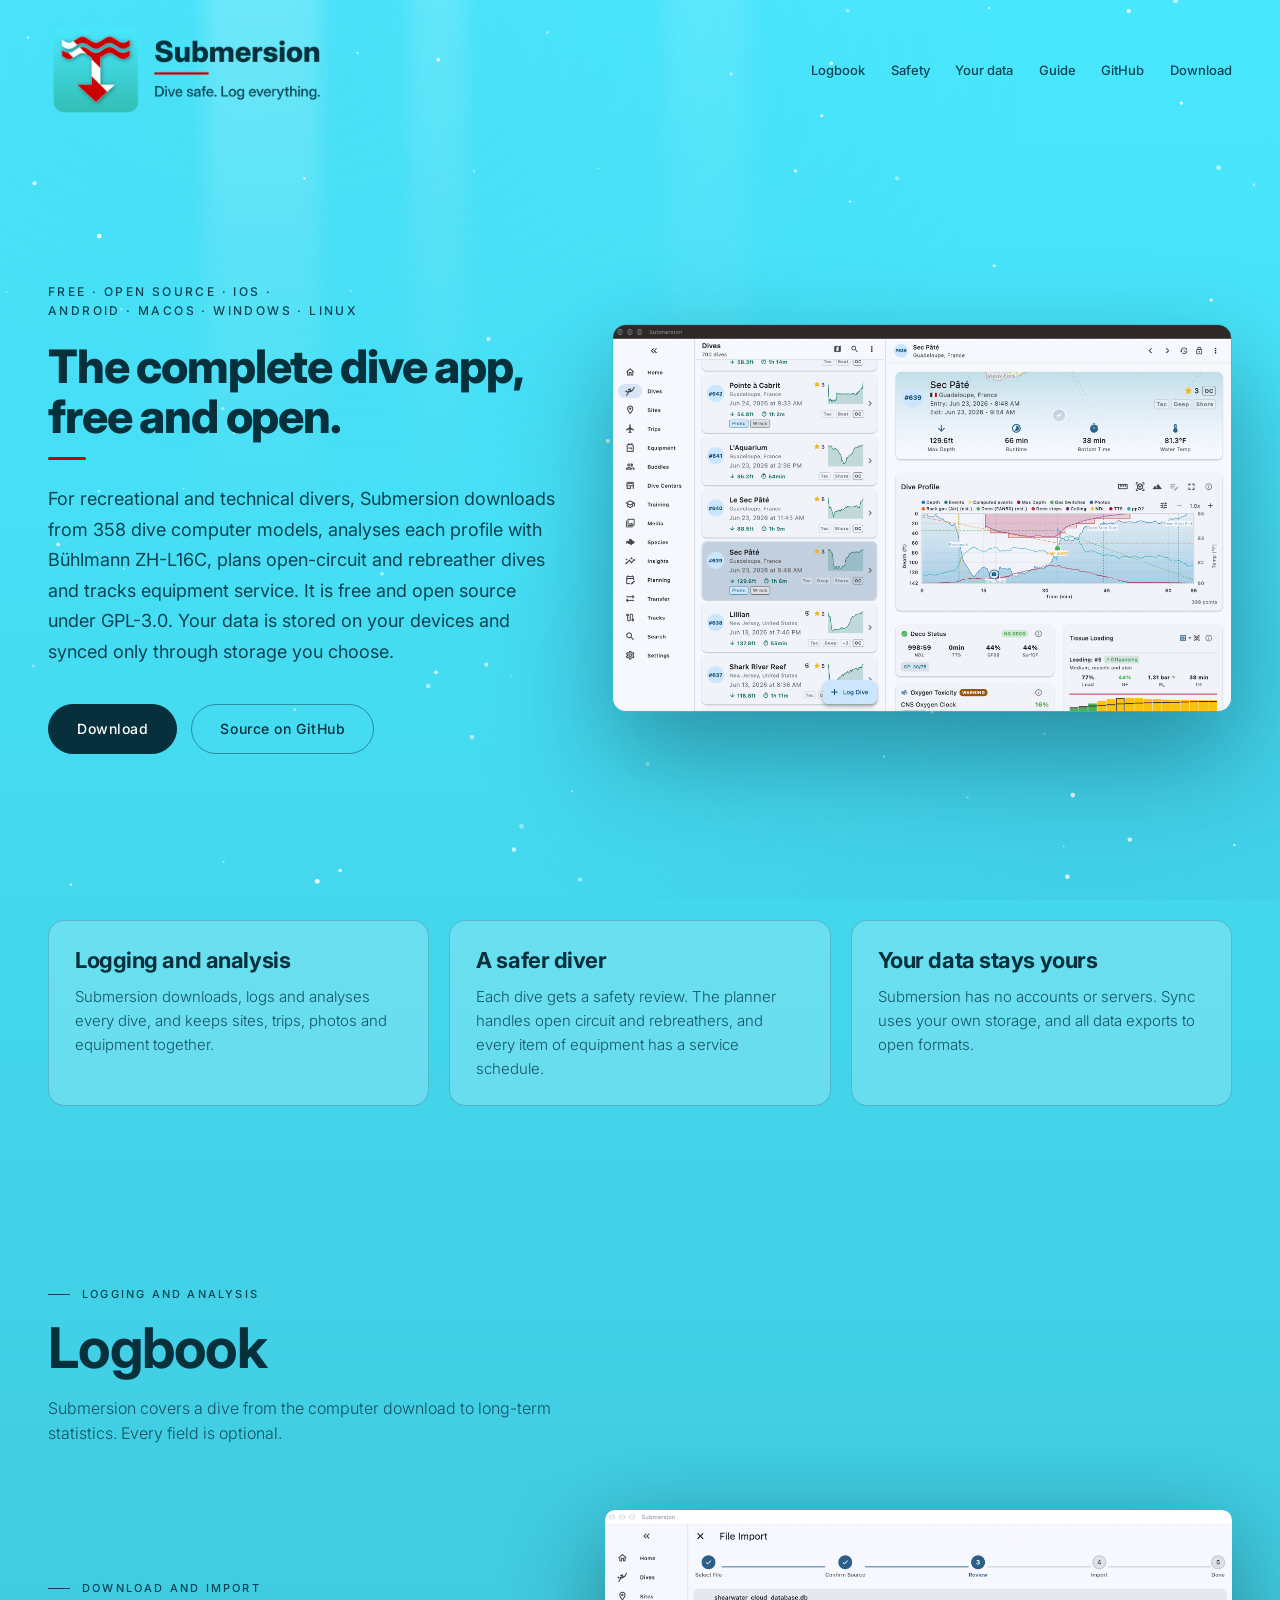
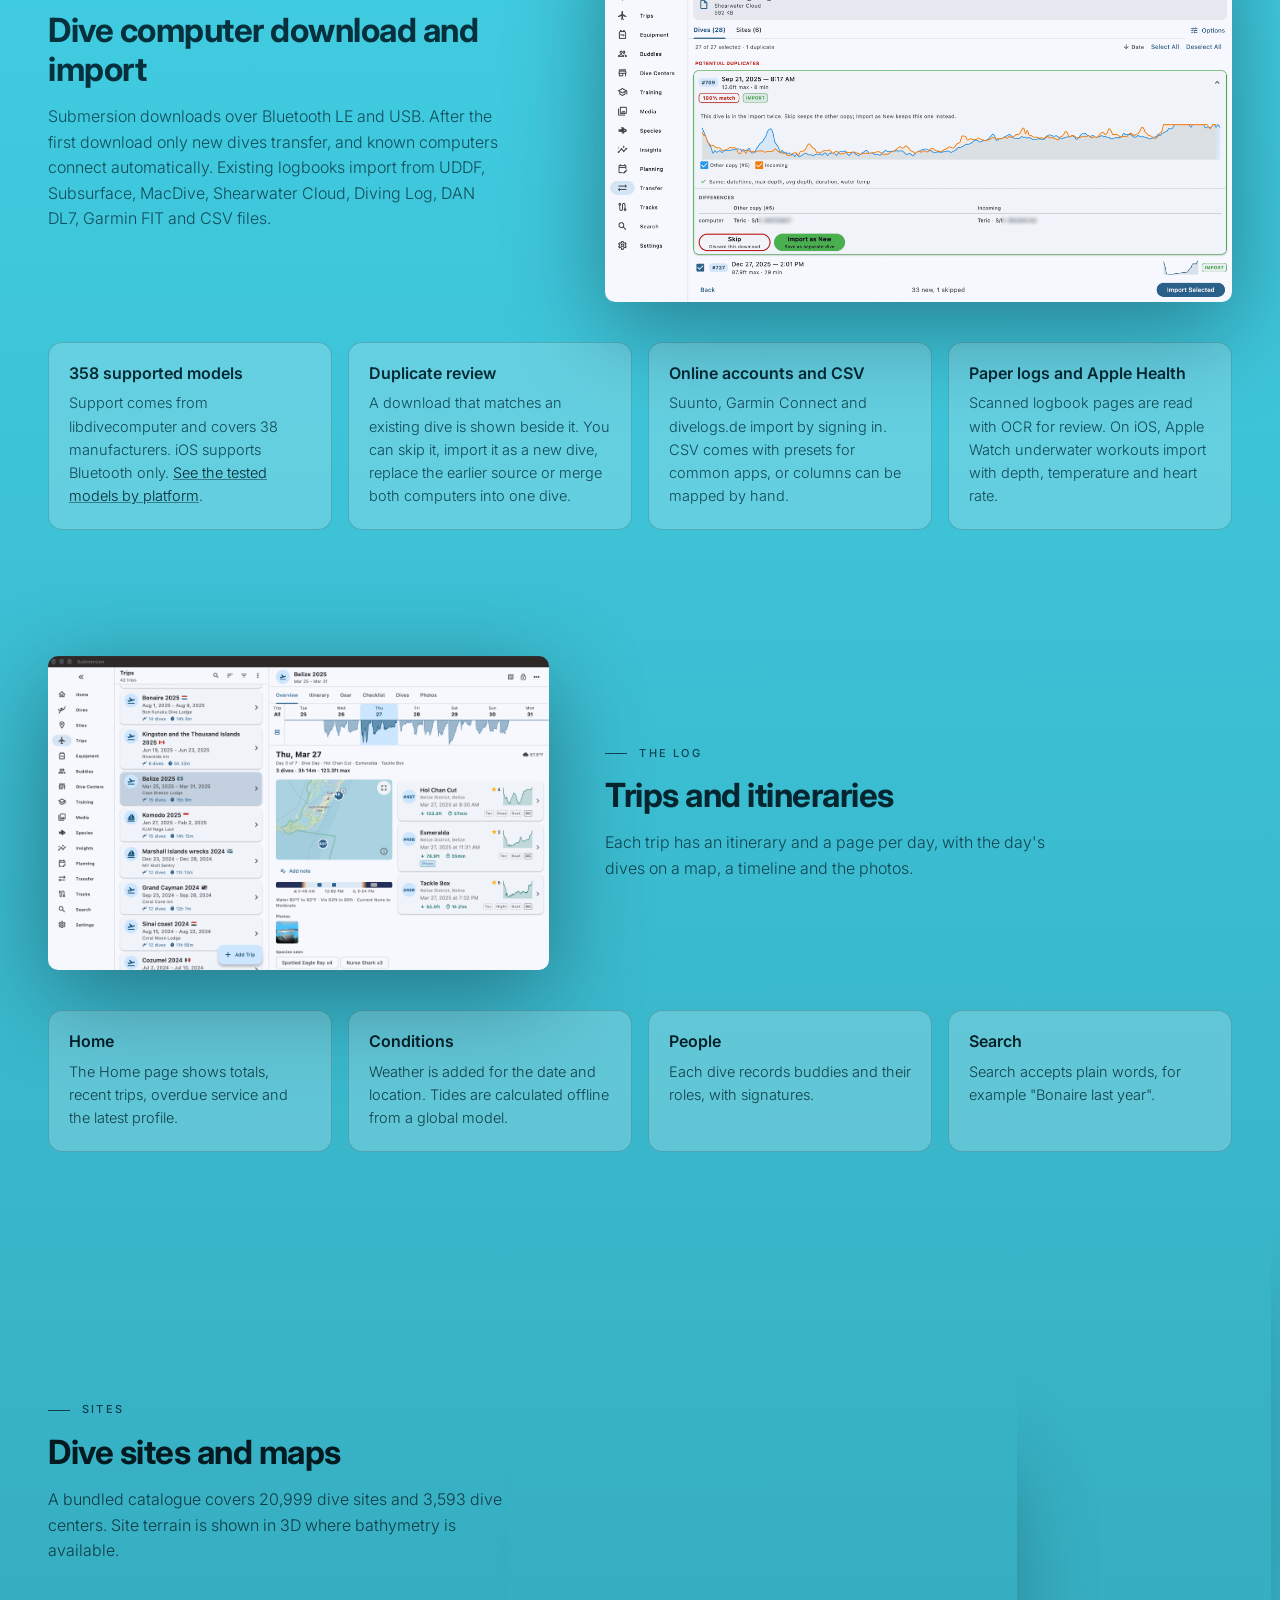
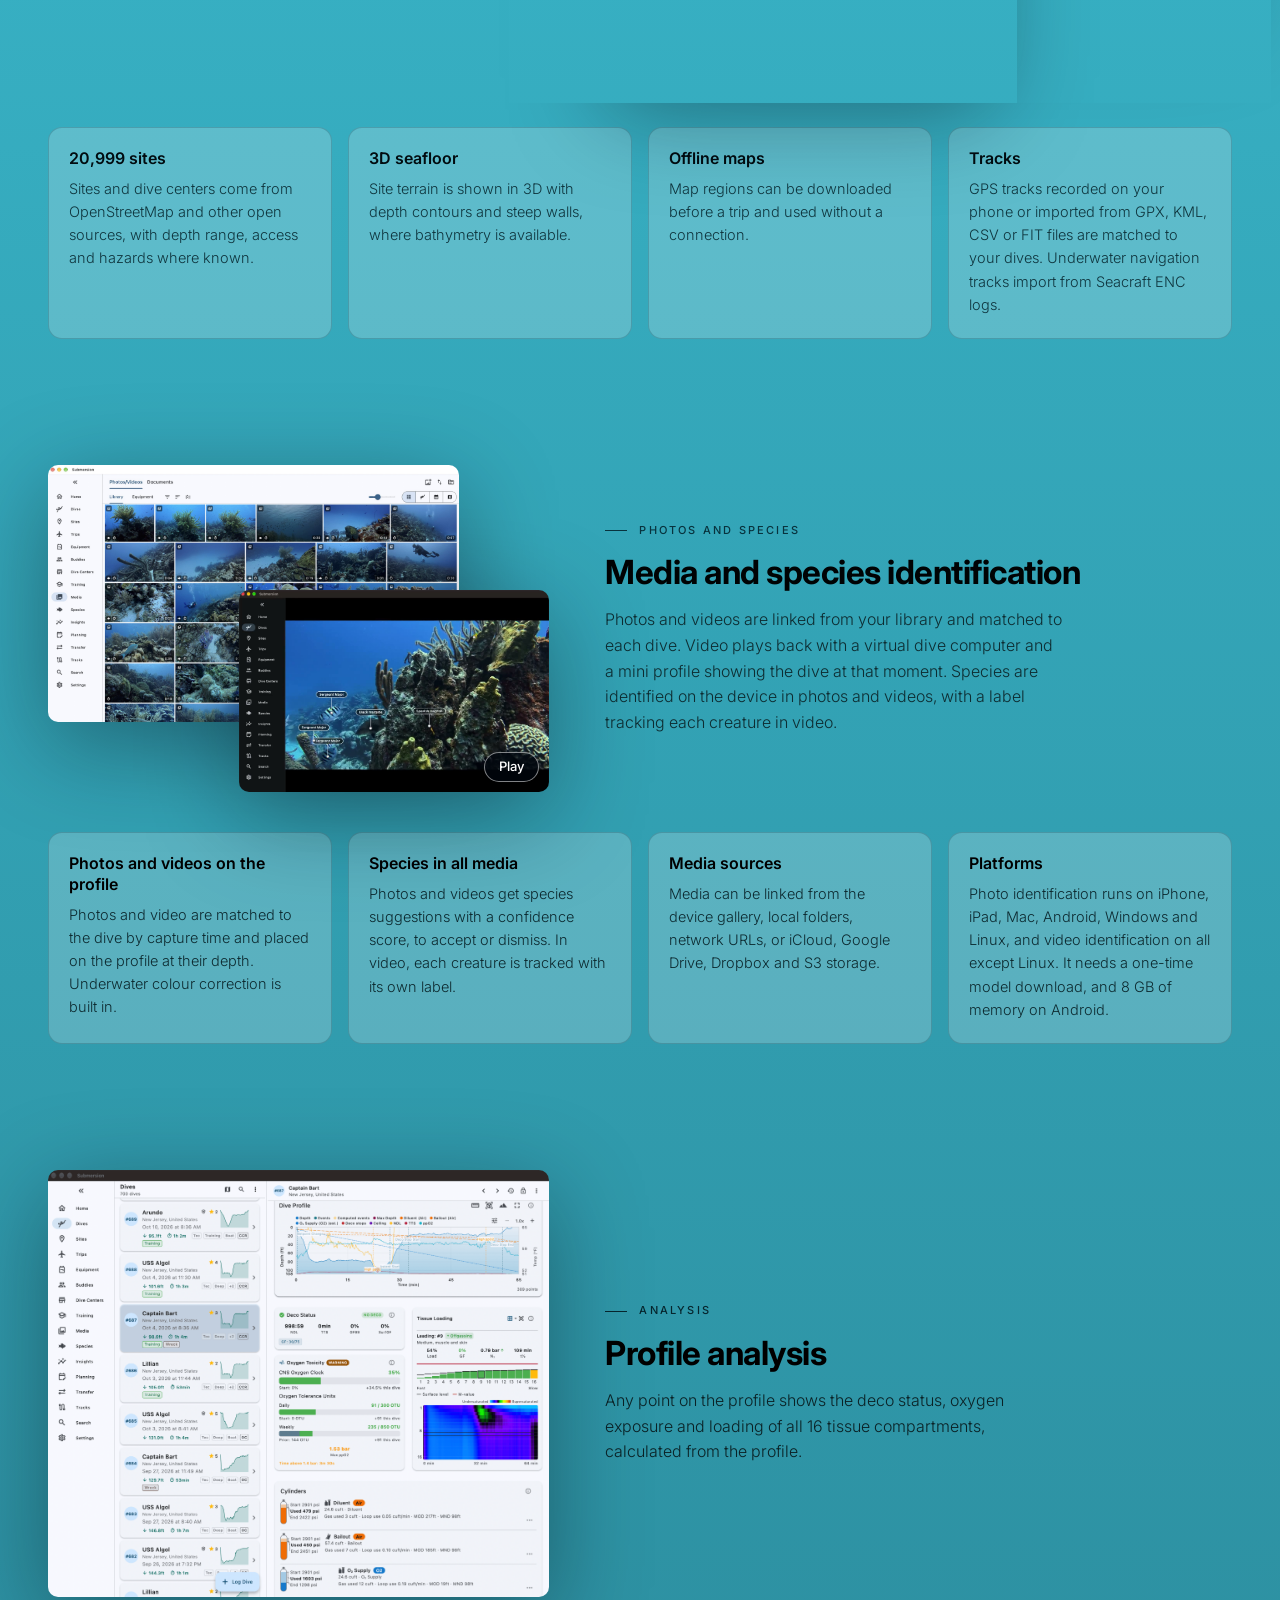
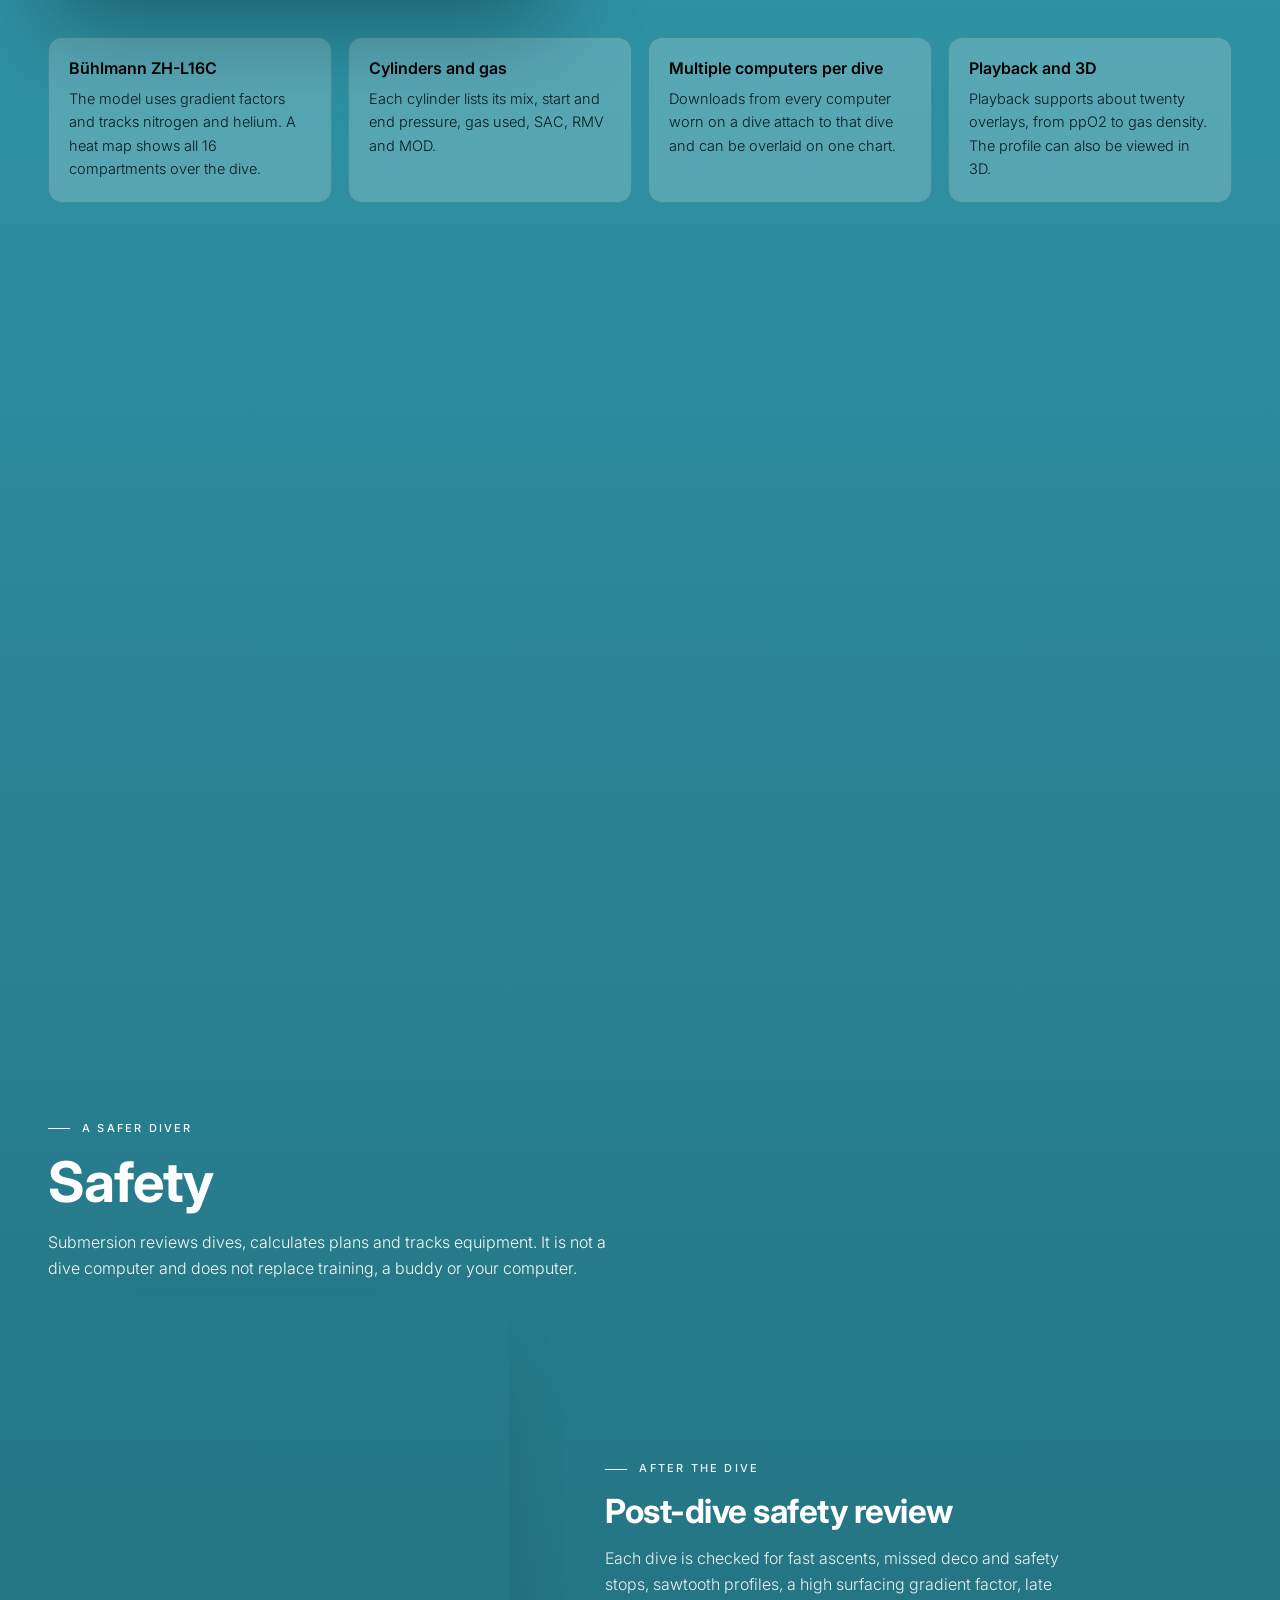
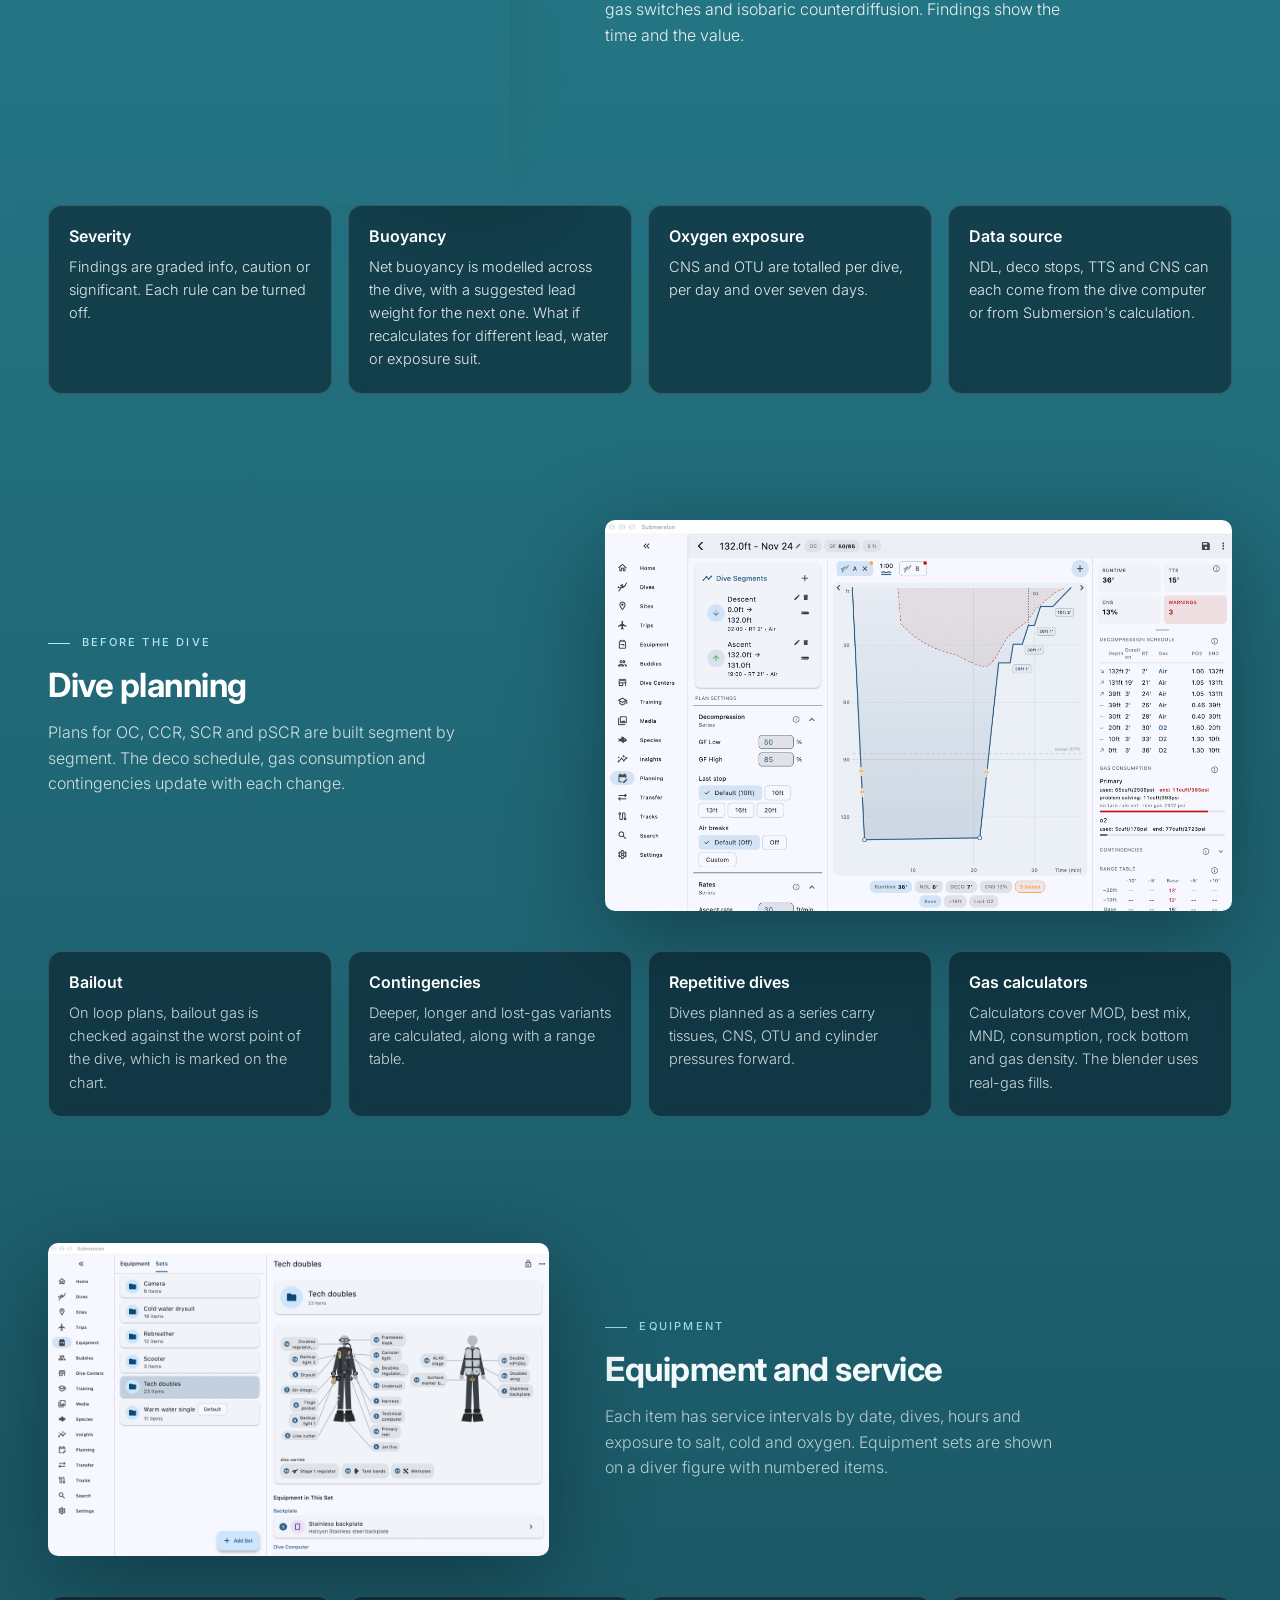
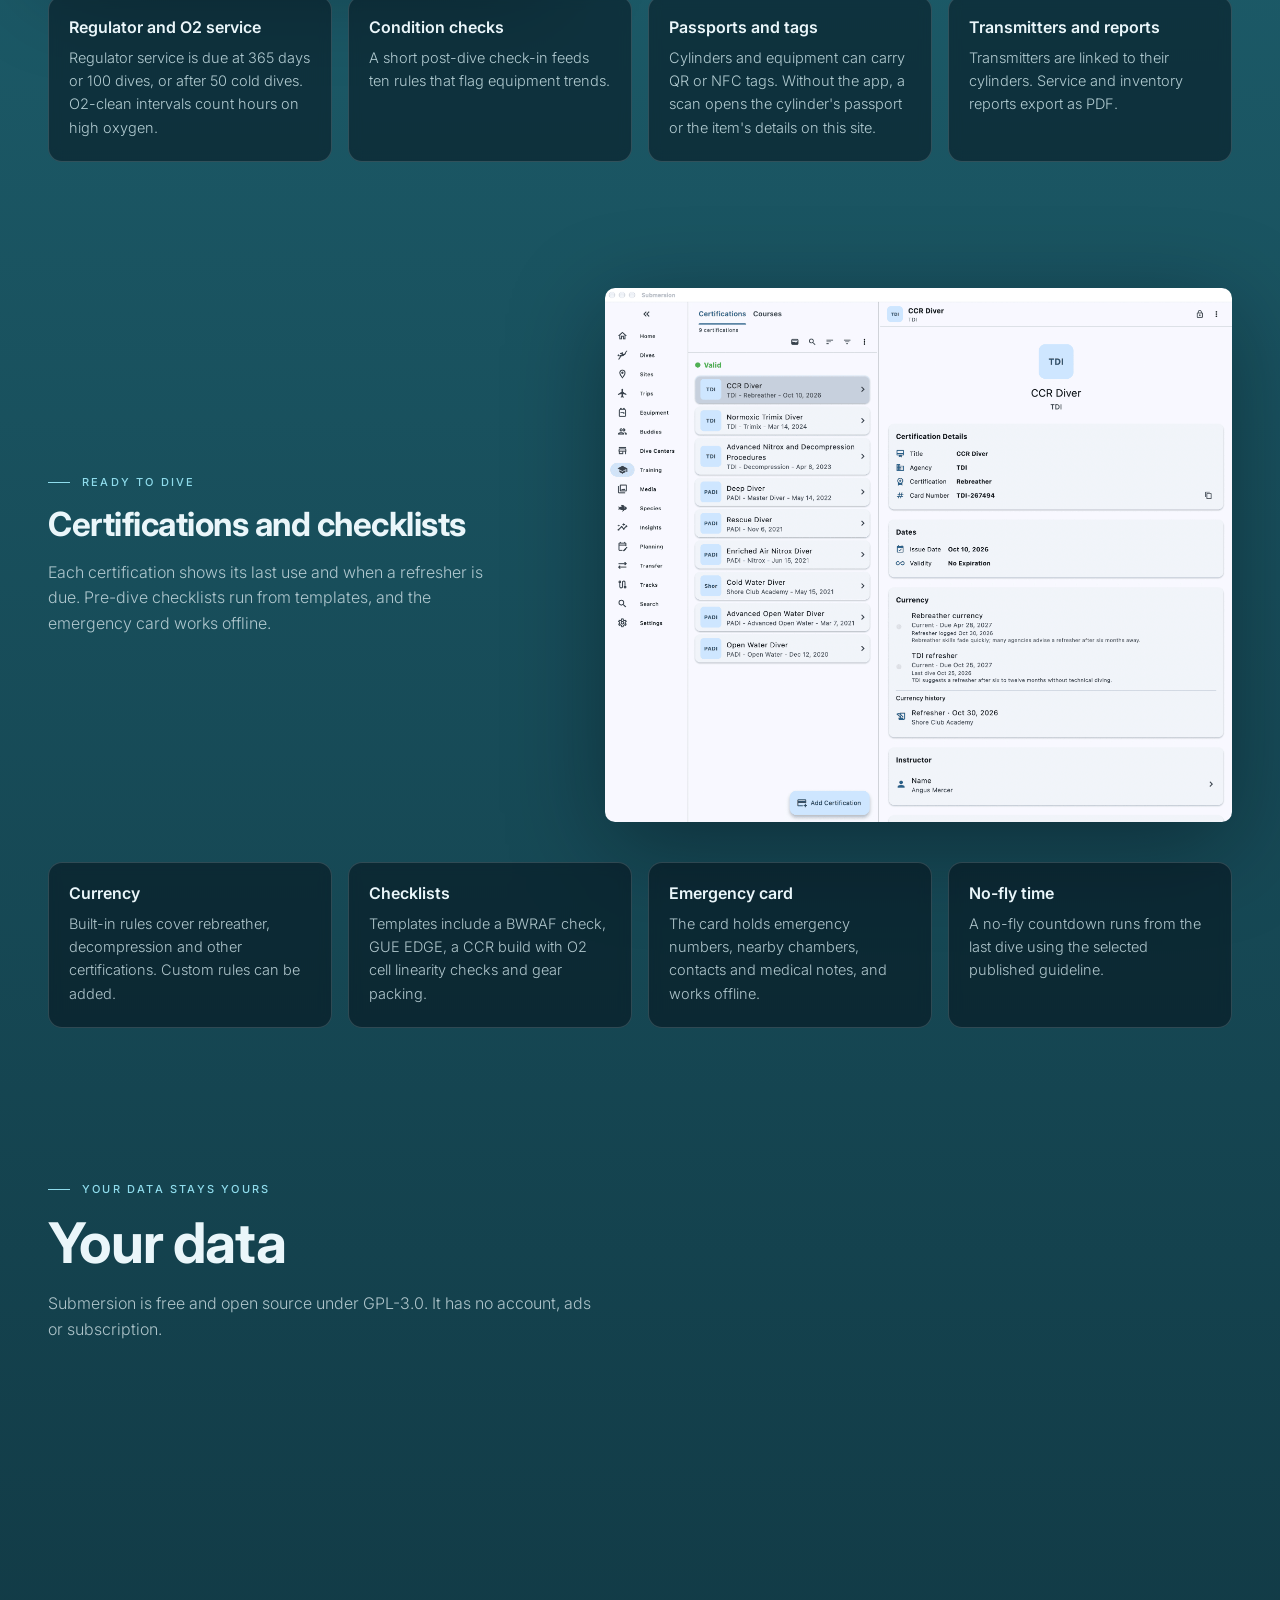
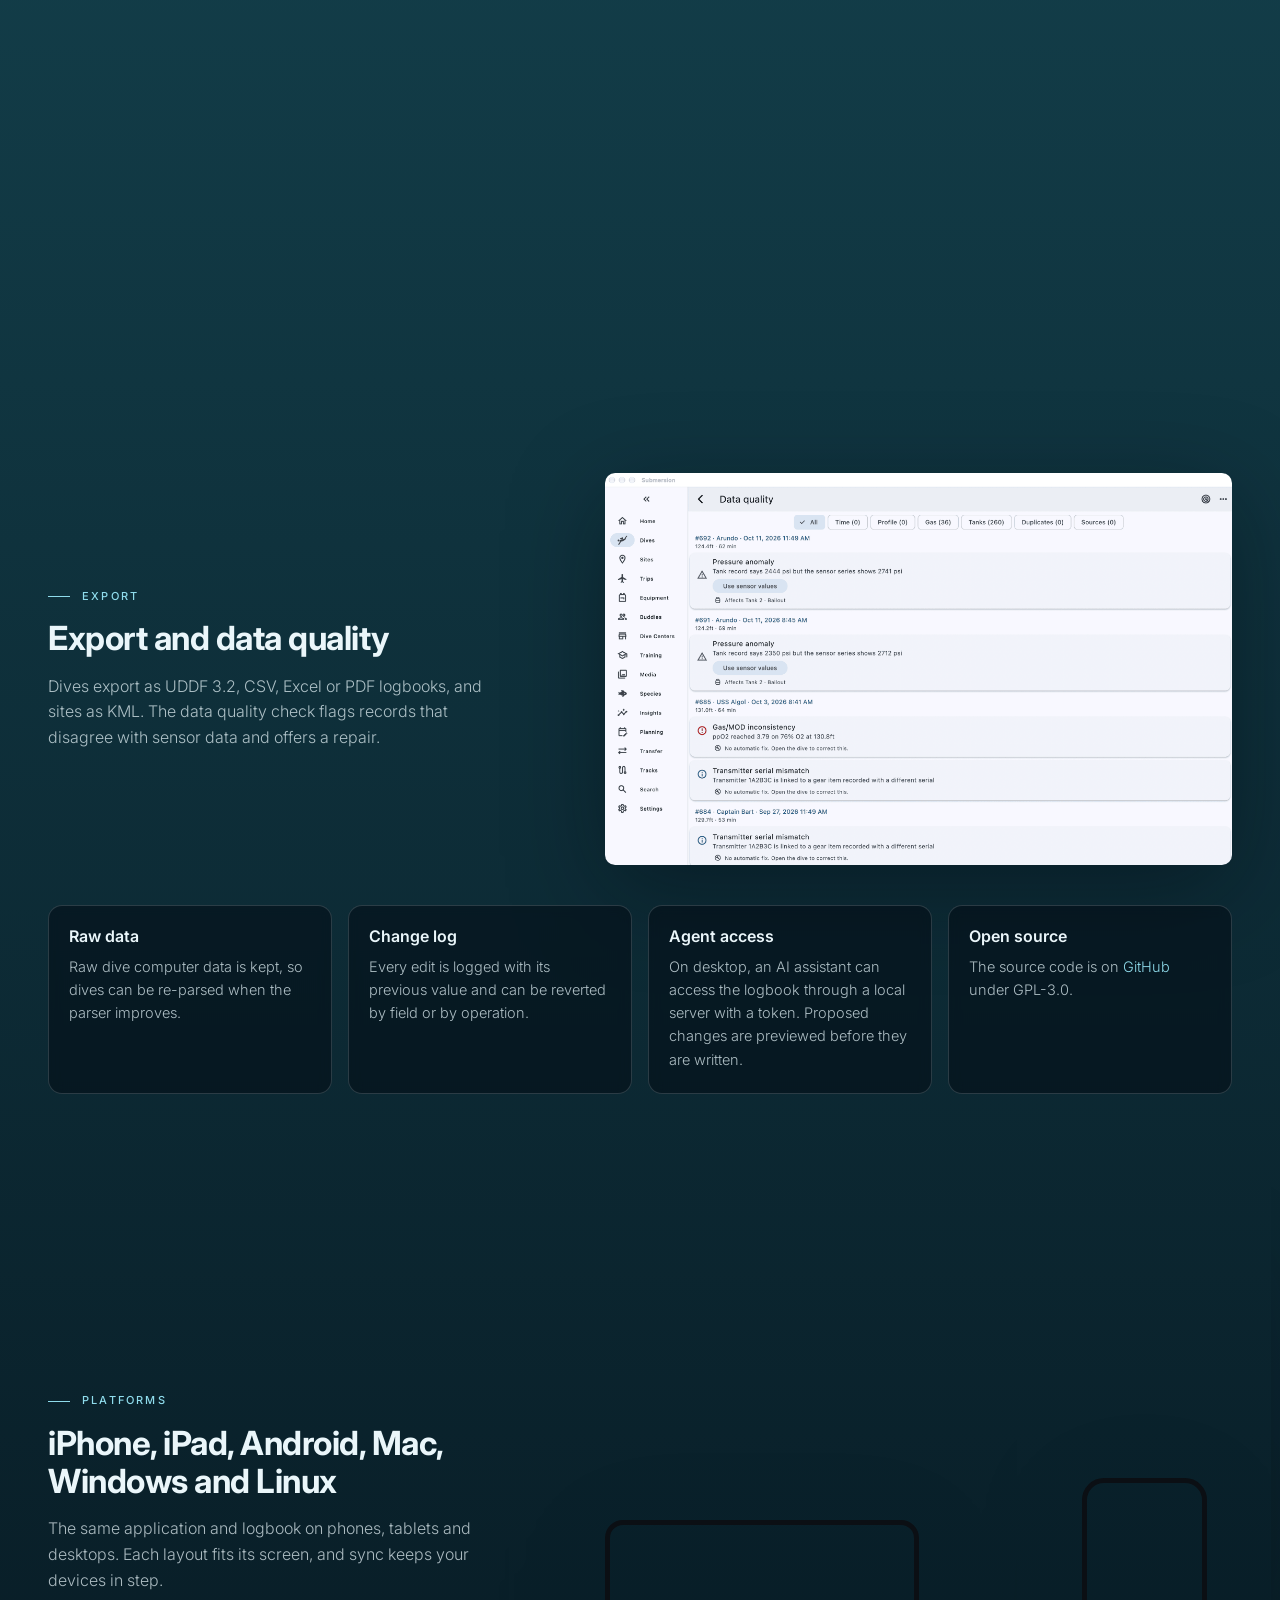
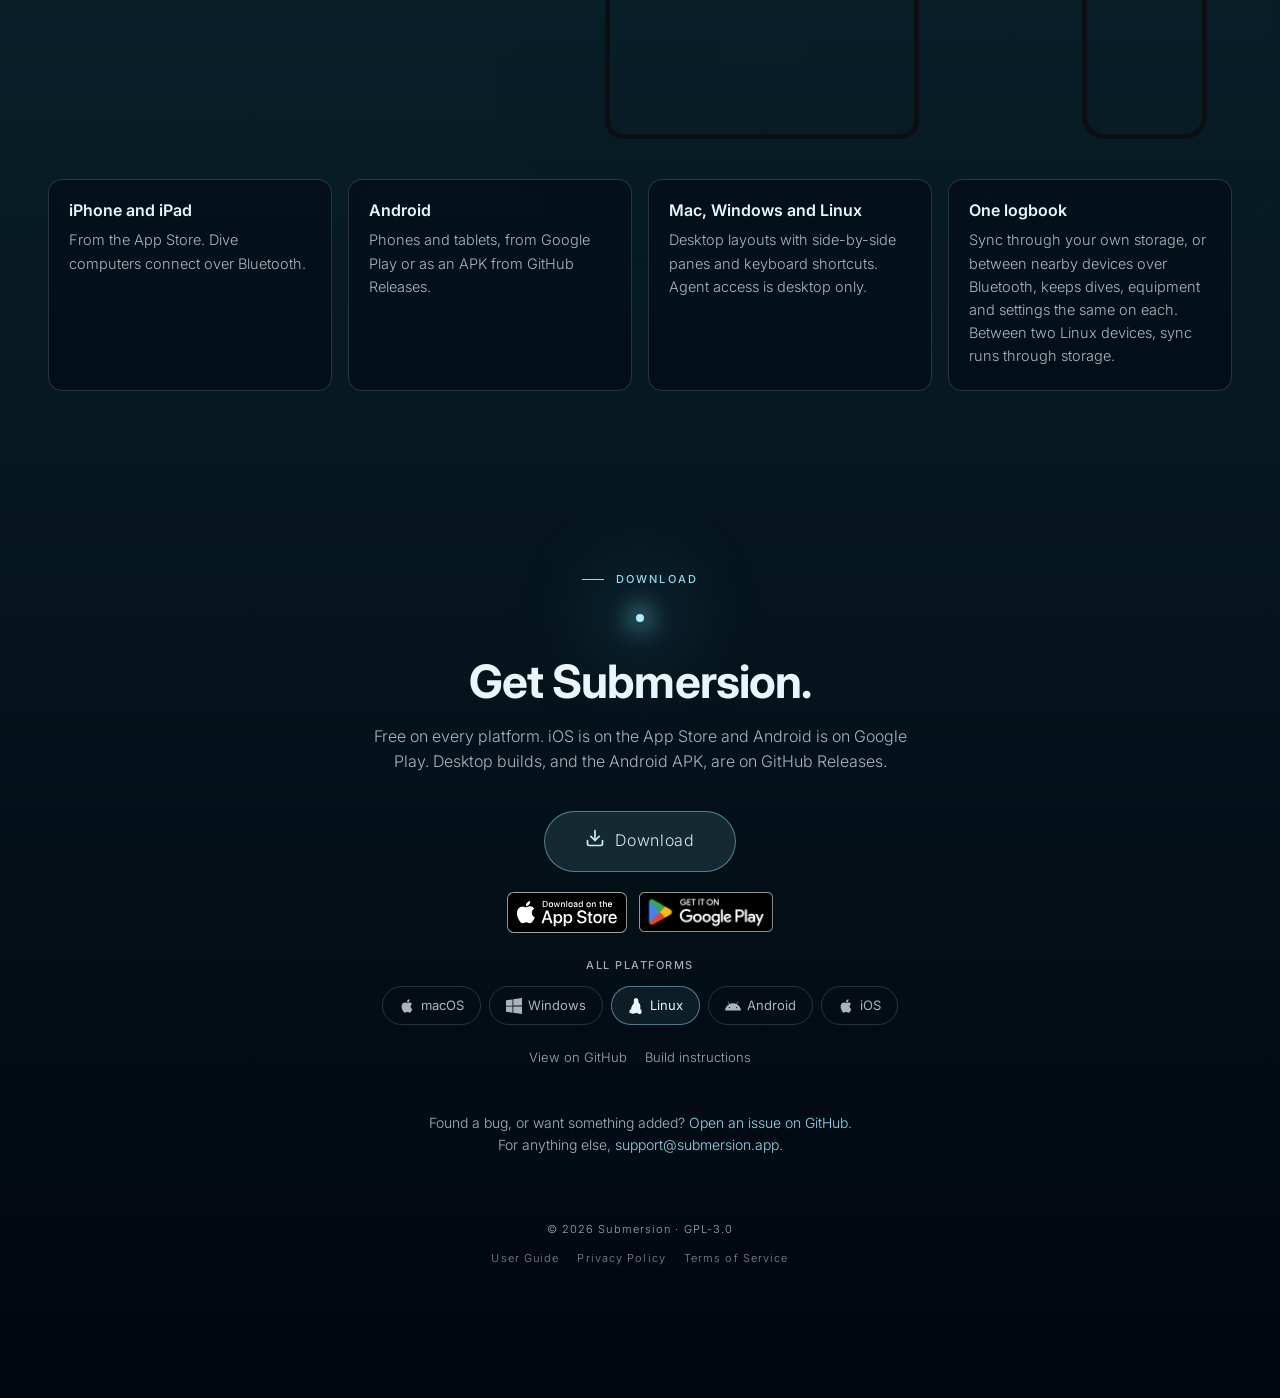
<file: index.html>
<!doctype html>
<html lang="en" class="no-js">
  <head>
    <meta charset="utf-8" />
    <meta name="viewport" content="width=device-width, initial-scale=1" />
    <meta name="color-scheme" content="dark" />
    <meta name="theme-color" content="#49e8ff" />

    <title>Submersion</title>
    <meta
      name="description"
      content="Submersion is a free and open-source dive application for recreational and technical divers. It downloads dive computers, analyses profiles with Bühlmann ZH-L16C, plans open-circuit and rebreather dives and tracks equipment service. It runs on iOS, Android, macOS, Windows and Linux."
    />

    <meta property="og:title" content="Submersion: the complete dive app, free and open" />
    <meta
      property="og:description"
      content="Free and open-source dive application. It downloads from 358 dive computer models, reviews each dive for safety, plans open-circuit and rebreather dives and syncs through your own storage."
    />
    <meta property="og:type" content="website" />
    <meta property="og:url" content="https://submersion.app/" />
    <meta property="og:image" content="https://submersion.app/assets/brand/og-image.png" />
    <meta property="og:image:width" content="1200" />
    <meta property="og:image:height" content="630" />
    <meta property="og:image:alt" content="Submersion: Dive safe. Log everything." />
    <meta name="twitter:card" content="summary_large_image" />

    <link rel="icon" type="image/png" href="assets/favicon.png" />
    <link rel="preconnect" href="https://fonts.googleapis.com" />
    <link rel="preconnect" href="https://fonts.gstatic.com" crossorigin />
    <link
      href="https://fonts.googleapis.com/css2?family=Inter:opsz,wght@14..32,300..800&display=swap"
      rel="stylesheet"
    />
    <link rel="stylesheet" href="styles.css" />
    <link rel="stylesheet" href="home.css" />
  </head>
  <body id="top">
    <a class="skip" href="#content">Skip to content</a>

    <!-- Fixed decorative water column (JS-enhanced; harmless without JS) -->
    <div class="ocean" aria-hidden="true">
      <div class="ocean__haze" data-speed="0.04"></div>
      <!-- Parallax lives on the wrapper; the sway animation on the rays themselves.
           Both set transform, so they must be on different elements. -->
      <div class="ocean__rays" data-speed="0.2">
        <div class="ocean__ray ocean__ray--1"></div>
        <div class="ocean__ray ocean__ray--2"></div>
        <div class="ocean__ray ocean__ray--3"></div>
      </div>
      <div class="ocean__bubbles" data-speed="-0.08">
        <span class="ocean__bubble" style="left: 12%; width: 10px; height: 10px; animation-duration: 16s"></span>
        <span class="ocean__bubble" style="left: 23%; width: 5px; height: 5px; animation-duration: 21s; animation-delay: 4s"></span>
        <span class="ocean__bubble" style="left: 47%; width: 7px; height: 7px; animation-duration: 18s; animation-delay: 9s"></span>
        <span class="ocean__bubble" style="left: 63%; width: 4px; height: 4px; animation-duration: 24s; animation-delay: 2s"></span>
        <span class="ocean__bubble" style="left: 78%; width: 9px; height: 9px; animation-duration: 17s; animation-delay: 12s"></span>
        <span class="ocean__bubble" style="left: 90%; width: 6px; height: 6px; animation-duration: 22s; animation-delay: 6s"></span>
      </div>
      <canvas id="ocean-snow" class="ocean__snow"></canvas>
    </div>

    <header class="surface">
      <nav class="nav" aria-label="Primary">
        <a class="nav__brand" href="#top">
          <img src="assets/brand/lockup-dark.png" alt="Submersion: Dive safe. Log everything." width="278" height="96" decoding="async" />
        </a>
        <div class="nav__links">
          <a href="#dive">Logbook</a>
          <a href="#safety">Safety</a>
          <a href="#data">Your data</a>
          <a class="nav__guide" href="guide/">Guide</a>
          <a href="https://github.com/submersion-app/submersion" target="_blank" rel="noreferrer">GitHub</a>
          <a href="#download">Download</a>
        </div>
      </nav>

      <section class="hero">
        <div class="zone__inner wrap hero__inner">
          <div class="hero__copy">
            <p class="eyebrow">Free&nbsp;· Open source&nbsp;· iOS&nbsp;· Android&nbsp;· macOS&nbsp;· Windows&nbsp;· Linux</p>
            <h1>The complete dive app, free and open.</h1>
            <p class="lead">
              For recreational and technical divers, Submersion downloads from 358 dive computer models, analyses each profile with Bühlmann ZH-L16C, plans open-circuit and rebreather dives and tracks equipment service. It is free and open source under GPL-3.0. Your data is stored on your devices and synced only through storage you choose.
            </p>
            <div class="cta-row">
              <a class="btn" href="#download">Download</a>
              <a class="btn btn--ghost" href="https://github.com/submersion-app/submersion" target="_blank" rel="noreferrer">Source on GitHub</a>
            </div>
          </div>
          <figure class="hero__art">
            <img src="screenshots/dive-detail.png" alt="Submersion on macOS: a 130-foot deco dive in Guadeloupe in the dive list and its details, with the profile showing the deco ceiling and stops, the gas switch to EAN50 and a photo, and the deco status, oxygen and tissue loading cards below" width="2400" height="1500" fetchpriority="high" decoding="async" />
          </figure>
        </div>
      </section>
    </header>

    <main id="content">
      <section class="zone pillars-band" id="why" data-ink="dark">
        <div class="zone__inner wrap">
          <div class="pillars">
            <a class="pillar" href="#dive">
              <h2 class="pillar__title">Logging and analysis</h2>
              <p>Submersion downloads, logs and analyses every dive, and keeps sites, trips, photos and equipment together.</p>
            </a>
            <a class="pillar" href="#safety">
              <h2 class="pillar__title">A safer diver</h2>
              <p>Each dive gets a safety review. The planner handles open circuit and rebreathers, and every item of equipment has a service schedule.</p>
            </a>
            <a class="pillar" href="#data">
              <h2 class="pillar__title">Your data stays yours</h2>
              <p>Submersion has no accounts or servers. Sync uses your own storage, and all data exports to open formats.</p>
            </a>
          </div>
        </div>
      </section>

      <!-- Act 1: logbook -->
      <section class="act" id="dive">
        <div class="zone__inner wrap act__head" data-ink="dark">
          <p class="zone__tag">Logging and analysis</p>
          <h2>Logbook</h2>
          <p class="zone__intro">Submersion covers a dive from the computer download to long-term statistics. Every field is optional.</p>
        </div>

        <section class="zone" id="computer" data-ink="dark">
          <div class="zone__inner wrap">
            <div class="feature-row">
              <div class="feature-text">
                <p class="zone__tag">Download and import</p>
                <h3>Dive computer download and import</h3>
                <p>Submersion downloads over Bluetooth LE and USB. After the first download only new dives transfer, and known computers connect automatically. Existing logbooks import from UDDF, Subsurface, MacDive, Shearwater Cloud, Diving Log, DAN DL7, Garmin FIT and CSV files.</p>
              </div>
              <figure class="feature-visual">
                <img class="showcase-img" src="screenshots/duplicate-review.png" alt="The import review step: a downloaded dive that matches one already in the logbook, both profiles overlaid, a 100% match, what is the same and what differs, and the choice to skip it or import it as new" width="2400" height="1500" loading="lazy" decoding="async" />
              </figure>
            </div>
            <div class="feature-cards">
              <article class="feature-card">
                <h4>358 supported models</h4>
                <p>Support comes from libdivecomputer and covers 38 manufacturers. iOS supports Bluetooth only. <a href="/computers/">See the tested models by platform</a>.</p>
              </article>
              <article class="feature-card">
                <h4>Duplicate review</h4>
                <p>A download that matches an existing dive is shown beside it. You can skip it, import it as a new dive, replace the earlier source or merge both computers into one dive.</p>
              </article>
              <article class="feature-card">
                <h4>Online accounts and CSV</h4>
                <p>Suunto, Garmin Connect and divelogs.de import by signing in. CSV comes with presets for common apps, or columns can be mapped by hand.</p>
              </article>
              <article class="feature-card">
                <h4>Paper logs and Apple Health</h4>
                <p>Scanned logbook pages are read with OCR for review. On iOS, Apple Watch underwater workouts import with depth, temperature and heart rate.</p>
              </article>
            </div>
          </div>
        </section>

        <section class="zone" id="log" data-ink="dark">
          <span id="screens"></span>
          <div class="zone__inner wrap">
            <div class="feature-row feature-row--reverse">
              <div class="feature-text">
                <p class="zone__tag">The log</p>
                <h3>Trips and itineraries</h3>
                <p>Each trip has an itinerary and a page per day, with the day's dives on a map, a timeline and the photos.</p>
              </div>
              <figure class="feature-visual">
                <img class="showcase-img" src="screenshots/trip-day.png" alt="A trip's day page: three dives on a map, the day's timeline from sunrise to sunset, water conditions, a photo and the species seen that day" width="2400" height="1500" loading="lazy" decoding="async" />
              </figure>
            </div>
            <div class="feature-cards">
              <article class="feature-card">
                <h4>Home</h4>
                <p>The Home page shows totals, recent trips, overdue service and the latest profile.</p>
              </article>
              <article class="feature-card">
                <h4>Conditions</h4>
                <p>Weather is added for the date and location. Tides are calculated offline from a global model.</p>
              </article>
              <article class="feature-card">
                <h4>People</h4>
                <p>Each dive records buddies and their roles, with signatures.</p>
              </article>
              <article class="feature-card">
                <h4>Search</h4>
                <p>Search accepts plain words, for example "Bonaire last year".</p>
              </article>
            </div>
          </div>
        </section>

        <section class="zone" id="sites" data-ink="dark">
          <div class="zone__inner wrap">
            <div class="feature-row">
              <div class="feature-text">
                <p class="zone__tag">Sites</p>
                <h3>Dive sites and maps</h3>
                <p>A bundled catalogue covers 20,999 dive sites and 3,593 dive centers. Site terrain is shown in 3D where bathymetry is available.</p>
              </div>
              <figure class="feature-visual feature-visual--pair feature-visual--inset-left">
                <img class="showcase-img" src="screenshots/site-map.png" alt="The site map: the dive site list beside a map of Bonaire with catalogue sites clustered along the coast and a heat map of the sites dived" width="2400" height="1500" loading="lazy" decoding="async" />
                <img class="showcase-img" src="screenshots/seascape.png" alt="The seafloor around a dive site in 3D from EMODnet bathymetry, seen from the sea toward the shore, with depth contours stepping down past 2,000 feet" width="2400" height="1500" loading="lazy" decoding="async" />
              </figure>
            </div>
            <div class="feature-cards">
              <article class="feature-card">
                <h4>20,999 sites</h4>
                <p>Sites and dive centers come from OpenStreetMap and other open sources, with depth range, access and hazards where known.</p>
              </article>
              <article class="feature-card">
                <h4>3D seafloor</h4>
                <p>Site terrain is shown in 3D with depth contours and steep walls, where bathymetry is available.</p>
              </article>
              <article class="feature-card">
                <h4>Offline maps</h4>
                <p>Map regions can be downloaded before a trip and used without a connection.</p>
              </article>
              <article class="feature-card">
                <h4>Tracks</h4>
                <p>GPS tracks recorded on your phone or imported from GPX, KML, CSV or FIT files are matched to your dives. Underwater navigation tracks import from Seacraft ENC logs.</p>
              </article>
            </div>
          </div>
        </section>

        <section class="zone" id="media" data-ink="dark">
          <div class="zone__inner wrap">
            <div class="feature-row feature-row--reverse">
              <div class="feature-text">
                <p class="zone__tag">Photos and species</p>
                <h3>Media and species identification</h3>
                <p>Photos and videos are linked from your library and matched to each dive. Video plays back with a virtual dive computer and a mini profile showing the dive at that moment. Species are identified on the device in photos and videos, with a label tracking each creature in video.</p>
              </div>
              <figure class="feature-visual feature-visual--pair">
                <img class="showcase-img" src="screenshots/media-browser.jpg" alt="The media library: a grid of reef photos and video clips from a dive trip, with durations on the videos" width="2400" height="1500" loading="lazy" decoding="async" />
                <video class="showcase-img" src="screenshots/video-species.mp4" poster="screenshots/video-species.jpg" width="1600" height="1038" muted loop playsinline preload="none" data-play-in-view aria-label="Submersion playing a reef video, with species labels following the fish: Sergeant Majors, Black margate and Spanish Hogfish"></video>
                <button class="clip-toggle" type="button" data-clip-toggle aria-pressed="false" hidden>Pause</button>
              </figure>
            </div>
            <div class="feature-cards">
              <article class="feature-card">
                <h4>Photos and videos on the profile</h4>
                <p>Photos and video are matched to the dive by capture time and placed on the profile at their depth. Underwater colour correction is built in.</p>
              </article>
              <article class="feature-card">
                <h4>Species in all media</h4>
                <p>Photos and videos get species suggestions with a confidence score, to accept or dismiss. In video, each creature is tracked with its own label.</p>
              </article>
              <article class="feature-card">
                <h4>Media sources</h4>
                <p>Media can be linked from the device gallery, local folders, network URLs, or iCloud, Google Drive, Dropbox and S3 storage.</p>
              </article>
              <article class="feature-card">
                <h4>Platforms</h4>
                <p>Photo identification runs on iPhone, iPad, Mac, Android, Windows and Linux, and video identification on all except Linux. It needs a one-time model download, and 8 GB of memory on Android.</p>
              </article>
            </div>
          </div>
        </section>

        <section class="zone" id="analyze" data-ink="dark">
          <span id="features"></span>
          <div class="zone__inner wrap">
            <div class="feature-row feature-row--reverse">
              <div class="feature-text">
                <p class="zone__tag">Analysis</p>
                <h3>Profile analysis</h3>
                <p>Any point on the profile shows the deco status, oxygen exposure and loading of all 16 tissue compartments, calculated from the profile.</p>
              </div>
              <figure class="feature-visual">
                <img class="showcase-img" src="screenshots/tissue-cylinders.png" alt="A rebreather dive's details: the profile, deco status, an oxygen toxicity warning, tissue loading with its heat map, and the diluent, bailout and oxygen cylinders" width="2400" height="2047" loading="lazy" decoding="async" />
              </figure>
            </div>
            <div class="feature-cards">
              <article class="feature-card">
                <h4>Bühlmann ZH-L16C</h4>
                <p>The model uses gradient factors and tracks nitrogen and helium. A heat map shows all 16 compartments over the dive.</p>
              </article>
              <article class="feature-card">
                <h4>Cylinders and gas</h4>
                <p>Each cylinder lists its mix, start and end pressure, gas used, SAC, RMV and MOD.</p>
              </article>
              <article class="feature-card">
                <h4>Multiple computers per dive</h4>
                <p>Downloads from every computer worn on a dive attach to that dive and can be overlaid on one chart.</p>
              </article>
              <article class="feature-card">
                <h4>Playback and 3D</h4>
                <p>Playback supports about twenty overlays, from ppO2 to gas density. The profile can also be viewed in 3D.</p>
              </article>
            </div>
          </div>
        </section>

        <section class="zone" id="insights" data-ink="dark">
          <div class="zone__inner wrap">
            <div class="feature-row">
              <div class="feature-text">
                <p class="zone__tag">Insights</p>
                <h3>Statistics and connections</h3>
                <p>Twelve pages of statistics cover depth and time trends, air consumption and conditions. Connections maps how sites, trips, equipment, species and buddies relate.</p>
              </div>
              <figure class="feature-visual feature-visual--pair">
                <img class="showcase-img" src="screenshots/insights-connections.png" alt="Connections with the trips and people preset: a diver at the centre linked to their trips and the buddies on each" width="2400" height="1500" loading="lazy" decoding="async" />
                <img class="showcase-img" src="screenshots/insights-progression.png" alt="Insights, Progression: maximum depth and runtime for 700 dives from 2020 to 2026, each with a rolling average" width="2400" height="1500" loading="lazy" decoding="async" />
              </figure>
            </div>
            <div class="feature-cards">
              <article class="feature-card">
                <h4>Progression</h4>
                <p>Maximum depth, runtime and bottom time are charted per dive with a rolling average.</p>
              </article>
              <article class="feature-card">
                <h4>Connections</h4>
                <p>There are nine built-in maps, such as trips and people or sites by species. Any site, buddy or item of equipment can be placed at the centre.</p>
              </article>
              <article class="feature-card">
                <h4>Observations</h4>
                <p>Observations note changes such as dives getting deeper or longer than the previous year.</p>
              </article>
              <article class="feature-card">
                <h4>Records</h4>
                <p>Personal records such as the deepest and longest dives have their own page.</p>
              </article>
            </div>
          </div>
        </section>
      </section>

      <!-- Act 2: a safer diver -->
      <section class="act" id="safety">
        <div class="zone__inner wrap act__head">
          <p class="zone__tag">A safer diver</p>
          <h2>Safety</h2>
          <p class="zone__intro">Submersion reviews dives, calculates plans and tracks equipment. It is not a dive computer and does not replace training, a buddy or your computer.</p>
        </div>

        <section class="zone" id="review">
          <div class="zone__inner wrap">
            <div class="feature-row feature-row--reverse">
              <div class="feature-text">
                <p class="zone__tag">After the dive</p>
                <h3>Post-dive safety review</h3>
                <p>Each dive is checked for fast ascents, missed deco and safety stops, sawtooth profiles, a high surfacing gradient factor, late gas switches and isobaric counterdiffusion. Findings show the time and the value.</p>
              </div>
              <figure class="feature-visual feature-visual--pair">
                <img class="showcase-img" src="screenshots/safety-review.png" alt="A trimix rebreather dive with its safety review listing two isobaric counterdiffusion findings, marked on the profile, beside a critical oxygen toxicity card and tissue loading for nitrogen and helium" width="2400" height="2047" loading="lazy" decoding="async" />
                <img class="showcase-img showcase-img--card" src="screenshots/buoyancy.png" alt="The buoyancy card: the pull of gear, lead, body, suit and cylinders, net buoyancy from start to final stop, and the lead suggested for next time from the last eleven dives" width="753" height="1859" loading="lazy" decoding="async" />
              </figure>
            </div>
            <div class="feature-cards">
              <article class="feature-card">
                <h4>Severity</h4>
                <p>Findings are graded info, caution or significant. Each rule can be turned off.</p>
              </article>
              <article class="feature-card">
                <h4>Buoyancy</h4>
                <p>Net buoyancy is modelled across the dive, with a suggested lead weight for the next one. What if recalculates for different lead, water or exposure suit.</p>
              </article>
              <article class="feature-card">
                <h4>Oxygen exposure</h4>
                <p>CNS and OTU are totalled per dive, per day and over seven days.</p>
              </article>
              <article class="feature-card">
                <h4>Data source</h4>
                <p>NDL, deco stops, TTS and CNS can each come from the dive computer or from Submersion's calculation.</p>
              </article>
            </div>
          </div>
        </section>

        <section class="zone" id="plan">
          <div class="zone__inner wrap">
            <div class="feature-row">
              <div class="feature-text">
                <p class="zone__tag">Before the dive</p>
                <h3>Dive planning</h3>
                <p>Plans for OC, CCR, SCR and pSCR are built segment by segment. The deco schedule, gas consumption and contingencies update with each change.</p>
              </div>
              <figure class="feature-visual">
                <img class="showcase-img" src="screenshots/planner.png" alt="A two-dive plan to 132 feet: segments and decompression settings, the profile with its ceiling and stops, the decompression schedule, gas consumption, warnings and the range table" width="2400" height="1500" loading="lazy" decoding="async" />
              </figure>
            </div>
            <div class="feature-cards">
              <article class="feature-card">
                <h4>Bailout</h4>
                <p>On loop plans, bailout gas is checked against the worst point of the dive, which is marked on the chart.</p>
              </article>
              <article class="feature-card">
                <h4>Contingencies</h4>
                <p>Deeper, longer and lost-gas variants are calculated, along with a range table.</p>
              </article>
              <article class="feature-card">
                <h4>Repetitive dives</h4>
                <p>Dives planned as a series carry tissues, CNS, OTU and cylinder pressures forward.</p>
              </article>
              <article class="feature-card">
                <h4>Gas calculators</h4>
                <p>Calculators cover MOD, best mix, MND, consumption, rock bottom and gas density. The blender uses real-gas fills.</p>
              </article>
            </div>
          </div>
        </section>

        <section class="zone" id="gear">
          <div class="zone__inner wrap">
            <div class="feature-row feature-row--reverse">
              <div class="feature-text">
                <p class="zone__tag">Equipment</p>
                <h3>Equipment and service</h3>
                <p>Each item has service intervals by date, dives, hours and exposure to salt, cold and oxygen. Equipment sets are shown on a diver figure with numbered items.</p>
              </div>
              <figure class="feature-visual">
                <img class="showcase-img" src="screenshots/gear-figure.png" alt="A technical diving equipment set drawn on a diver figure, front and back, with 23 numbered items including double HP100 cylinders, a stage, lights and regulators" width="2400" height="1500" loading="lazy" decoding="async" />
              </figure>
            </div>
            <div class="feature-cards">
              <article class="feature-card">
                <h4>Regulator and O2 service</h4>
                <p>Regulator service is due at 365 days or 100 dives, or after 50 cold dives. O2-clean intervals count hours on high oxygen.</p>
              </article>
              <article class="feature-card">
                <h4>Condition checks</h4>
                <p>A short post-dive check-in feeds ten rules that flag equipment trends.</p>
              </article>
              <article class="feature-card">
                <h4>Passports and tags</h4>
                <p>Cylinders and equipment can carry QR or NFC tags. Without the app, a scan opens the cylinder's passport or the item's details on this site.</p>
              </article>
              <article class="feature-card">
                <h4>Transmitters and reports</h4>
                <p>Transmitters are linked to their cylinders. Service and inventory reports export as PDF.</p>
              </article>
            </div>
          </div>
        </section>

        <section class="zone" id="ready">
          <div class="zone__inner wrap">
            <div class="feature-row">
              <div class="feature-text">
                <p class="zone__tag">Ready to dive</p>
                <h3>Certifications and checklists</h3>
                <p>Each certification shows its last use and when a refresher is due. Pre-dive checklists run from templates, and the emergency card works offline.</p>
              </div>
              <figure class="feature-visual">
                <img class="showcase-img" src="screenshots/ready.png" alt="A CCR certification with its currency: rebreather currency and a TDI refresher, each current with its due date, and the last refresher" width="2400" height="2047" loading="lazy" decoding="async" />
              </figure>
            </div>
            <div class="feature-cards">
              <article class="feature-card">
                <h4>Currency</h4>
                <p>Built-in rules cover rebreather, decompression and other certifications. Custom rules can be added.</p>
              </article>
              <article class="feature-card">
                <h4>Checklists</h4>
                <p>Templates include a BWRAF check, GUE EDGE, a CCR build with O2 cell linearity checks and gear packing.</p>
              </article>
              <article class="feature-card">
                <h4>Emergency card</h4>
                <p>The card holds emergency numbers, nearby chambers, contacts and medical notes, and works offline.</p>
              </article>
              <article class="feature-card">
                <h4>No-fly time</h4>
                <p>A no-fly countdown runs from the last dive using the selected published guideline.</p>
              </article>
            </div>
          </div>
        </section>
      </section>

      <!-- Act 3: your data -->
      <section class="act" id="data">
        <div class="zone__inner wrap act__head">
          <p class="zone__tag">Your data stays yours</p>
          <h2>Your data</h2>
          <p class="zone__intro">Submersion is free and open source under GPL-3.0. It has no account, ads or subscription.</p>
        </div>

        <section class="zone" id="storage">
          <div class="zone__inner wrap">
            <div class="feature-row feature-row--reverse">
              <div class="feature-text">
                <p class="zone__tag">Storage</p>
                <h3>Storage and sync</h3>
                <p>Data is stored on your devices. Sync runs through Google Drive, Dropbox, S3, WebDAV or Git, or iCloud on iPhone and iPad, with optional end-to-end encryption.</p>
              </div>
              <figure class="feature-visual">
                <img class="showcase-img" src="screenshots/sync-storage.png" alt="Sync between devices, connected to S3-compatible storage on Cloudflare R2: sync complete, with automatic sync, nearby Bluetooth sync, sync at launch and on return, and encryption settings" width="2400" height="1500" loading="lazy" decoding="async" />
              </figure>
            </div>
            <div class="feature-cards">
              <article class="feature-card">
                <h4>Nearby devices</h4>
                <p>Paired devices sync over Bluetooth without a cloud service. Two Linux devices cannot find each other this way and sync through storage instead.</p>
              </article>
              <article class="feature-card">
                <h4>Encryption</h4>
                <p>The database can be encrypted at rest, and the app locked with a password, Face ID, Touch ID or Windows Hello.</p>
              </article>
              <article class="feature-card">
                <h4>Backups</h4>
                <p>A backup is made before every database upgrade. Scheduled backups can go to a folder or cloud storage, optionally encrypted.</p>
              </article>
              <article class="feature-card">
                <h4>Photos</h4>
                <p>Photos and videos are linked from your library or folders, not copied.</p>
              </article>
            </div>
          </div>
        </section>

        <section class="zone" id="open">
          <div class="zone__inner wrap">
            <div class="feature-row">
              <div class="feature-text">
                <p class="zone__tag">Export</p>
                <h3>Export and data quality</h3>
                <p>Dives export as UDDF 3.2, CSV, Excel or PDF logbooks, and sites as KML. The data quality check flags records that disagree with sensor data and offers a repair.</p>
              </div>
              <figure class="feature-visual">
                <img class="showcase-img" src="screenshots/data-quality.png" alt="The data quality inbox: pressure records that disagree with the sensor data, each with a fix, a gas and MOD inconsistency, and transmitter serial mismatches" width="2400" height="1500" loading="lazy" decoding="async" />
              </figure>
            </div>
            <div class="feature-cards">
              <article class="feature-card">
                <h4>Raw data</h4>
                <p>Raw dive computer data is kept, so dives can be re-parsed when the parser improves.</p>
              </article>
              <article class="feature-card">
                <h4>Change log</h4>
                <p>Every edit is logged with its previous value and can be reverted by field or by operation.</p>
              </article>
              <article class="feature-card">
                <h4>Agent access</h4>
                <p>On desktop, an AI assistant can access the logbook through a local server with a token. Proposed changes are previewed before they are written.</p>
              </article>
              <article class="feature-card">
                <h4>Open source</h4>
                <p>The source code is on <a href="https://github.com/submersion-app/submersion" target="_blank" rel="noreferrer">GitHub</a> under GPL-3.0.</p>
              </article>
            </div>
          </div>
        </section>
      </section>

      <section class="zone" id="platforms">
        <div class="zone__inner wrap">
          <div class="feature-row">
            <div class="feature-text">
              <p class="zone__tag">Platforms</p>
              <h3>iPhone, iPad, Android, Mac, Windows and Linux</h3>
              <p>The same application and logbook on phones, tablets and desktops. Each layout fits its screen, and sync keeps your devices in step.</p>
            </div>
            <figure class="feature-visual feature-visual--devices">
              <img class="showcase-img" src="screenshots/platform-mac.png" alt="Submersion on a Mac: the dive list beside a wreck dive's details, with its profile, deco status and tissue loading" width="2400" height="1500" loading="lazy" decoding="async" />
              <img class="showcase-img showcase-img--device" src="screenshots/platform-ipad.png" alt="The same dive on an iPad in landscape, with the dive list beside its details and profile" width="1600" height="1103" loading="lazy" decoding="async" />
              <img class="showcase-img showcase-img--device" src="screenshots/platform-iphone.png" alt="The same dive on an iPhone, with its summary and profile" width="720" height="1565" loading="lazy" decoding="async" />
            </figure>
          </div>
          <div class="feature-cards">
            <article class="feature-card">
              <h4>iPhone and iPad</h4>
              <p>From the App Store. Dive computers connect over Bluetooth.</p>
            </article>
            <article class="feature-card">
              <h4>Android</h4>
              <p>Phones and tablets, from Google Play or as an APK from GitHub Releases.</p>
            </article>
            <article class="feature-card">
              <h4>Mac, Windows and Linux</h4>
              <p>Desktop layouts with side-by-side panes and keyboard shortcuts. Agent access is desktop only.</p>
            </article>
            <article class="feature-card">
              <h4>One logbook</h4>
              <p>Sync through your own storage, or between nearby devices over Bluetooth, keeps dives, equipment and settings the same on each. Between two Linux devices, sync runs through storage.</p>
            </article>
          </div>
        </div>
      </section>

      <section class="zone abyss" id="download">
        <div class="zone__inner wrap">
          <span id="support"></span>
          <p class="zone__tag">Download</p>
          <div class="orb" aria-hidden="true"></div>
          <h2>Get Submersion.</h2>
          <p class="zone__intro">
            Free on every platform. iOS is on the App Store and Android is on Google Play. Desktop
            builds, and the Android APK, are on GitHub Releases.
          </p>

          <a
            id="download-primary"
            class="btn download__primary"
            href="https://github.com/submersion-app/submersion/releases"
            target="_blank"
            rel="noreferrer"
          >
            <span id="download-primary-icon"></span>
            <span>
              <span id="download-primary-label">Download</span>
              <small id="download-primary-meta" class="download__version"></small>
            </span>
          </a>

          <p class="download__count" id="download-count" hidden>
            <a href="downloads/"><strong id="download-count-number"></strong> downloads from GitHub</a>
          </p>

          <div class="download__stores" id="download-stores">
            <a
              class="download__store"
              href="https://apps.apple.com/us/app/submersion-dive-log/id6757456915"
              target="_blank"
              rel="noreferrer"
            >
              <img src="assets/app-store-badge.svg" alt="Download on the App Store" width="120" height="40" loading="lazy" decoding="async" />
            </a>
            <a
              class="download__store"
              href="https://play.google.com/store/apps/details?id=app.submersion"
              target="_blank"
              rel="noreferrer"
            >
              <img src="assets/google-play-badge.png" alt="Get it on Google Play" width="134" height="40" loading="lazy" decoding="async" />
            </a>
          </div>

          <div class="download__secondary" id="download-secondary">
            <p class="download__secondary-label">All platforms</p>
            <div class="download__platforms" id="download-platforms"></div>
          </div>

          <div class="download__fallback">
            <a href="https://github.com/submersion-app/submersion" target="_blank" rel="noreferrer">View on GitHub</a>
            <a href="https://github.com/submersion-app/submersion#quick-start" target="_blank" rel="noreferrer">Build instructions</a>
          </div>

          <p class="download__support">
            Found a bug, or want something added?
            <a href="https://github.com/submersion-app/submersion/issues" target="_blank" rel="noreferrer">Open an issue on GitHub</a>.
            For anything else, <a href="mailto:support@submersion.app">support@submersion.app</a>.
          </p>

          <footer class="footer">
            © <span data-year></span> Submersion · GPL-3.0
            <div class="footer__links">
              <a href="guide/">User Guide</a>
              <a href="privacy/">Privacy Policy</a>
              <a href="terms/">Terms of Service</a>
            </div>
          </footer>
        </div>
      </section>
    </main>

    <script src="script.js" defer></script>
    <script src="ocean.js" defer></script>
    <script type="module" src="downloads/home-line.js"></script>
  </body>
</html>
</file>
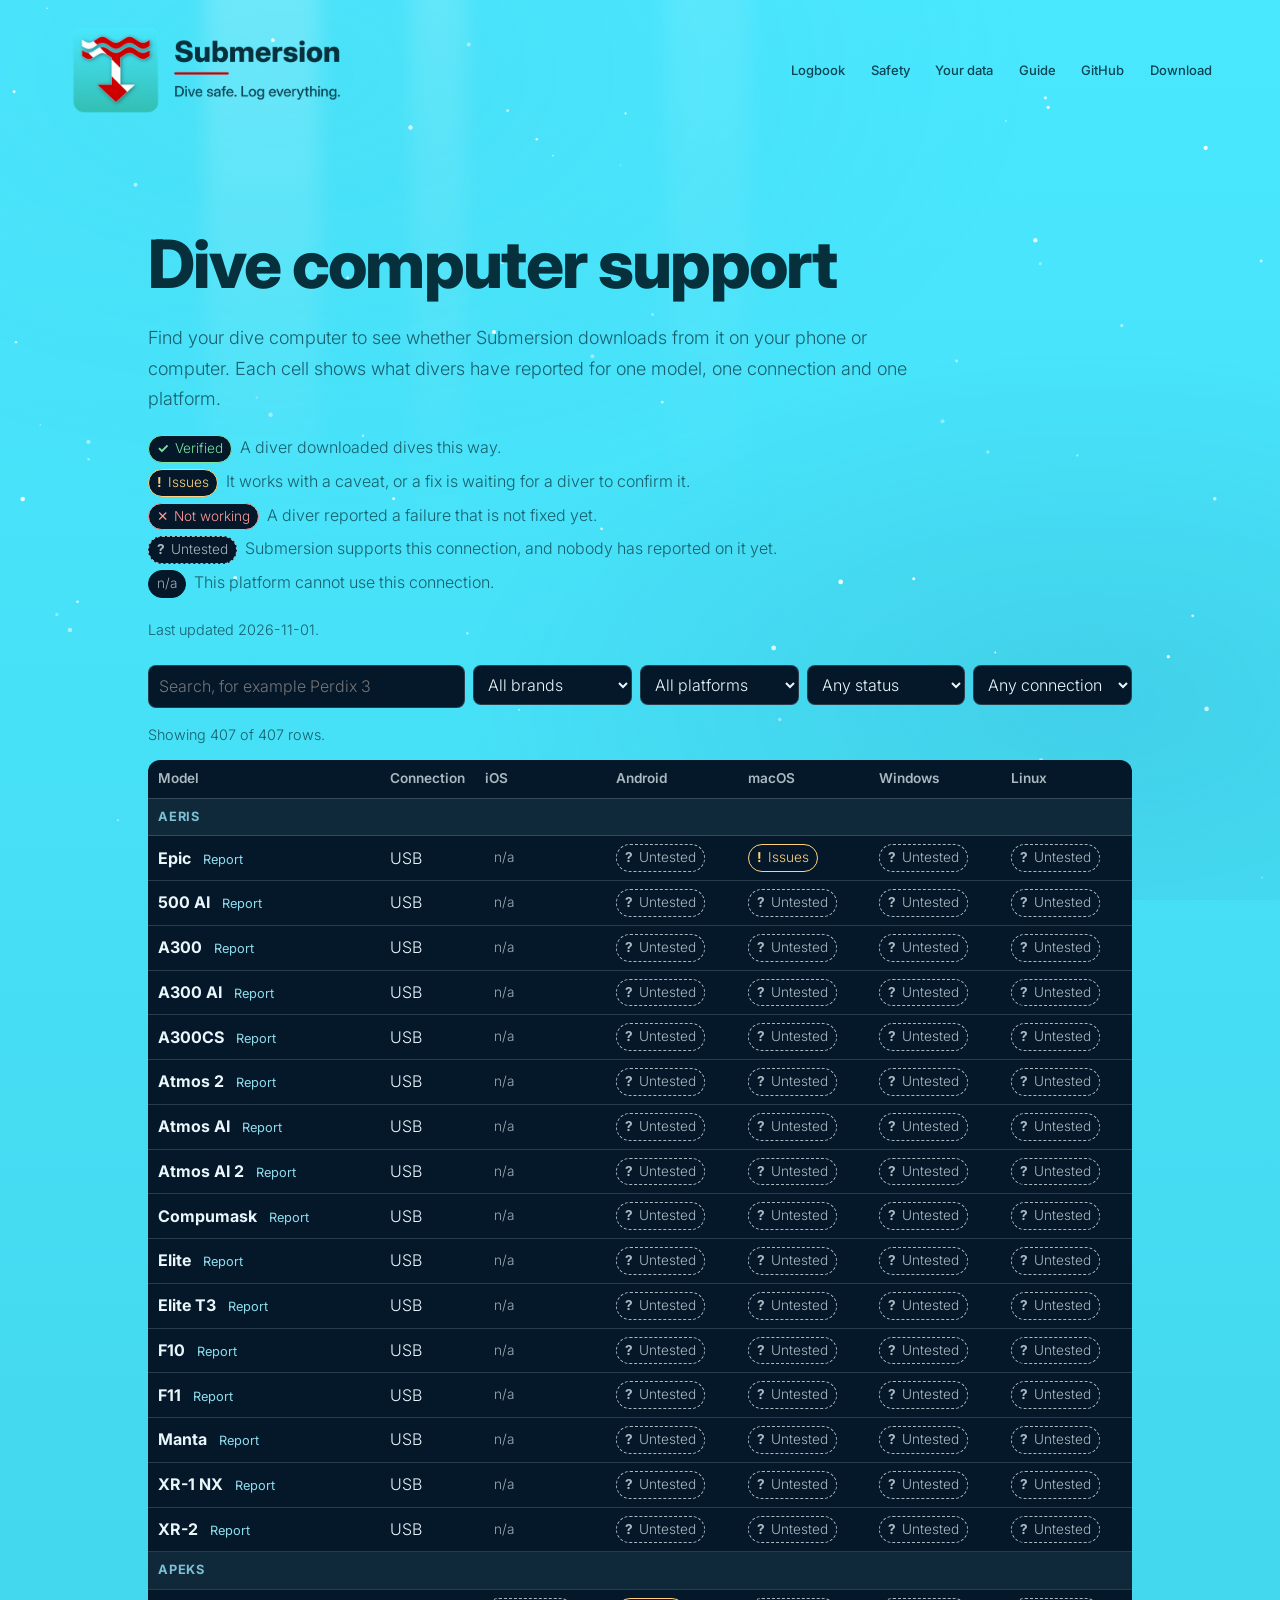
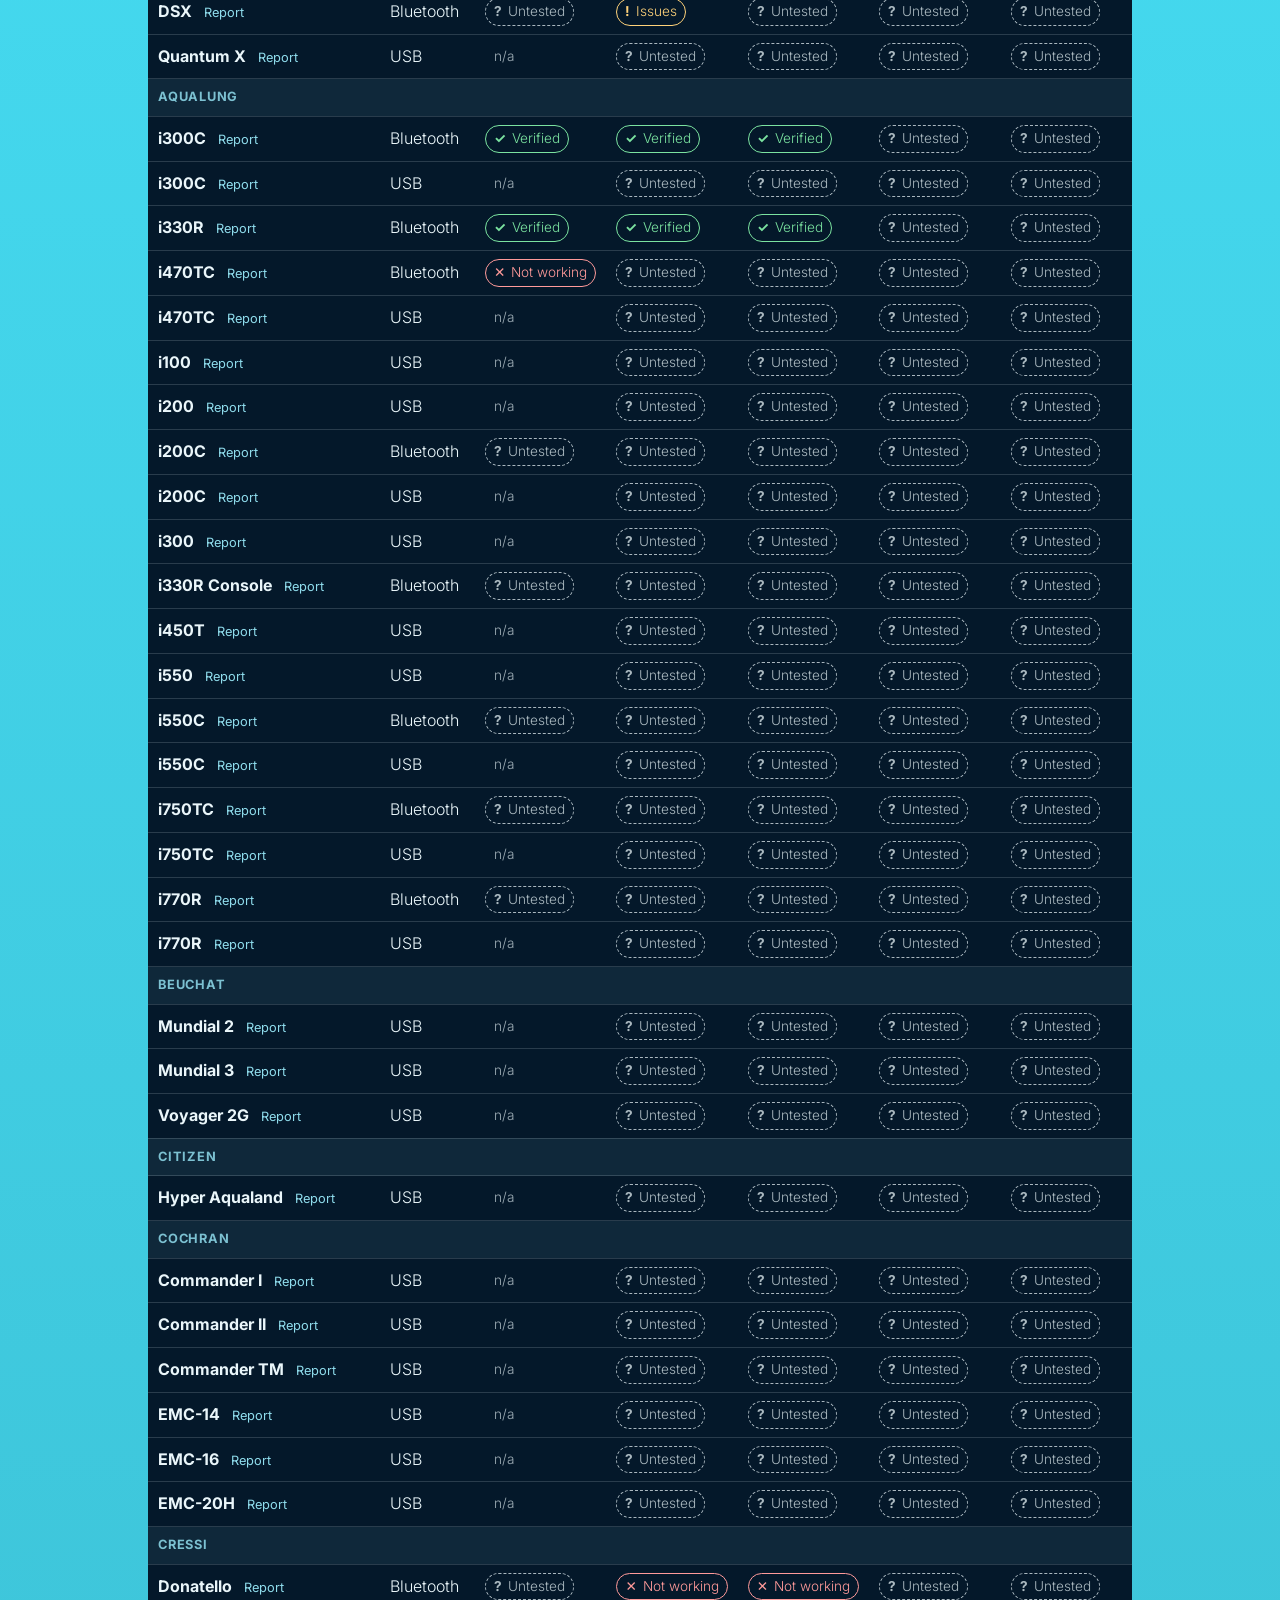
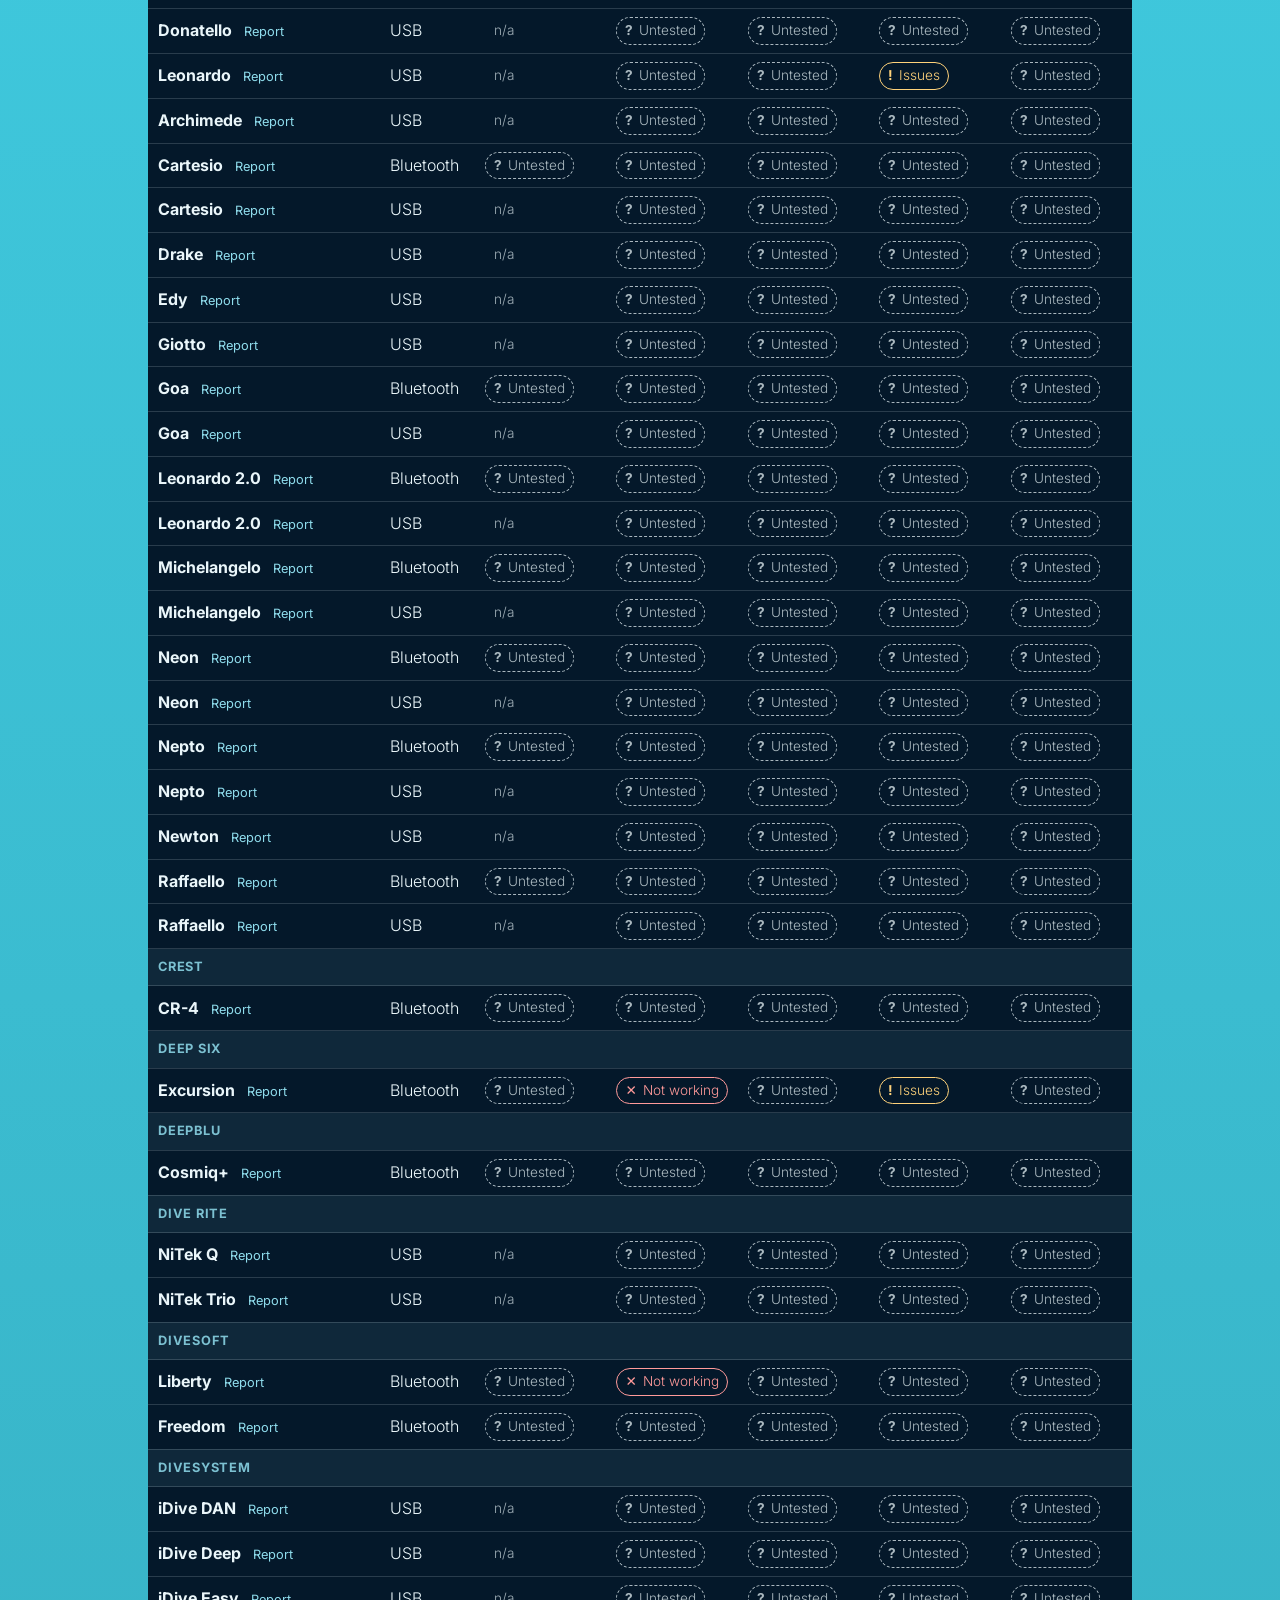
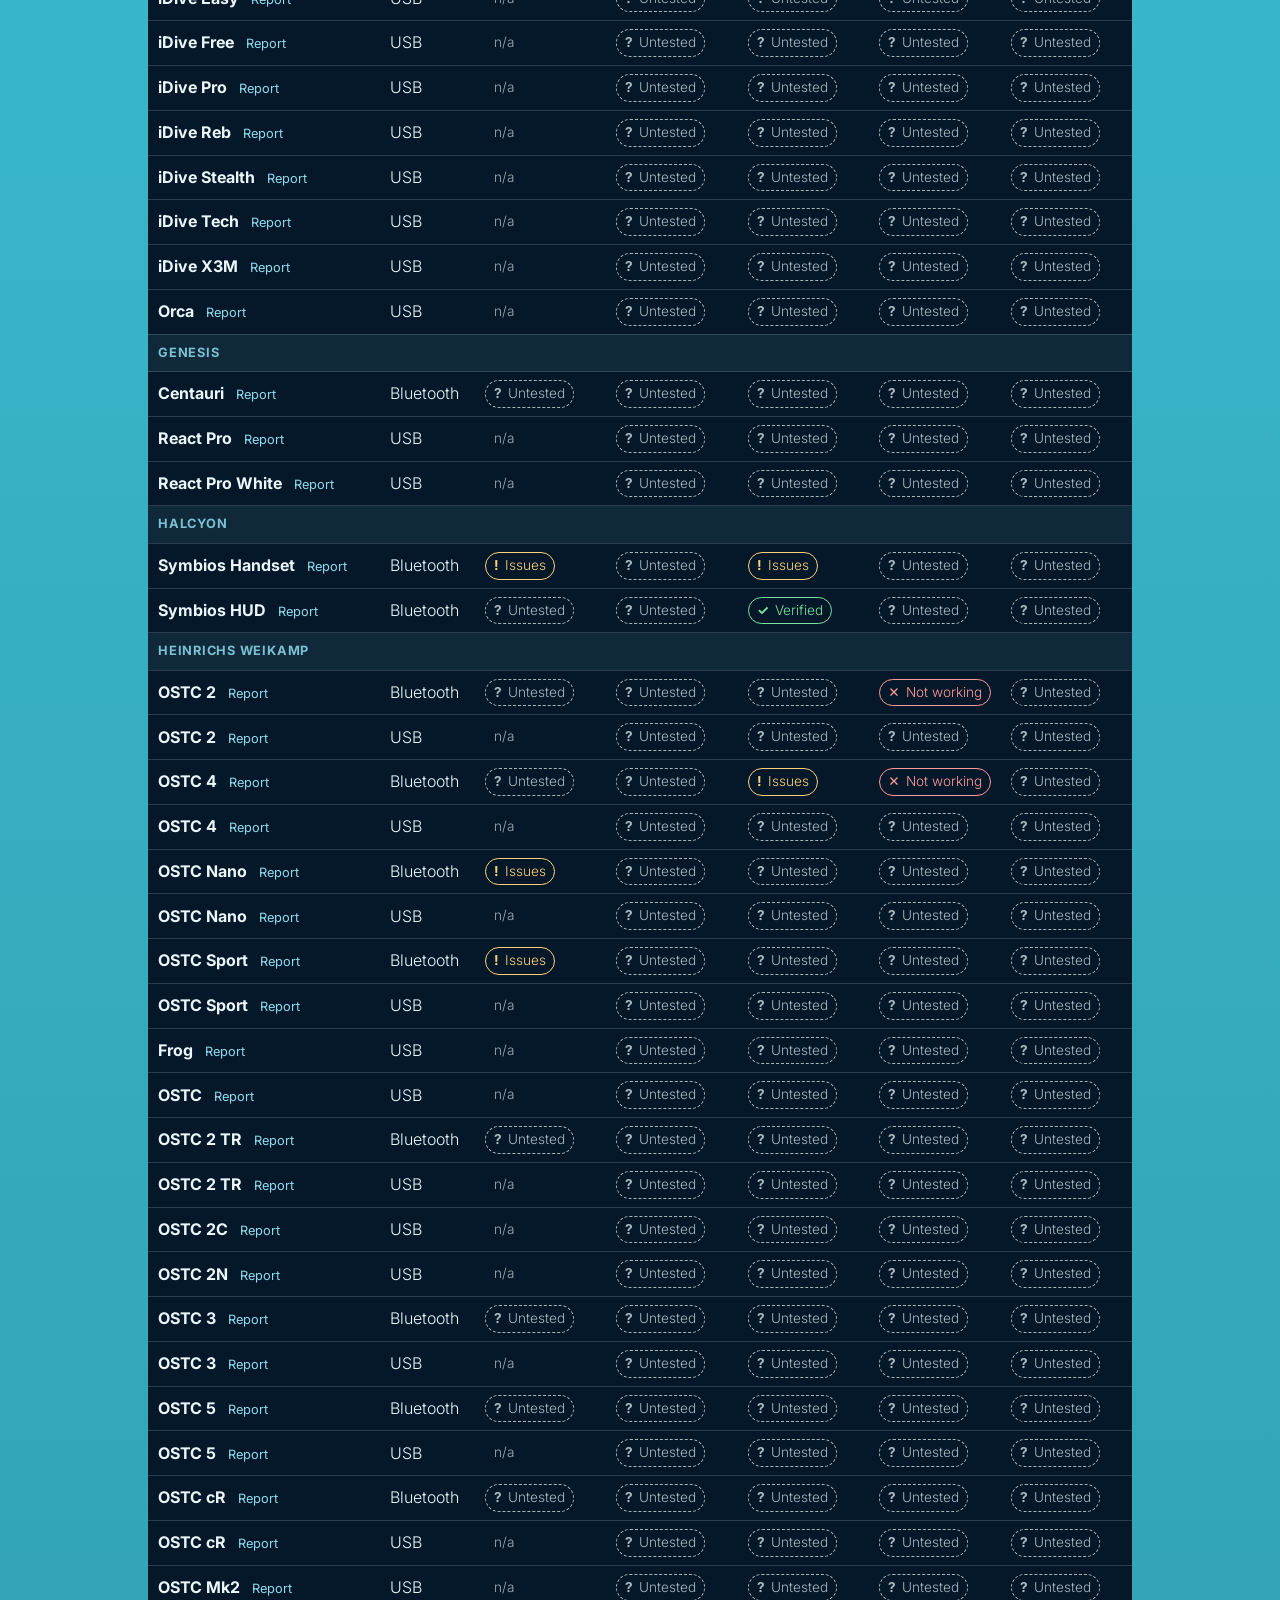
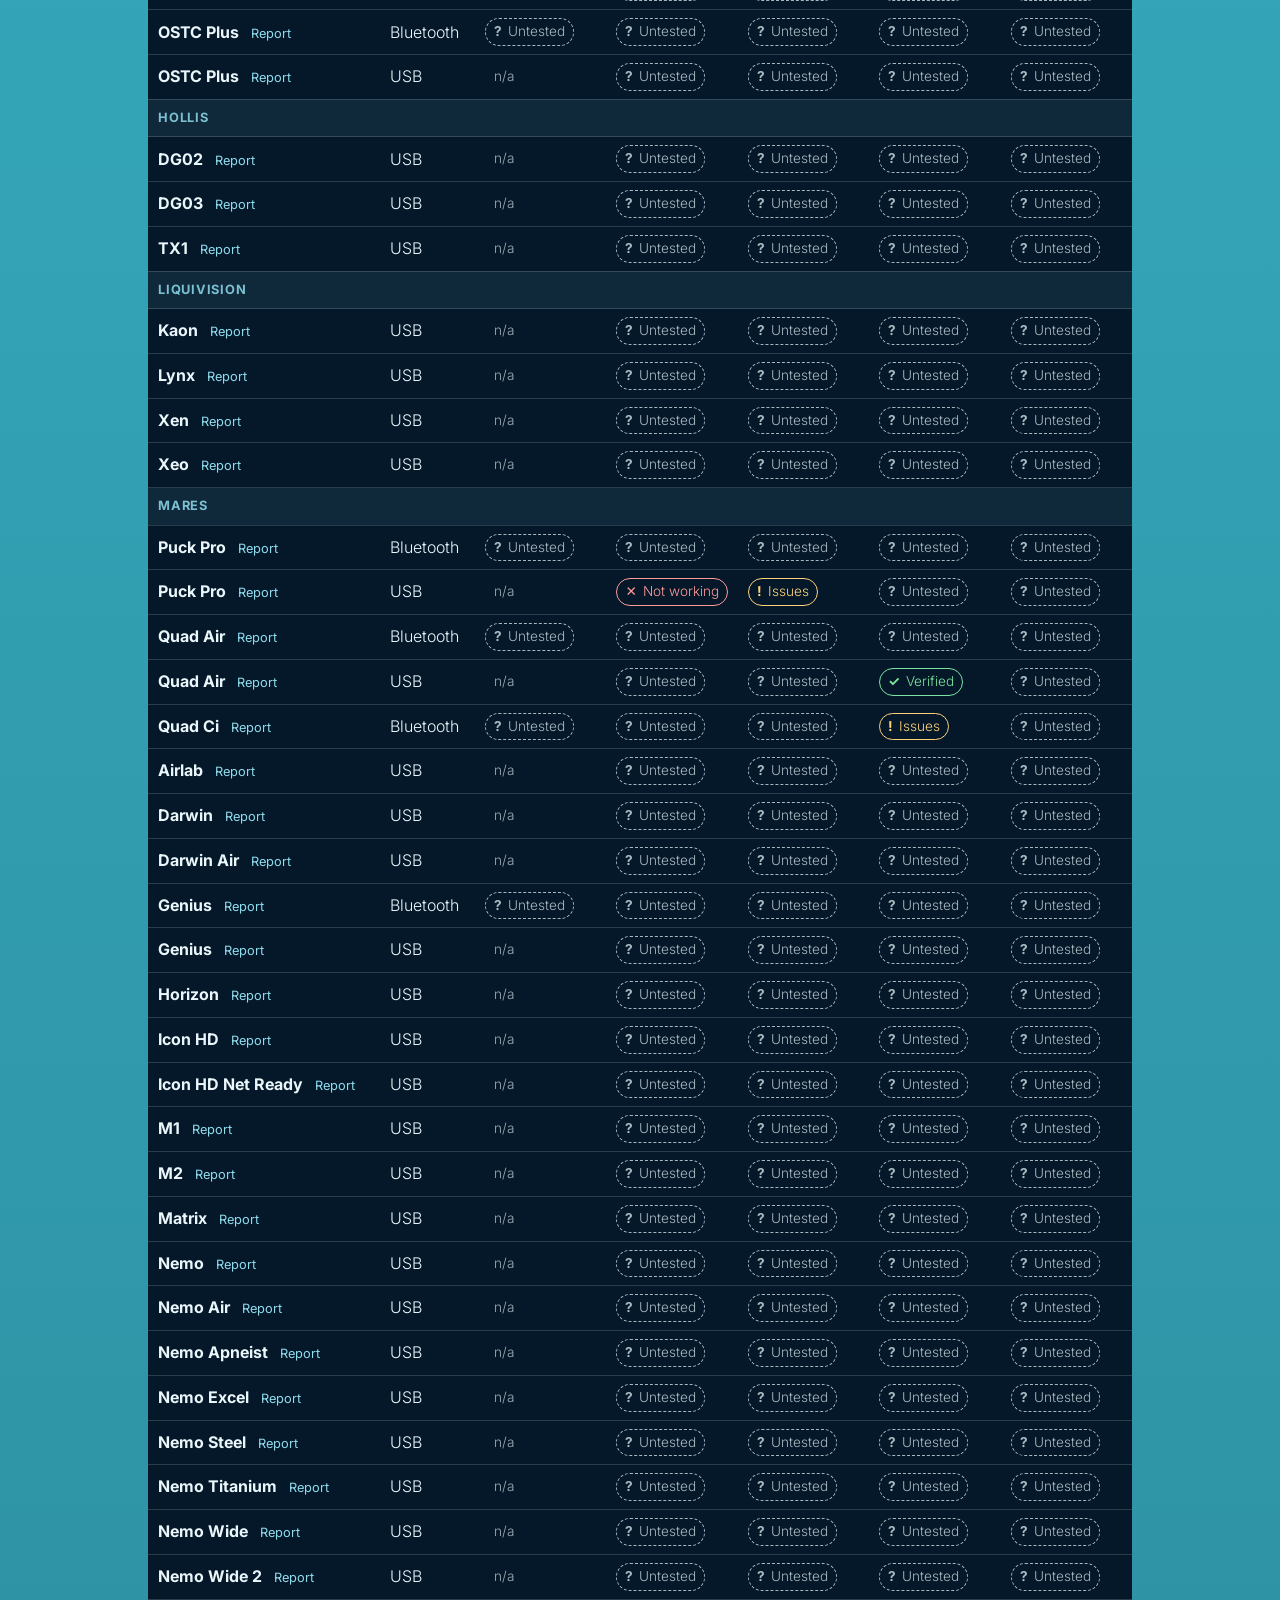
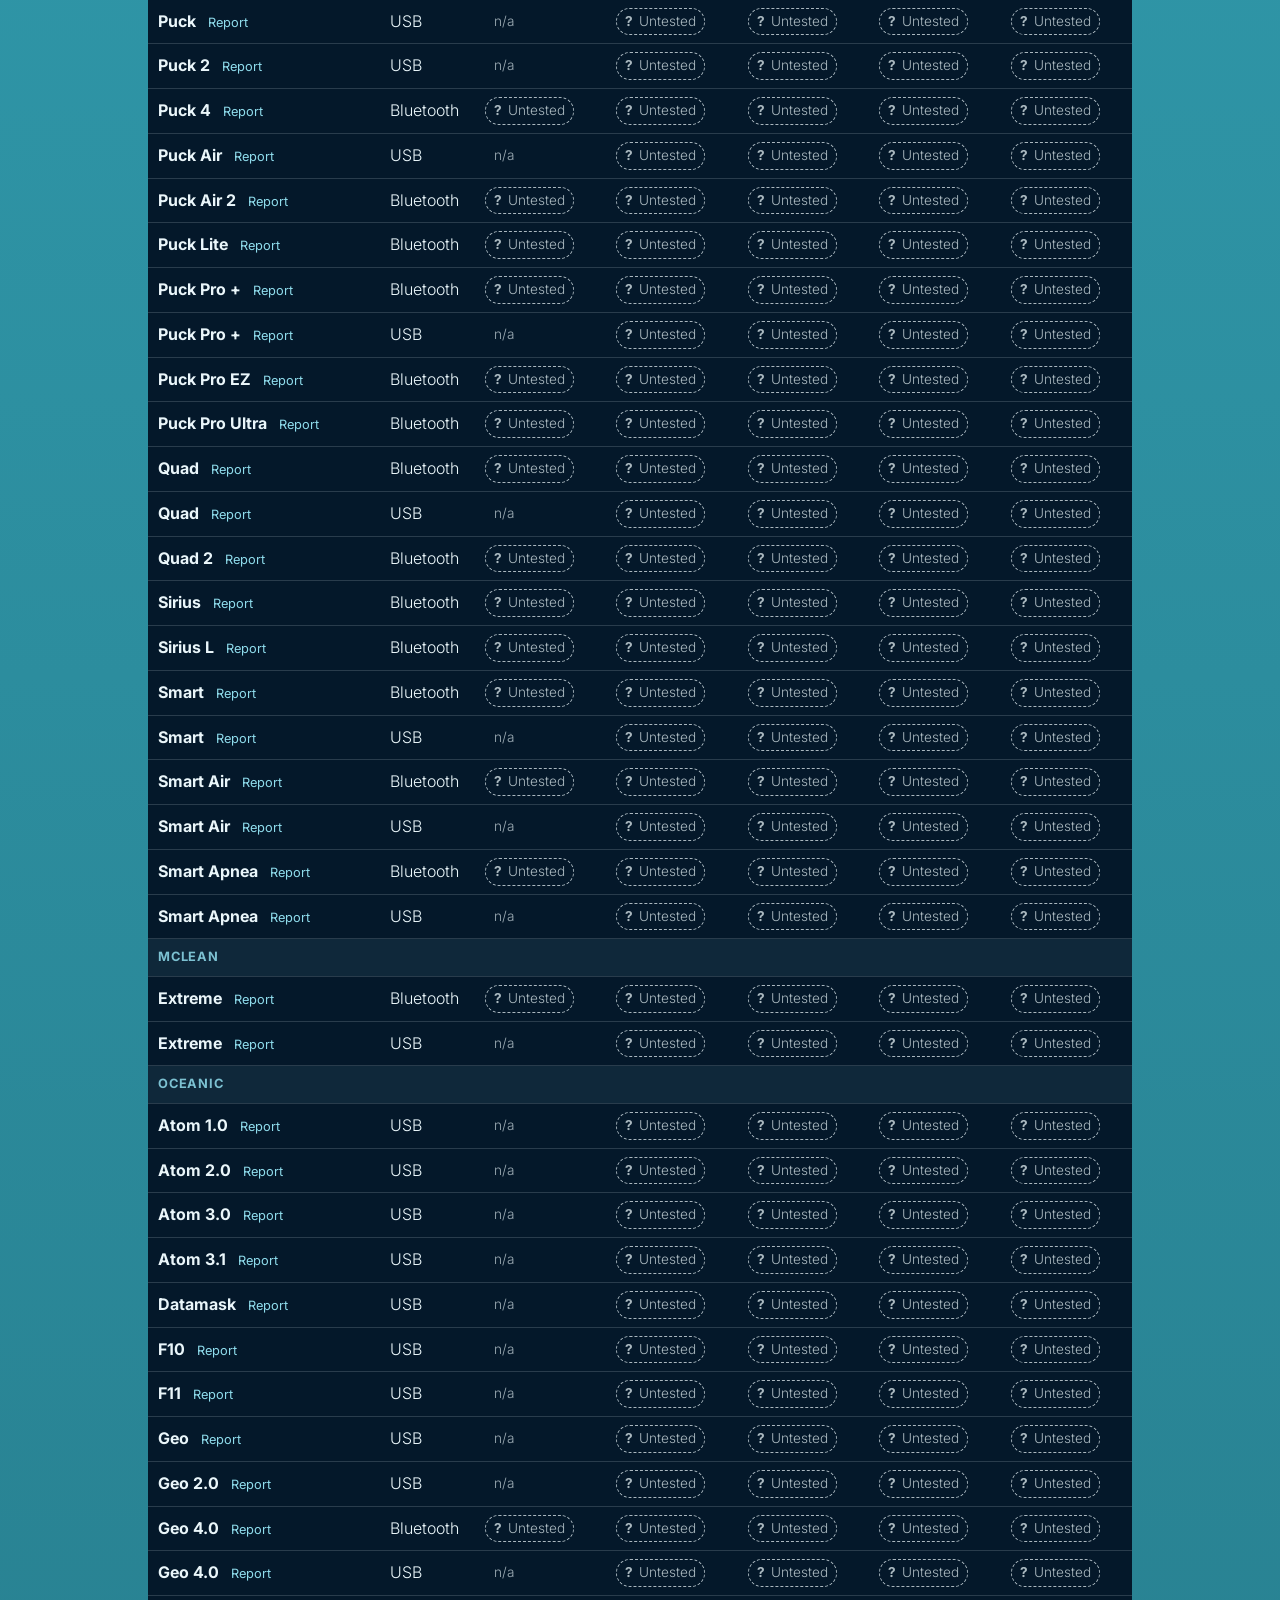
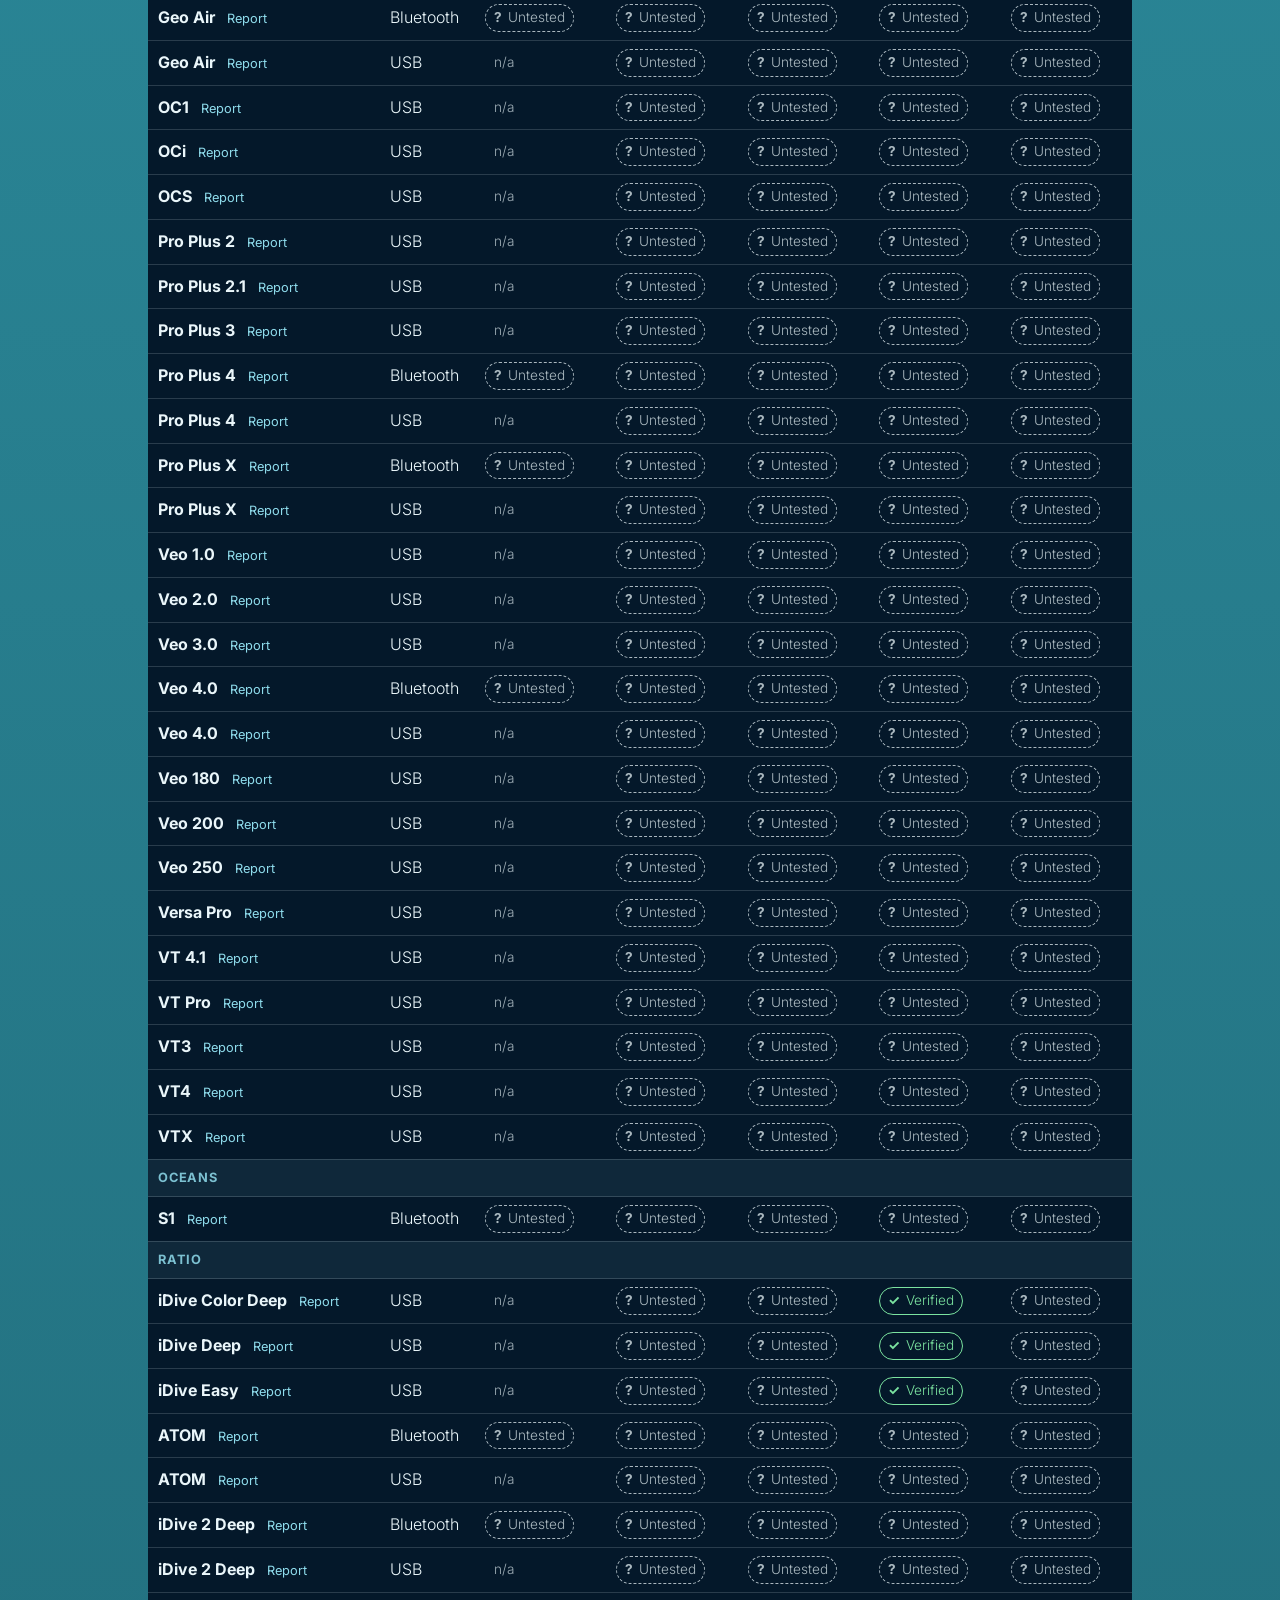
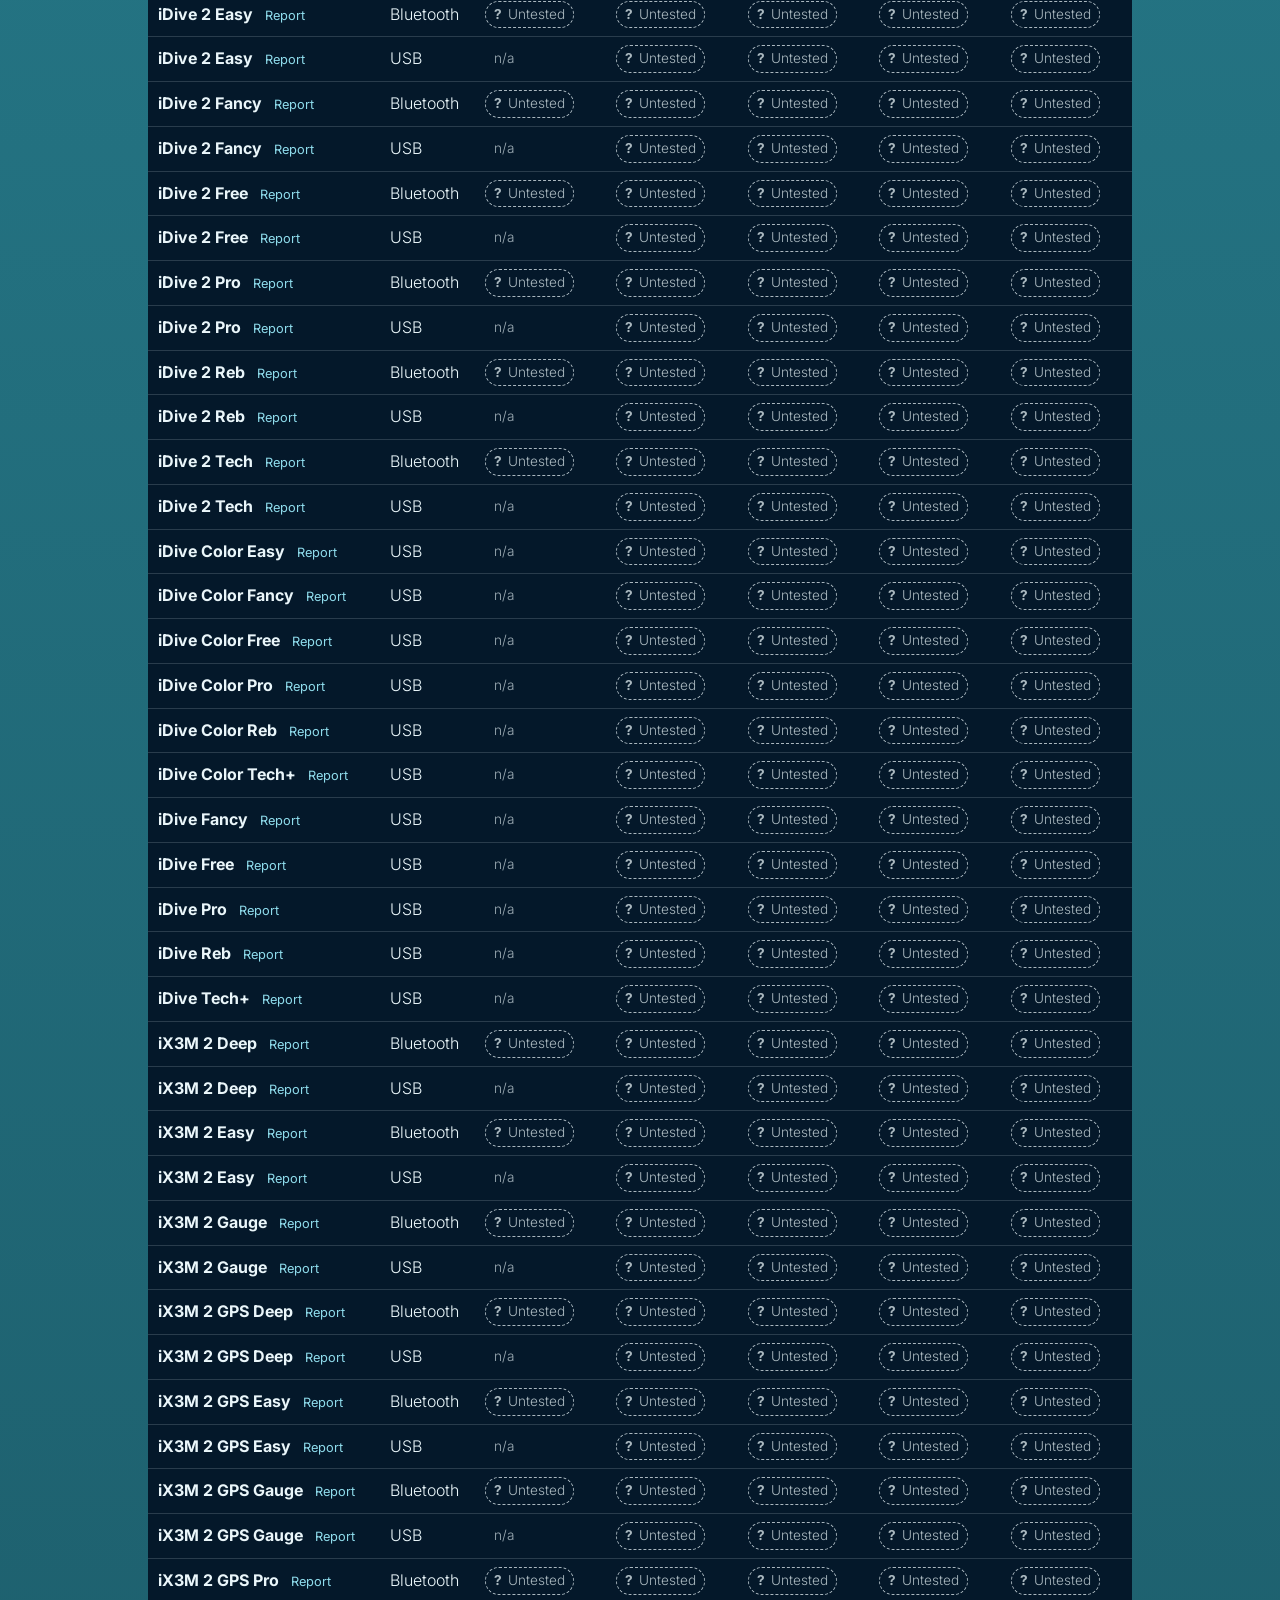
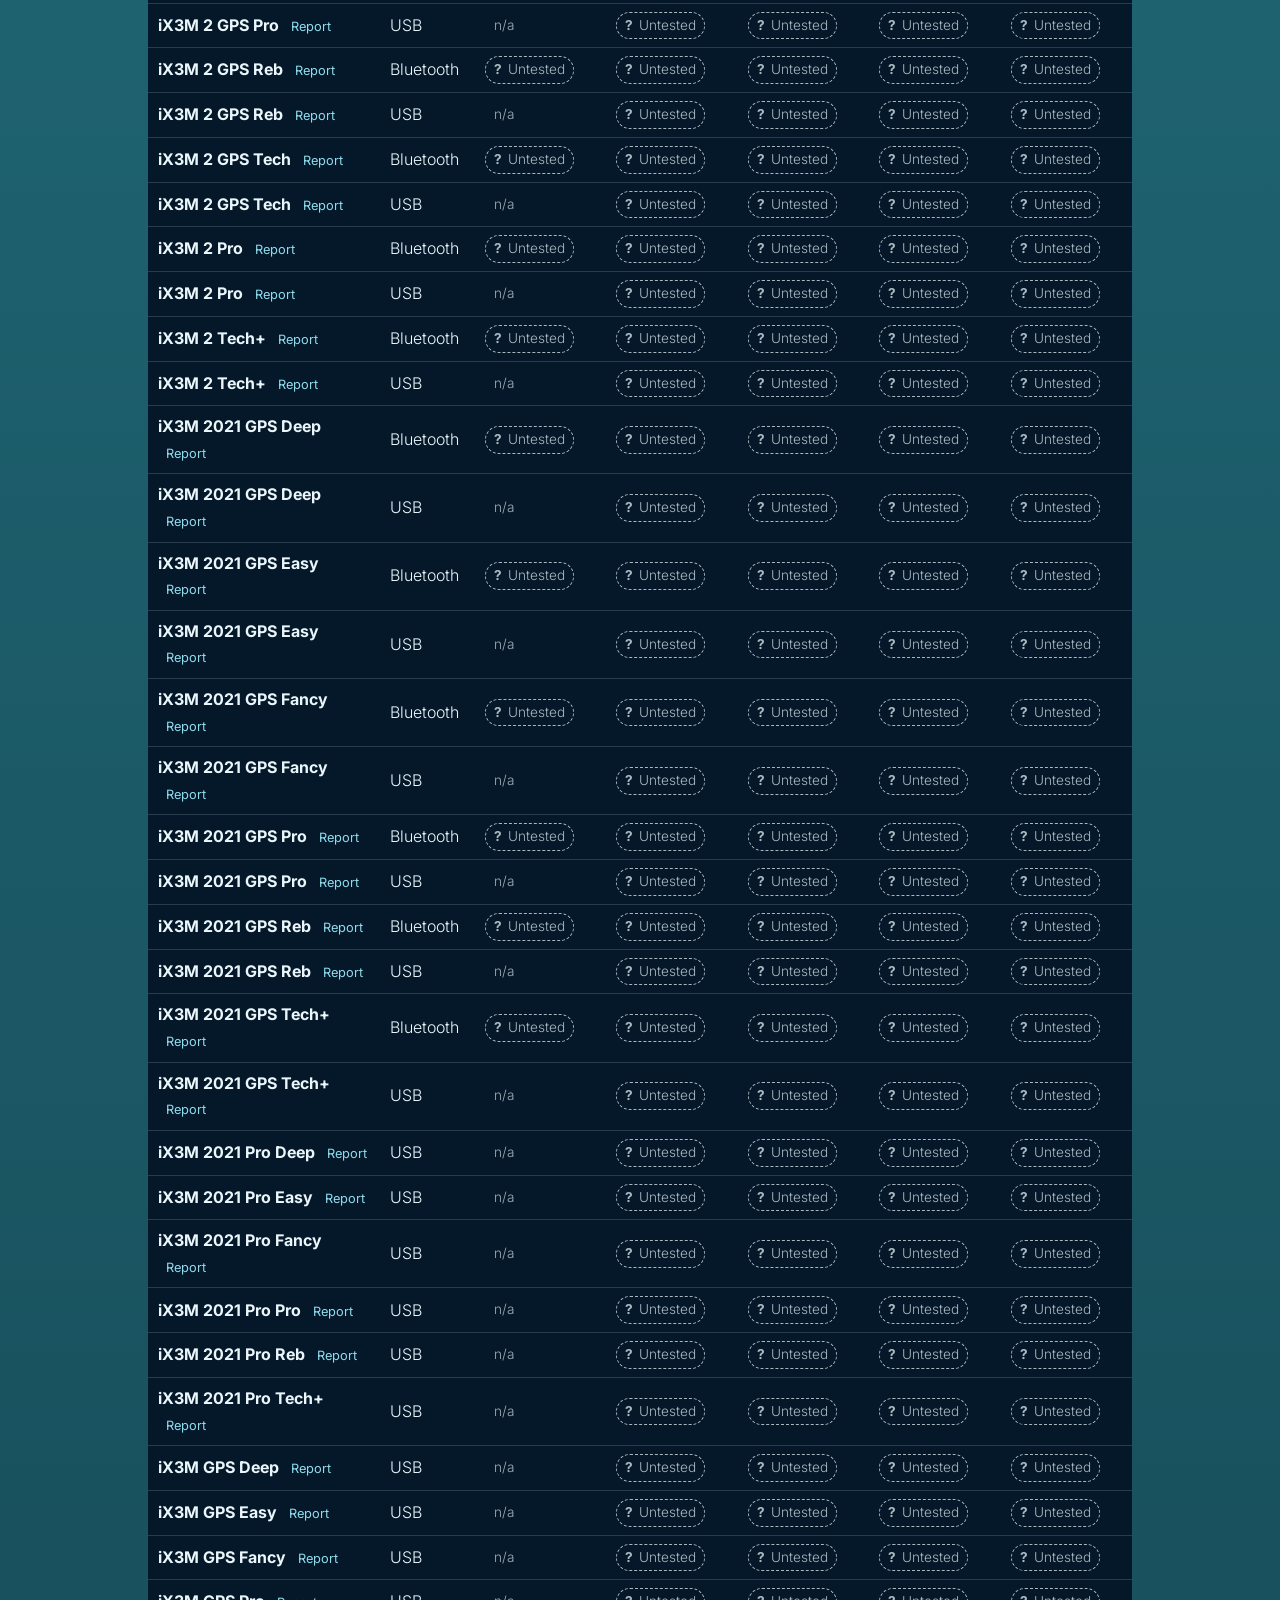
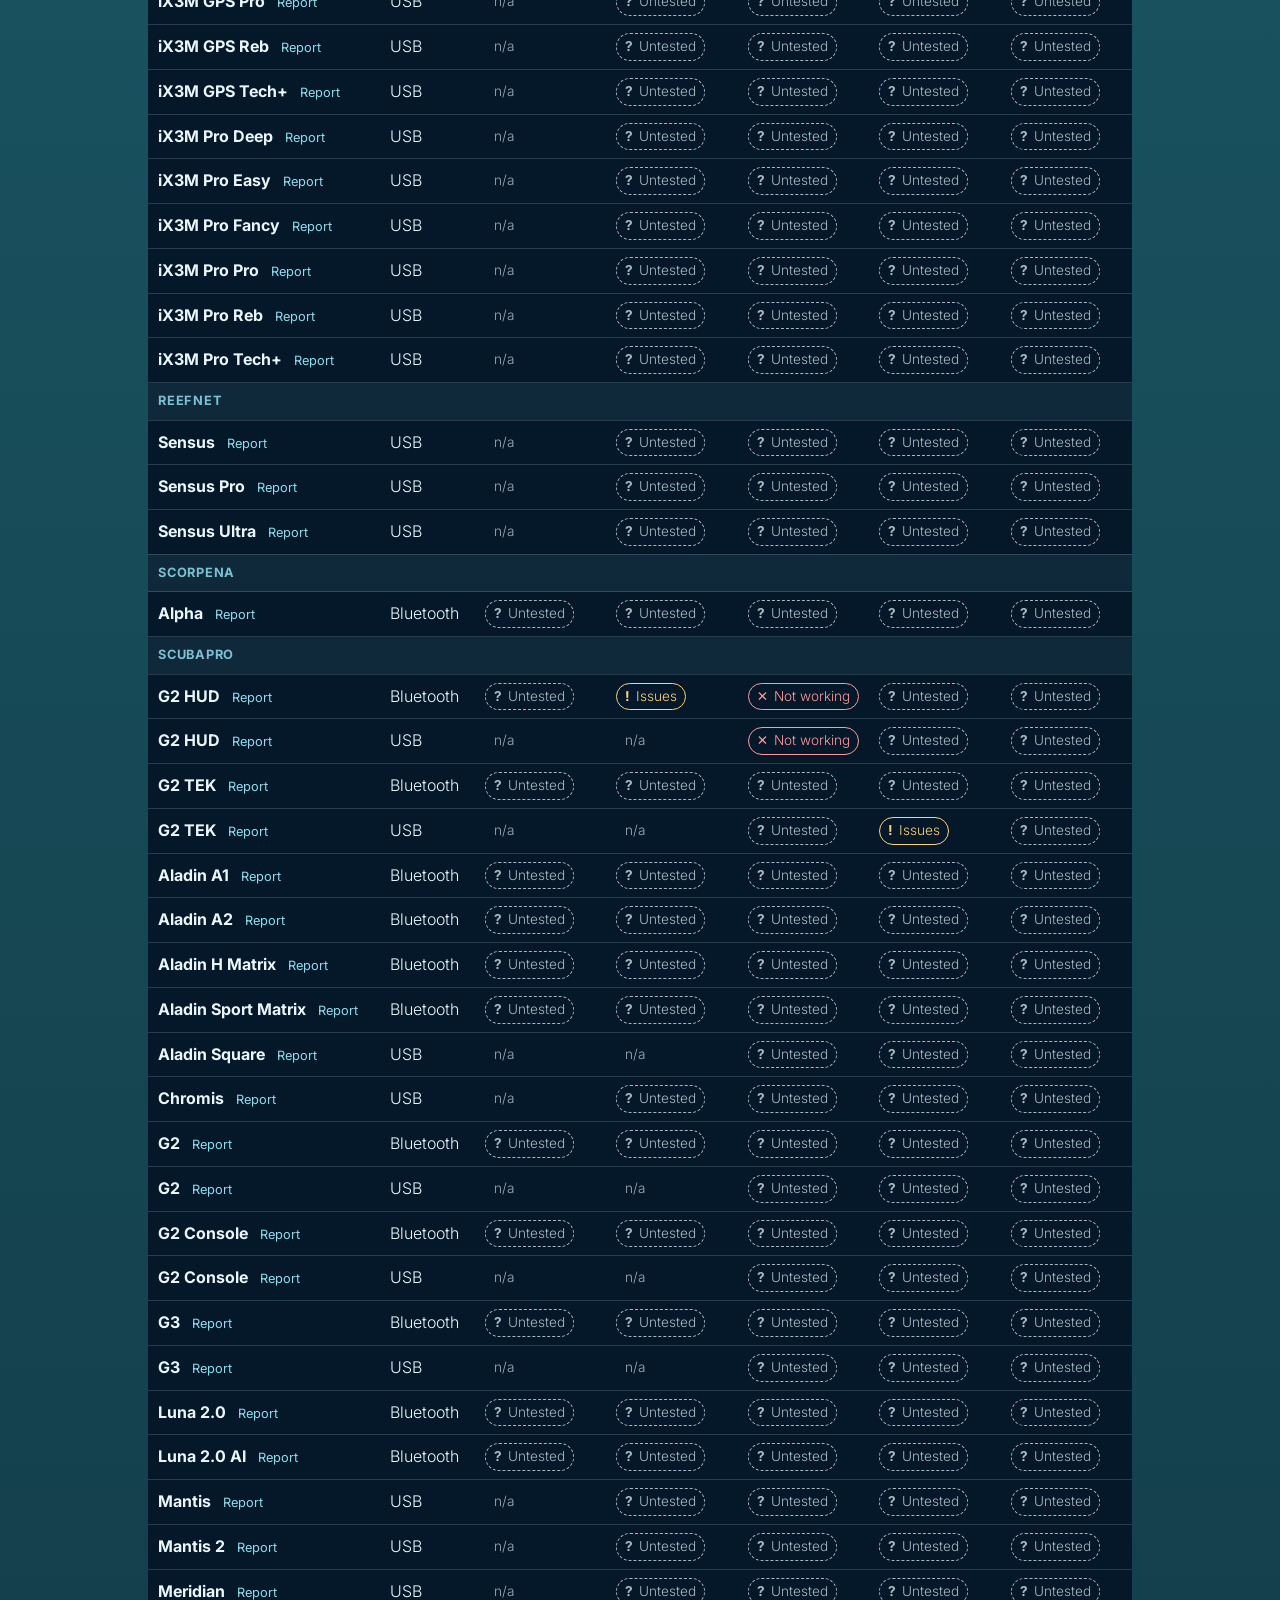
<file: computers/index.html>
<!doctype html>
<html lang="en">
  <head>
    <meta charset="utf-8" />
    <meta name="viewport" content="width=device-width, initial-scale=1" />
    <meta name="color-scheme" content="dark" />
    <meta name="theme-color" content="#49e8ff" />

    <title>Dive computer support · Submersion Dive Log</title>
    <meta
      name="description"
      content="Which dive computers Submersion downloads from over Bluetooth and USB on iOS, Android, macOS, Windows and Linux, and what divers have reported for each."
    />
    <link rel="canonical" href="https://submersion.app/computers/" />

    <meta property="og:title" content="Dive computer support · Submersion" />
    <meta property="og:description" content="Which dive computers Submersion downloads from, by platform and connection, and what divers have reported." />
    <meta property="og:type" content="website" />
    <meta property="og:image" content="https://submersion.app/assets/brand/og-image.png" />
    <meta property="og:image:width" content="1200" />
    <meta property="og:image:height" content="630" />
    <meta property="og:image:alt" content="Submersion: Dive safe. Log everything." />
    <meta name="twitter:card" content="summary_large_image" />

    <link rel="icon" type="image/png" href="../assets/favicon.png" />
    <link rel="preconnect" href="https://fonts.googleapis.com" />
    <link rel="preconnect" href="https://fonts.gstatic.com" crossorigin />
    <link
      href="https://fonts.googleapis.com/css2?family=Inter:opsz,wght@14..32,300..800&display=swap"
      rel="stylesheet"
    />
    <link rel="stylesheet" href="../styles.css" />
    <link rel="stylesheet" href="/computers/page.css" />
  </head>
  <body id="top">
    <a class="skip" href="#content">Skip to content</a>

    <!-- Fixed decorative water column (JS-enhanced; harmless without JS) -->
    <div class="ocean" aria-hidden="true">
      <div class="ocean__haze" data-speed="0.04"></div>
      <div class="ocean__rays" data-speed="0.2">
        <div class="ocean__ray ocean__ray--1"></div>
        <div class="ocean__ray ocean__ray--2"></div>
        <div class="ocean__ray ocean__ray--3"></div>
      </div>
      <canvas id="ocean-snow" class="ocean__snow"></canvas>
    </div>

    <header class="surface">
      <nav class="nav" aria-label="Primary">
        <a class="nav__brand" href="../">
          <img src="../assets/brand/lockup-dark.png" alt="Submersion: Dive safe. Log everything." width="278" height="96" decoding="async" />
        </a>
        <div class="nav__links">
          <a href="../#dive">Logbook</a>
          <a href="../#safety">Safety</a>
          <a href="../#data">Your data</a>
          <a class="nav__guide" href="../guide/">Guide</a>
          <a href="https://github.com/submersion-app/submersion" target="_blank" rel="noreferrer">GitHub</a>
          <a href="../#download">Download</a>
        </div>
      </nav>
    </header>

    <main id="content">
     <section class="zone matrix" data-ink="dark">
      <!-- ocean.js inks each child of .zone__inner for the water behind it.
           The table sits outside, on its own dark panel with fixed light text. -->
      <div class="zone__inner wrap">
      <h1>Dive computer support</h1>
      <p class="lead">
        Find your dive computer to see whether Submersion downloads from it on your phone or computer. Each cell shows
        what divers have reported for one model, one connection and one platform.
      </p>
      <ul class="matrix__legend" aria-label="Legend">
        <li><span class="cell cell--verified">Verified</span>A diver downloaded dives this way.</li>
        <li><span class="cell cell--issues">Issues</span>It works with a caveat, or a fix is waiting for a diver to confirm it.</li>
        <li><span class="cell cell--not-working">Not working</span>A diver reported a failure that is not fixed yet.</li>
        <li><span class="cell cell--untested">Untested</span>Submersion supports this connection, and nobody has reported on it yet.</li>
        <li><span class="cell cell--na">n/a</span>This platform cannot use this connection.</li>
      </ul>
      <p class="matrix__updated" id="updated"></p>

      <form class="matrix__controls" role="search" onsubmit="return false">
        <label class="matrix__search"><span class="sr-only">Search models</span>
          <input id="q" type="search" placeholder="Search, for example Perdix 3" autocomplete="off" /></label>
        <label><span class="sr-only">Brand</span>
          <select id="brand"><option value="">All brands</option></select></label>
        <label><span class="sr-only">Platform</span>
          <select id="platform">
            <option value="">All platforms</option><option value="ios">iOS</option><option value="android">Android</option>
            <option value="macos">macOS</option><option value="windows">Windows</option><option value="linux">Linux</option>
          </select></label>
        <label><span class="sr-only">Status</span>
          <select id="status">
            <option value="">Any status</option><option value="verified">Verified</option><option value="issues">Issues</option>
            <option value="not-working">Not working</option><option value="untested">Untested</option>
          </select></label>
        <label><span class="sr-only">Connection</span>
          <select id="transport">
            <option value="">Any connection</option><option value="bluetooth">Bluetooth</option><option value="usb">USB</option>
          </select></label>
      </form>
      <p class="matrix__count" id="count" aria-live="polite"></p>
      <p class="matrix__error" id="error" hidden>The support matrix did not load. Reload the page to try again.</p>

      </div>

      <div class="wrap matrix__panel">
      <table class="matrix__table">
        <thead>
          <tr>
            <th scope="col">Model</th><th scope="col">Connection</th><th scope="col">iOS</th><th scope="col">Android</th>
            <th scope="col">macOS</th><th scope="col">Windows</th><th scope="col">Linux</th>
          </tr>
        </thead>
        <tbody id="rows"></tbody>
      </table>
      </div>

      <div class="zone__inner wrap">

      <section class="matrix__help">
        <h2>Help fill the gaps</h2>
        <p>
          Tried Submersion with your computer?
          <a href="https://github.com/submersion-app/submersion/issues/new?template=computer-report.yml&amp;labels=computer-report" target="_blank" rel="noreferrer">Report your result</a>
          (it takes a free GitHub account), or post what happened in the
          <a href="https://scubaboard.com/community/threads/submersion-free-open-source-dive-log-app-all-platforms-looking-for-dive-computer-testers.667061/">ScubaBoard thread</a>.
          Include the model, your phone or
          computer and its operating system, Bluetooth or USB, and your Submersion version. Reports are added to this page
          each month.
        </p>
      </section>

      <section class="matrix__provenance">
        <h2>Where this comes from</h2>
        <p id="provenance"></p>
        <p>
          Bluetooth Classic and infrared are not supported on any platform. These models use only infrared, or a raw USB
          connection Submersion does not implement:
        </p>
        <ul id="unsupported"></ul>
      </section>
      <footer class="footer">
        © <span data-year></span> Submersion · GPL-3.0
        <div class="footer__links">
          <a href="../guide/">User Guide</a>
          <a href="../privacy/">Privacy Policy</a>
          <a href="../terms/">Terms of Service</a>
        </div>
      </footer>
      </div>
     </section>
    </main>

    <script>
      (function () {
        var y = document.querySelector('[data-year]');
        if (y) y.textContent = String(new Date().getFullYear());
      })();
    </script>
    <script src="../ocean.js" defer></script>
    <script type="module" src="/computers/page.js"></script>
  </body>
</html>
</file>
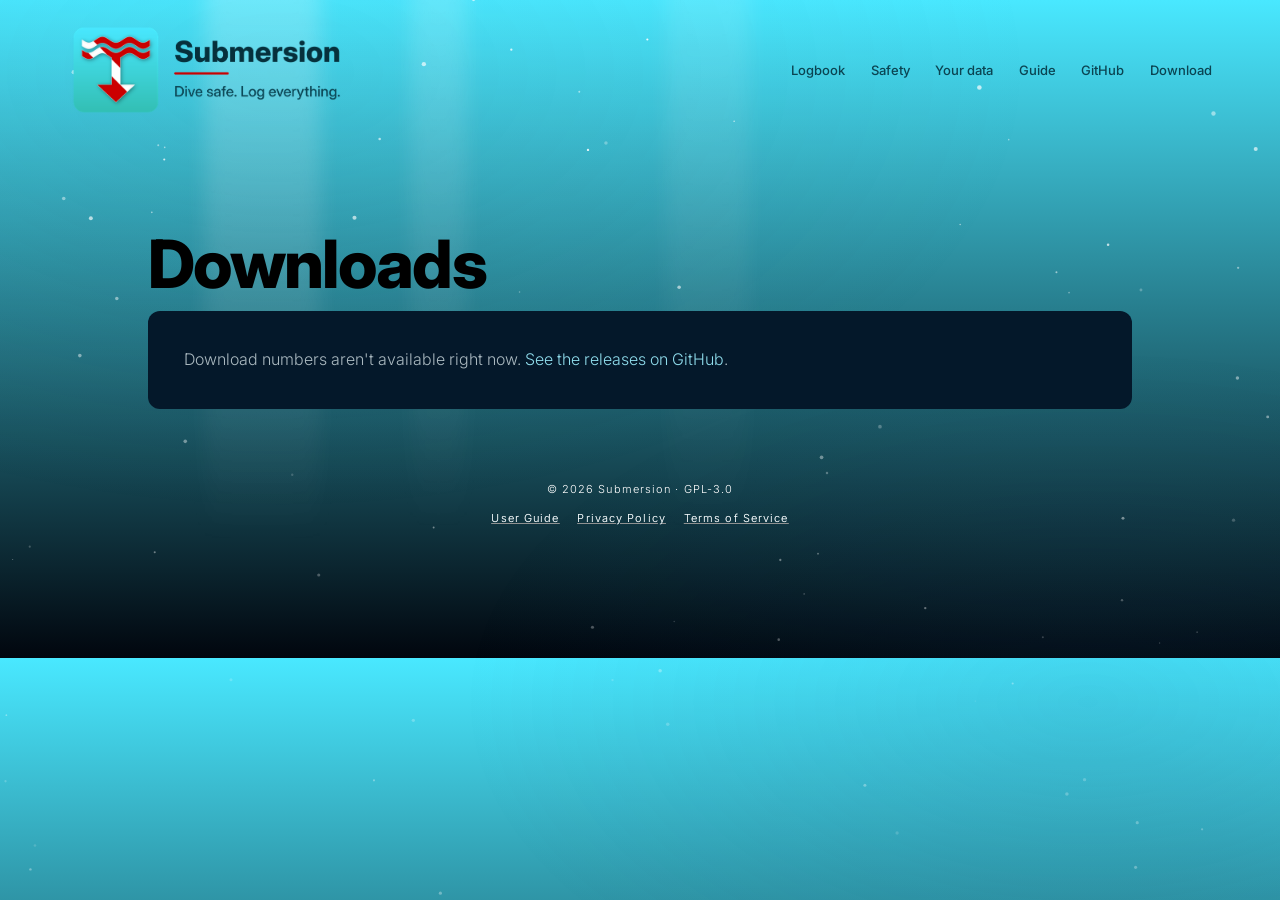
<file: downloads/index.html>
<!doctype html>
<html lang="en">
  <head>
    <meta charset="utf-8" />
    <meta name="viewport" content="width=device-width, initial-scale=1" />
    <meta name="color-scheme" content="dark" />
    <meta name="theme-color" content="#49e8ff" />

    <title>Downloads · Submersion Dive Log</title>
    <meta
      name="description"
      content="How many times Submersion has been downloaded from GitHub, by platform and release."
    />
    <link rel="canonical" href="https://submersion.app/downloads/" />

    <meta property="og:title" content="Downloads · Submersion" />
    <meta property="og:description" content="How many times Submersion has been downloaded from GitHub, by platform and release." />
    <meta property="og:type" content="website" />
    <meta property="og:image" content="https://submersion.app/assets/brand/og-image.png" />
    <meta property="og:image:width" content="1200" />
    <meta property="og:image:height" content="630" />
    <meta property="og:image:alt" content="Submersion: Dive safe. Log everything." />
    <meta name="twitter:card" content="summary_large_image" />

    <link rel="icon" type="image/png" href="../assets/favicon.png" />
    <link rel="preconnect" href="https://fonts.googleapis.com" />
    <link rel="preconnect" href="https://fonts.gstatic.com" crossorigin />
    <link
      href="https://fonts.googleapis.com/css2?family=Inter:opsz,wght@14..32,300..800&display=swap"
      rel="stylesheet"
    />
    <link rel="stylesheet" href="../styles.css" />
    <link rel="stylesheet" href="/downloads/page.css" />
  </head>
  <body id="top">
    <a class="skip" href="#content">Skip to content</a>

    <!-- Fixed decorative water column (JS-enhanced; harmless without JS) -->
    <div class="ocean" aria-hidden="true">
      <div class="ocean__haze" data-speed="0.04"></div>
      <div class="ocean__rays" data-speed="0.2">
        <div class="ocean__ray ocean__ray--1"></div>
        <div class="ocean__ray ocean__ray--2"></div>
        <div class="ocean__ray ocean__ray--3"></div>
      </div>
      <canvas id="ocean-snow" class="ocean__snow"></canvas>
    </div>

    <header class="surface">
      <nav class="nav" aria-label="Primary">
        <a class="nav__brand" href="../">
          <img src="../assets/brand/lockup-dark.png" alt="Submersion: Dive safe. Log everything." width="278" height="96" decoding="async" />
        </a>
        <div class="nav__links">
          <a href="../#dive">Logbook</a>
          <a href="../#safety">Safety</a>
          <a href="../#data">Your data</a>
          <a class="nav__guide" href="../guide/">Guide</a>
          <a href="https://github.com/submersion-app/submersion" target="_blank" rel="noreferrer">GitHub</a>
          <a href="../#download">Download</a>
        </div>
      </nav>
    </header>

    <main id="content">
     <section class="zone downloads" data-ink="dark">
      <div class="zone__inner wrap">
      <h1>Downloads</h1>
      </div>

      <!-- On its own dark panel with fixed light text, like the support matrix table. -->
      <div class="wrap downloads__panel">
      <div class="downloads__sheet" aria-live="polite">
        <p class="downloads__unavailable" id="loading" hidden>Loading download numbers.</p>
        <div id="numbers" hidden>
          <p class="downloads__total" id="total"></p>
          <p class="downloads__label">downloads from GitHub, including app updates</p>
          <div class="downloads__boxes">
            <section class="downloads__box">
              <h2>By platform</h2>
              <ul class="downloads__list" id="platforms"></ul>
            </section>
            <section class="downloads__box">
              <h2>Recent releases</h2>
              <ul class="downloads__list" id="releases"></ul>
            </section>
          </div>
          <section class="downloads__trend" id="trend"></section>
          <p class="downloads__note">App Store and Google Play installs are not counted.</p>
          <p class="downloads__note" id="updated"></p>
        </div>
        <p class="downloads__unavailable" id="unavailable" hidden>
          Download numbers aren't available right now.
          <a href="https://github.com/submersion-app/submersion/releases" target="_blank" rel="noreferrer">See the releases on GitHub</a>.
        </p>
        <noscript>
          <p class="downloads__unavailable">
            Download numbers need JavaScript.
            <a href="https://github.com/submersion-app/submersion/releases" target="_blank" rel="noreferrer">See the releases on GitHub</a>.
          </p>
        </noscript>
      </div>
      </div>

      <div class="zone__inner wrap">
      <footer class="footer">
        © <span data-year></span> Submersion · GPL-3.0
        <div class="footer__links">
          <a href="../guide/">User Guide</a>
          <a href="../privacy/">Privacy Policy</a>
          <a href="../terms/">Terms of Service</a>
        </div>
      </footer>
      </div>
     </section>
    </main>

    <script>
      (function () {
        var y = document.querySelector('[data-year]');
        if (y) y.textContent = String(new Date().getFullYear());
      })();
    </script>
    <script src="../ocean.js" defer></script>
    <script type="module" src="/downloads/page.js"></script>
  </body>
</html>
</file>
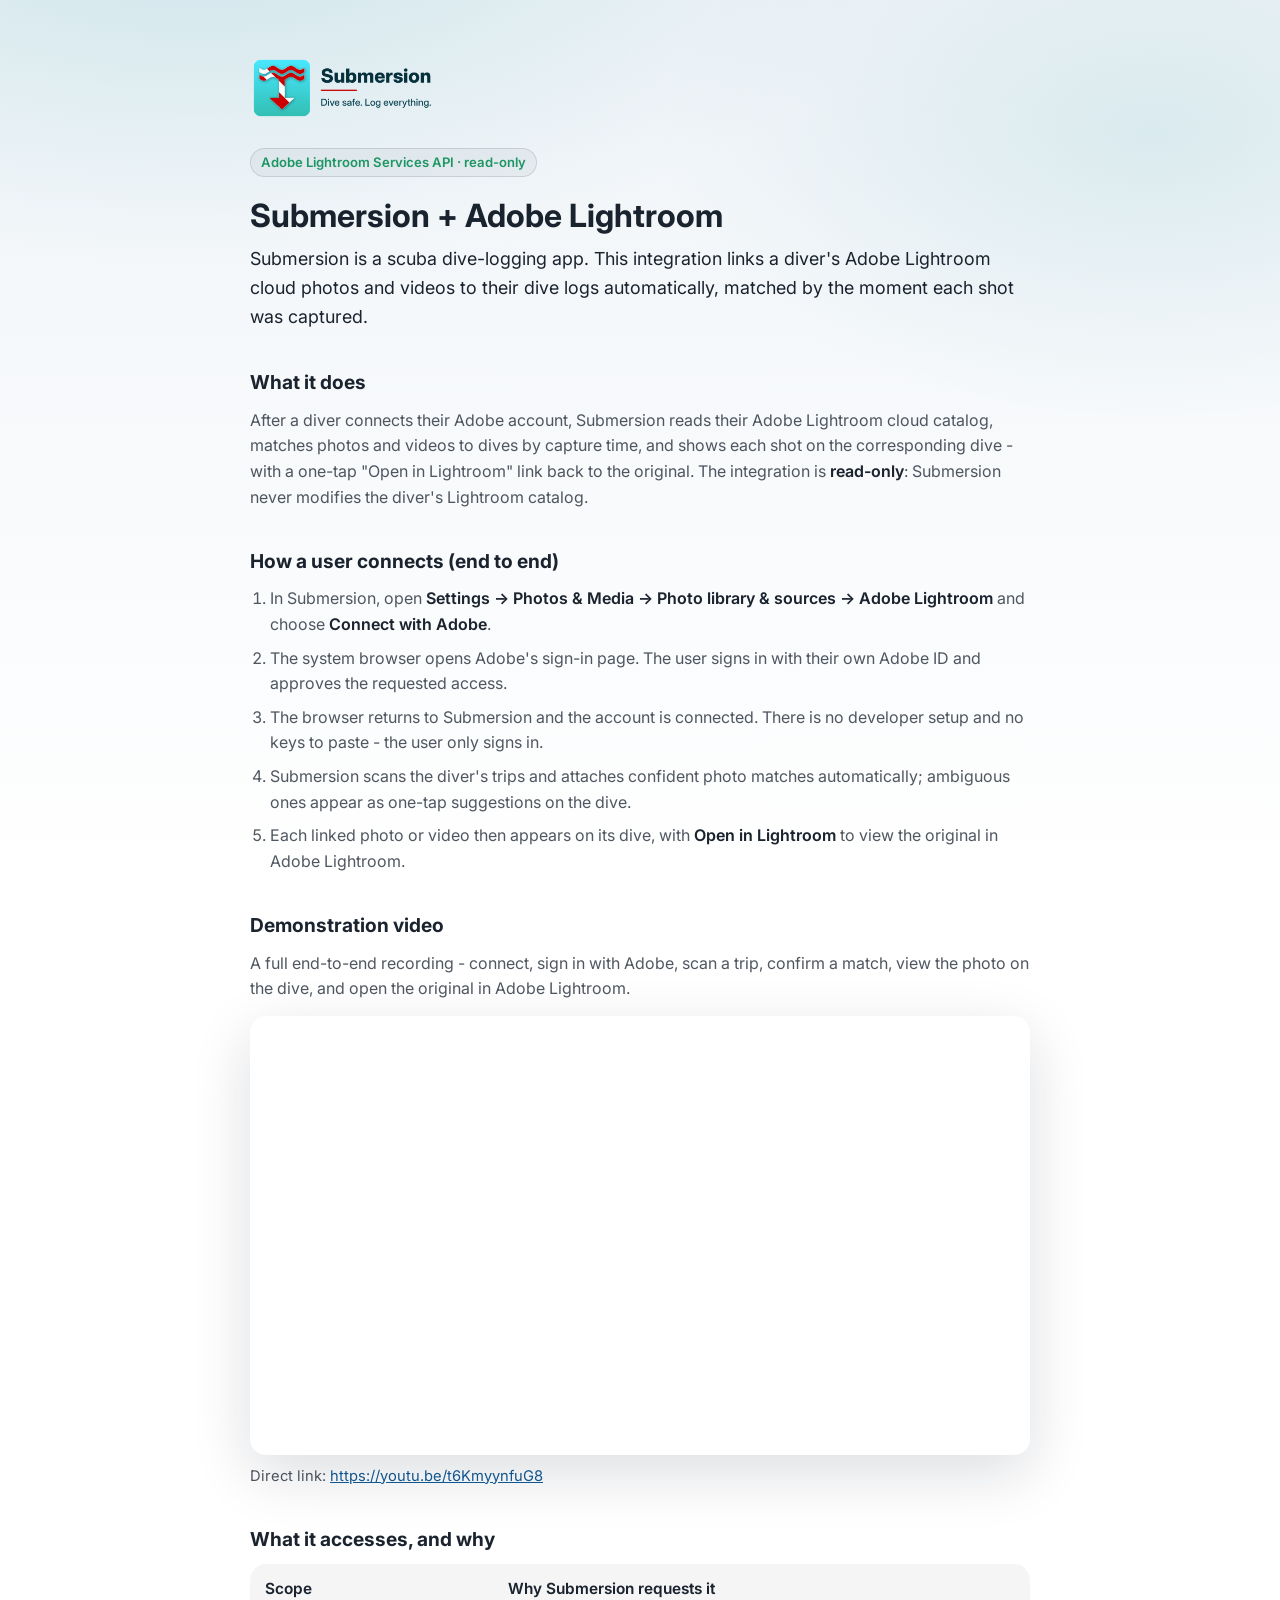
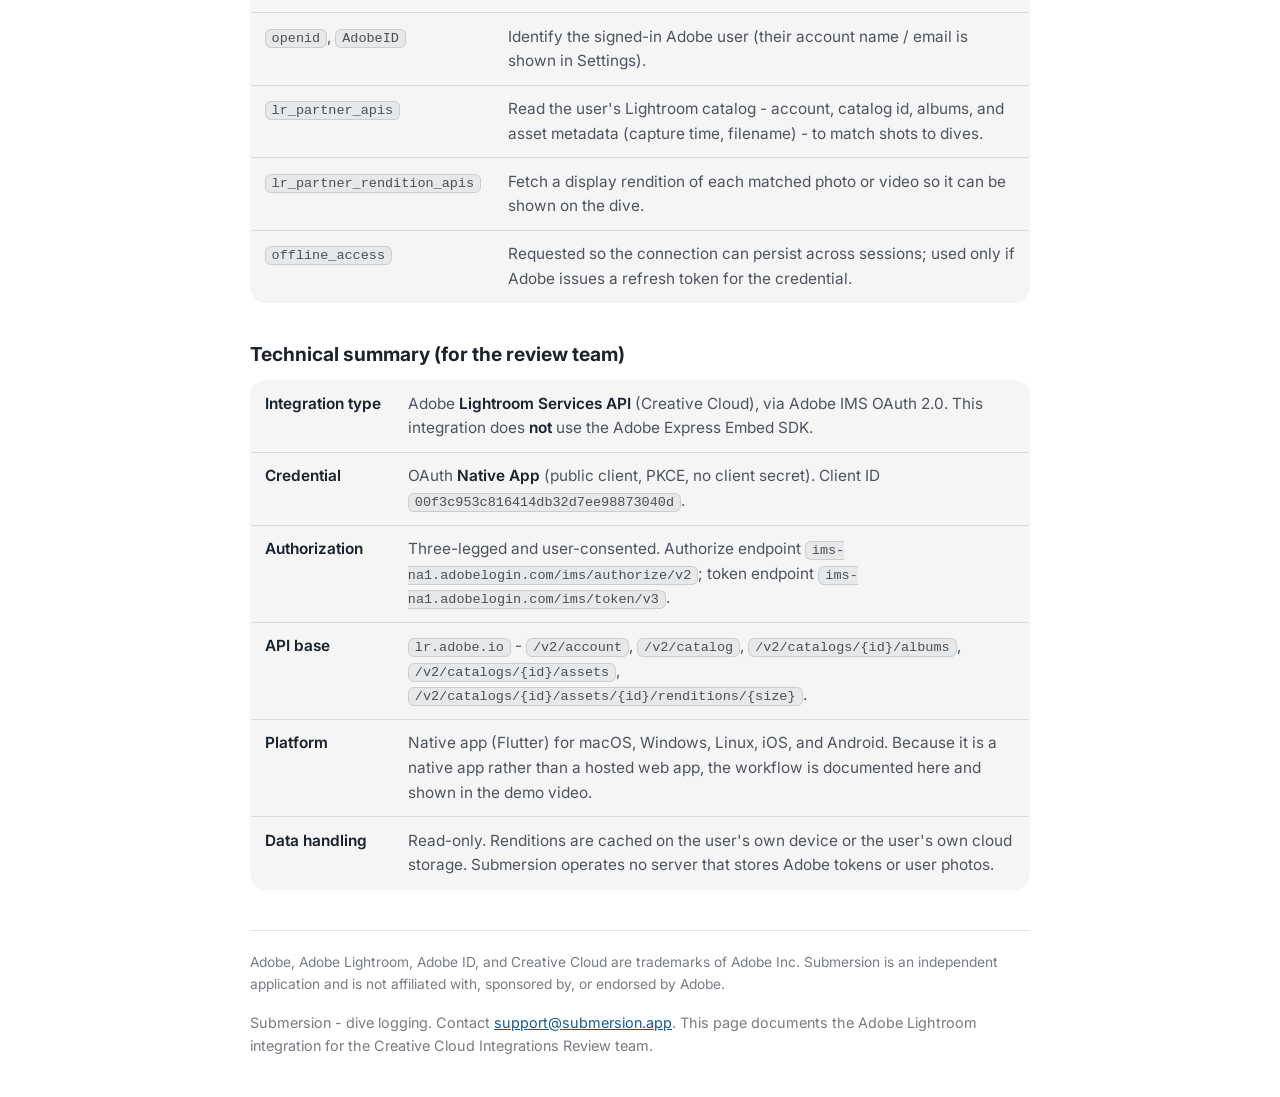
<file: lightroom/index.html>
<!doctype html>
<!-- Submersion + Adobe Lightroom integration overview. -->
<html lang="en">
  <head>
    <meta charset="utf-8" />
    <meta name="viewport" content="width=device-width, initial-scale=1" />
    <meta name="color-scheme" content="dark light" />

    <title>Submersion + Adobe Lightroom - Integration Overview</title>
    <meta
      name="description"
      content="How Submersion, a scuba dive-logging app, connects to Adobe Lightroom to link a diver's cloud photos and videos to their dive logs by capture time. End-to-end workflow, scopes, and API details for review."
    />
    <link rel="icon" type="image/png" href="../assets/favicon.png" />
    <link rel="preconnect" href="https://fonts.googleapis.com" />
    <link rel="preconnect" href="https://fonts.gstatic.com" crossorigin />
    <link
      href="https://fonts.googleapis.com/css2?family=Inter:opsz,wght@14..32,300..800&display=swap"
      rel="stylesheet"
    />

    <style>
      :root {
        --bg: #0a2438;
        --bg2: #071c2e;
        --text: rgba(255, 255, 255, 0.92);
        --muted: rgba(255, 255, 255, 0.7);
        --faint: rgba(255, 255, 255, 0.55);
        --line: rgba(255, 255, 255, 0.1);
        --card: rgba(255, 255, 255, 0.06);
        --card2: rgba(255, 255, 255, 0.08);
        --accent2: rgba(40, 130, 195, 1);
        --ok: rgba(60, 190, 130, 1);
        --shadow: 0 18px 60px rgba(0, 0, 0, 0.45);
        --radius: 16px;
        --font: "Inter", ui-sans-serif, system-ui, -apple-system, Segoe UI, Roboto, Helvetica,
          Arial, "Apple Color Emoji", "Segoe UI Emoji";
        --mono: ui-monospace, SFMono-Regular, Menlo, Consolas, "Liberation Mono", monospace;
      }

      @media (prefers-color-scheme: light) {
        :root {
          --bg: #f0f4f8;
          --bg2: #ffffff;
          --text: rgba(6, 16, 28, 0.92);
          --muted: rgba(6, 16, 28, 0.7);
          --faint: rgba(6, 16, 28, 0.55);
          --line: rgba(6, 16, 28, 0.12);
          --card: rgba(6, 16, 28, 0.04);
          --card2: rgba(6, 16, 28, 0.06);
          --accent2: rgba(20, 90, 150, 1);
          --ok: rgba(30, 150, 100, 1);
          --shadow: 0 18px 60px rgba(6, 20, 42, 0.14);
        }
      }

      * {
        box-sizing: border-box;
      }

      body {
        margin: 0;
        font-family: var(--font);
        background:
          radial-gradient(1200px 600px at 15% -10%, rgba(50, 160, 170, 0.18), transparent 60%),
          radial-gradient(900px 520px at 90% 15%, rgba(40, 150, 160, 0.12), transparent 55%),
          linear-gradient(180deg, var(--bg), var(--bg2));
        background-attachment: fixed;
        color: var(--text);
        line-height: 1.6;
        text-rendering: optimizeLegibility;
      }

      .wrap {
        max-width: 820px;
        margin: 0 auto;
        padding: clamp(24px, 5vw, 56px) 20px 40px;
      }

      .brand {
        display: flex;
        align-items: center;
        gap: 12px;
        margin-bottom: 28px;
      }

      .brand img {
        display: block;
        width: auto;
        height: 64px;
      }

      h1 {
        font-size: clamp(1.5rem, 4.5vw, 2rem);
        line-height: 1.2;
        margin: 0 0 10px;
      }

      h2 {
        font-size: 1.2rem;
        margin: 2.25rem 0 0.6rem;
      }

      p {
        margin: 0 0 14px;
        color: var(--muted);
      }

      p.lead {
        font-size: 1.12rem;
        color: var(--text);
        margin-bottom: 22px;
      }

      strong {
        color: var(--text);
        font-weight: 620;
      }

      a {
        color: var(--accent2);
      }

      ol.steps {
        margin: 0;
        padding-left: 1.25rem;
      }

      ol.steps li {
        margin: 0.5rem 0;
        color: var(--muted);
      }

      .badge {
        display: inline-block;
        font-size: 0.82rem;
        font-weight: 600;
        color: var(--ok);
        border: 1px solid var(--line);
        background: var(--card);
        border-radius: 999px;
        padding: 3px 10px;
        margin-bottom: 20px;
      }

      table {
        border-collapse: collapse;
        width: 100%;
        margin: 0.5rem 0 0.5rem;
        background: var(--card);
        border: 1px solid var(--line);
        border-radius: var(--radius);
        overflow: hidden;
      }

      th,
      td {
        text-align: left;
        padding: 0.7rem 0.85rem;
        border-bottom: 1px solid var(--line);
        vertical-align: top;
        font-size: 0.96rem;
      }

      tr:last-child th,
      tr:last-child td {
        border-bottom: none;
      }

      th {
        color: var(--text);
        font-weight: 620;
        white-space: nowrap;
      }

      td {
        color: var(--muted);
      }

      code {
        font-family: var(--mono);
        font-size: 0.88em;
        background: var(--card2);
        border: 1px solid var(--line);
        border-radius: 6px;
        padding: 1px 6px;
      }

      .video {
        position: relative;
        aspect-ratio: 16 / 9;
        margin: 14px 0 10px;
      }

      .video iframe {
        position: absolute;
        inset: 0;
        width: 100%;
        height: 100%;
        border: 0;
        border-radius: var(--radius);
        box-shadow: var(--shadow);
      }

      .video-link {
        font-size: 0.92rem;
      }

      .disclaimer {
        margin-top: 2.5rem;
        padding-top: 1.25rem;
        border-top: 1px solid var(--line);
        font-size: 0.86rem;
        color: var(--faint);
      }

      footer {
        margin-top: 1rem;
        font-size: 0.9rem;
        color: var(--faint);
      }

      footer a {
        color: var(--accent2);
      }
    </style>
  </head>
  <body>
    <main class="wrap">
      <div class="brand">
        <picture>
          <source srcset="../assets/brand/lockup-dark.png" media="(prefers-color-scheme: light)" />
          <img src="../assets/brand/lockup-light.png" alt="Submersion: Dive safe. Log everything." width="185" height="64" />
        </picture>
      </div>

      <span class="badge">Adobe Lightroom Services API &middot; read-only</span>
      <h1>Submersion + Adobe Lightroom</h1>
      <p class="lead">
        Submersion is a scuba dive-logging app. This integration links a diver's
        Adobe Lightroom cloud photos and videos to their dive logs
        automatically, matched by the moment each shot was captured.
      </p>

      <h2>What it does</h2>
      <p>
        After a diver connects their Adobe account, Submersion reads their
        Adobe Lightroom cloud catalog, matches photos and videos to dives by
        capture time, and shows each shot on the corresponding dive - with a
        one-tap "Open in Lightroom" link back to the original. The integration
        is <strong>read-only</strong>: Submersion never modifies the diver's
        Lightroom catalog.
      </p>

      <h2>How a user connects (end to end)</h2>
      <ol class="steps">
        <li>
          In Submersion, open
          <strong
            >Settings &rarr; Photos &amp; Media &rarr; Photo library &amp;
            sources &rarr; Adobe Lightroom</strong
          >
          and choose <strong>Connect with Adobe</strong>.
        </li>
        <li>
          The system browser opens Adobe's sign-in page. The user signs in with
          their own Adobe ID and approves the requested access.
        </li>
        <li>
          The browser returns to Submersion and the account is connected. There
          is no developer setup and no keys to paste - the user only signs in.
        </li>
        <li>
          Submersion scans the diver's trips and attaches confident photo
          matches automatically; ambiguous ones appear as one-tap suggestions on
          the dive.
        </li>
        <li>
          Each linked photo or video then appears on its dive, with
          <strong>Open in Lightroom</strong> to view the original in Adobe
          Lightroom.
        </li>
      </ol>

      <h2>Demonstration video</h2>
      <p>
        A full end-to-end recording - connect, sign in with Adobe, scan a trip,
        confirm a match, view the photo on the dive, and open the original in
        Adobe Lightroom.
      </p>
      <div class="video">
        <iframe
          src="https://www.youtube-nocookie.com/embed/t6KmyynfuG8"
          title="Submersion + Adobe Lightroom integration demonstration"
          loading="lazy"
          referrerpolicy="strict-origin-when-cross-origin"
          allow="fullscreen"
          allowfullscreen
        ></iframe>
      </div>
      <p class="video-link">
        Direct link:
        <a href="https://youtu.be/t6KmyynfuG8">https://youtu.be/t6KmyynfuG8</a>
      </p>

      <h2>What it accesses, and why</h2>
      <table>
        <tr>
          <th scope="col">Scope</th>
          <th scope="col">Why Submersion requests it</th>
        </tr>
        <tr>
          <td><code>openid</code>, <code>AdobeID</code></td>
          <td>Identify the signed-in Adobe user (their account name / email is shown in Settings).</td>
        </tr>
        <tr>
          <td><code>lr_partner_apis</code></td>
          <td>Read the user's Lightroom catalog - account, catalog id, albums, and asset metadata (capture time, filename) - to match shots to dives.</td>
        </tr>
        <tr>
          <td><code>lr_partner_rendition_apis</code></td>
          <td>Fetch a display rendition of each matched photo or video so it can be shown on the dive.</td>
        </tr>
        <tr>
          <td><code>offline_access</code></td>
          <td>Requested so the connection can persist across sessions; used only if Adobe issues a refresh token for the credential.</td>
        </tr>
      </table>

      <h2>Technical summary (for the review team)</h2>
      <table>
        <tr>
          <th scope="row">Integration type</th>
          <td>Adobe <strong>Lightroom Services API</strong> (Creative Cloud), via Adobe IMS OAuth 2.0. This integration does <strong>not</strong> use the Adobe Express Embed SDK.</td>
        </tr>
        <tr>
          <th scope="row">Credential</th>
          <td>OAuth <strong>Native App</strong> (public client, PKCE, no client secret). Client ID <code>00f3c953c816414db32d7ee98873040d</code>.</td>
        </tr>
        <tr>
          <th scope="row">Authorization</th>
          <td>Three-legged and user-consented. Authorize endpoint <code>ims-na1.adobelogin.com/ims/authorize/v2</code>; token endpoint <code>ims-na1.adobelogin.com/ims/token/v3</code>.</td>
        </tr>
        <tr>
          <th scope="row">API base</th>
          <td><code>lr.adobe.io</code> - <code>/v2/account</code>, <code>/v2/catalog</code>, <code>/v2/catalogs/{id}/albums</code>, <code>/v2/catalogs/{id}/assets</code>, <code>/v2/catalogs/{id}/assets/{id}/renditions/{size}</code>.</td>
        </tr>
        <tr>
          <th scope="row">Platform</th>
          <td>Native app (Flutter) for macOS, Windows, Linux, iOS, and Android. Because it is a native app rather than a hosted web app, the workflow is documented here and shown in the demo video.</td>
        </tr>
        <tr>
          <th scope="row">Data handling</th>
          <td>Read-only. Renditions are cached on the user's own device or the user's own cloud storage. Submersion operates no server that stores Adobe tokens or user photos.</td>
        </tr>
      </table>

      <p class="disclaimer">
        Adobe, Adobe Lightroom, Adobe ID, and Creative Cloud are trademarks of
        Adobe Inc. Submersion is an independent application and is not
        affiliated with, sponsored by, or endorsed by Adobe.
      </p>

      <footer>
        Submersion - dive logging. Contact
        <a href="mailto:support@submersion.app">support@submersion.app</a>. This
        page documents the Adobe Lightroom integration for the Creative Cloud
        Integrations Review team.
      </footer>
    </main>
  </body>
</html>
</file>
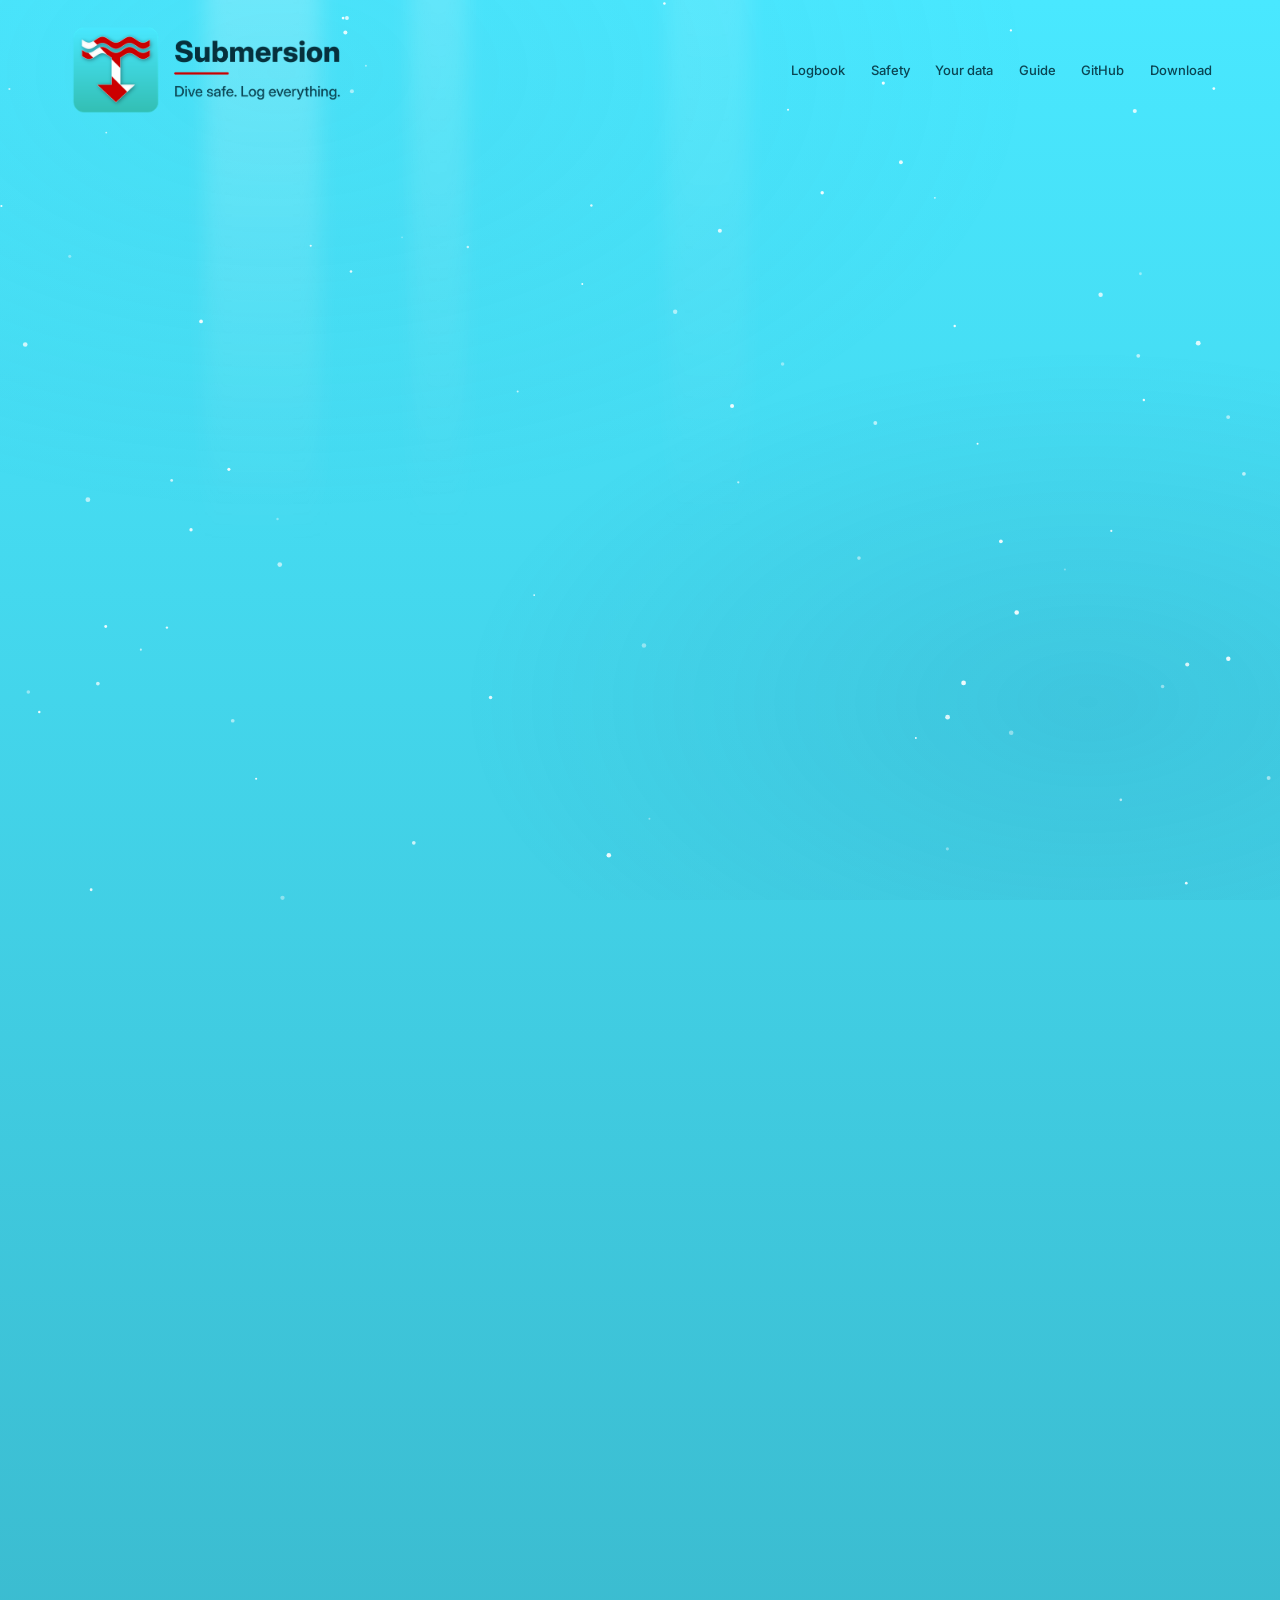
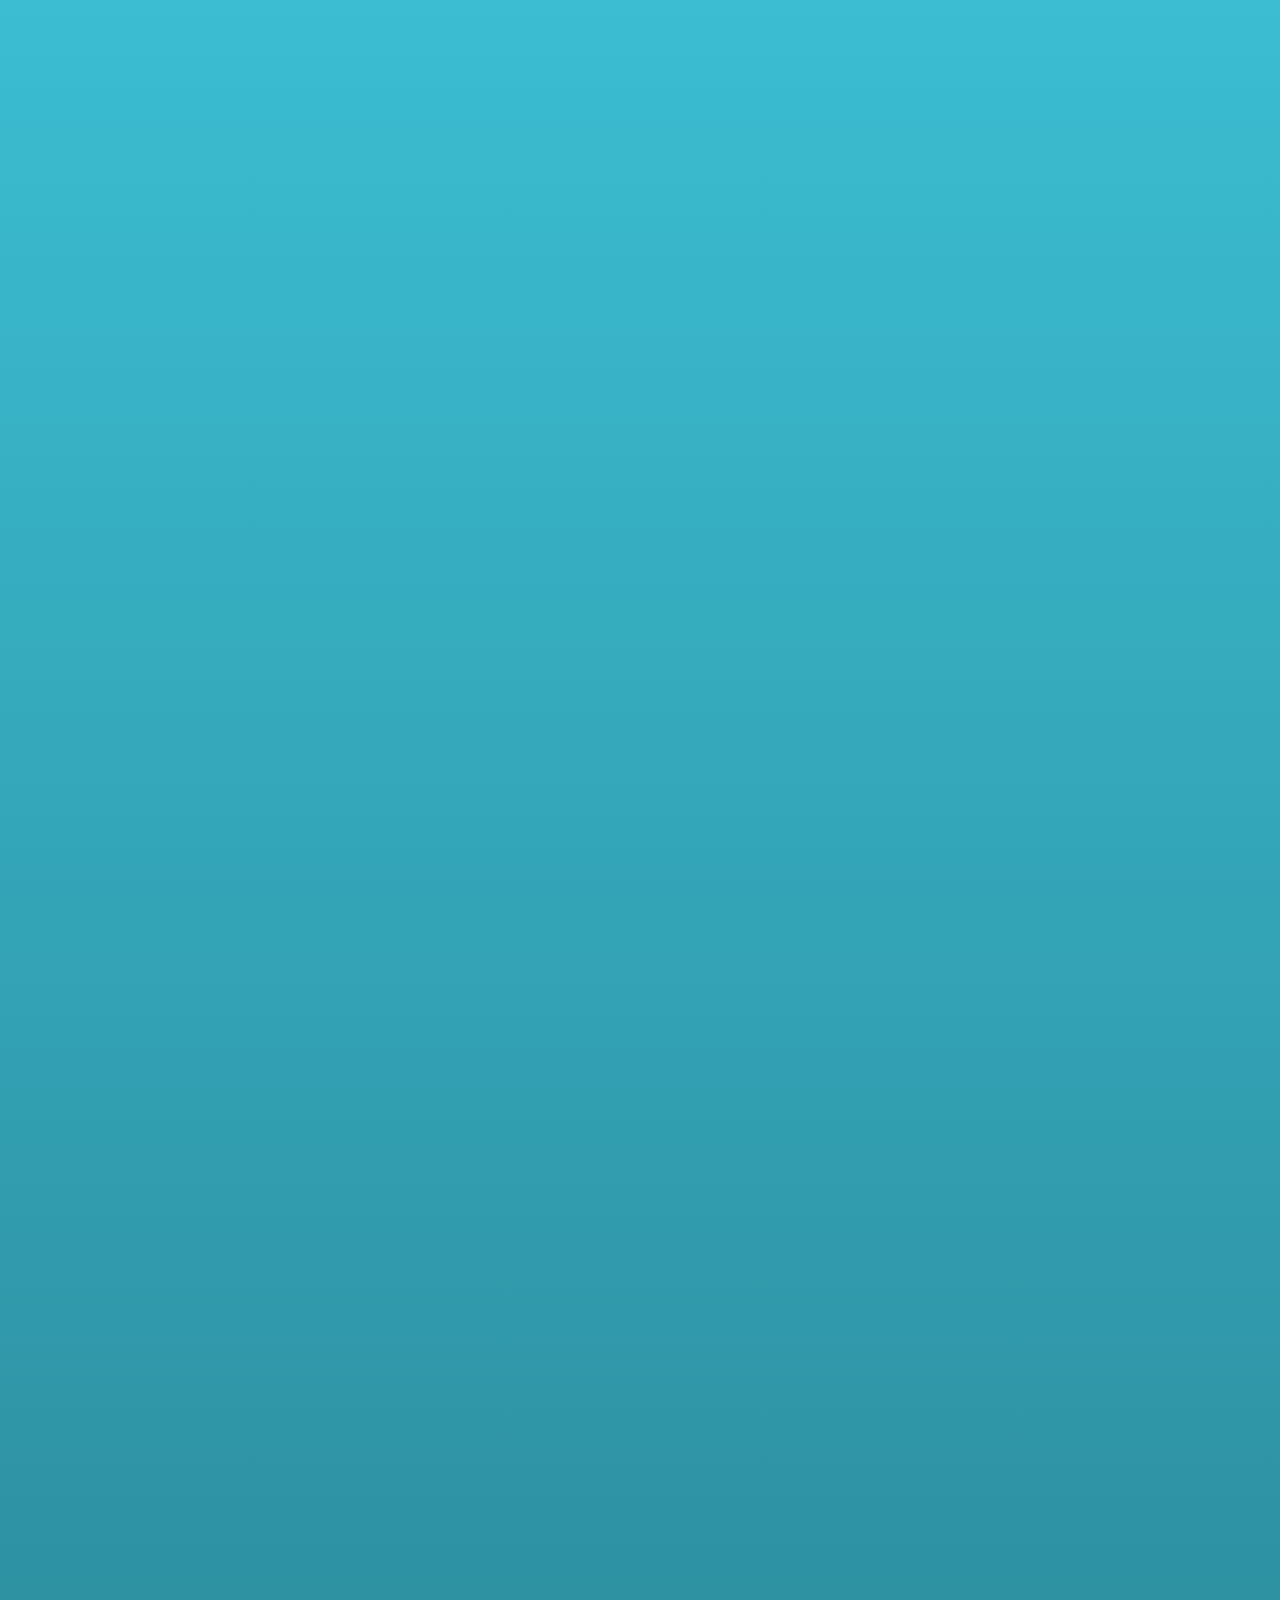
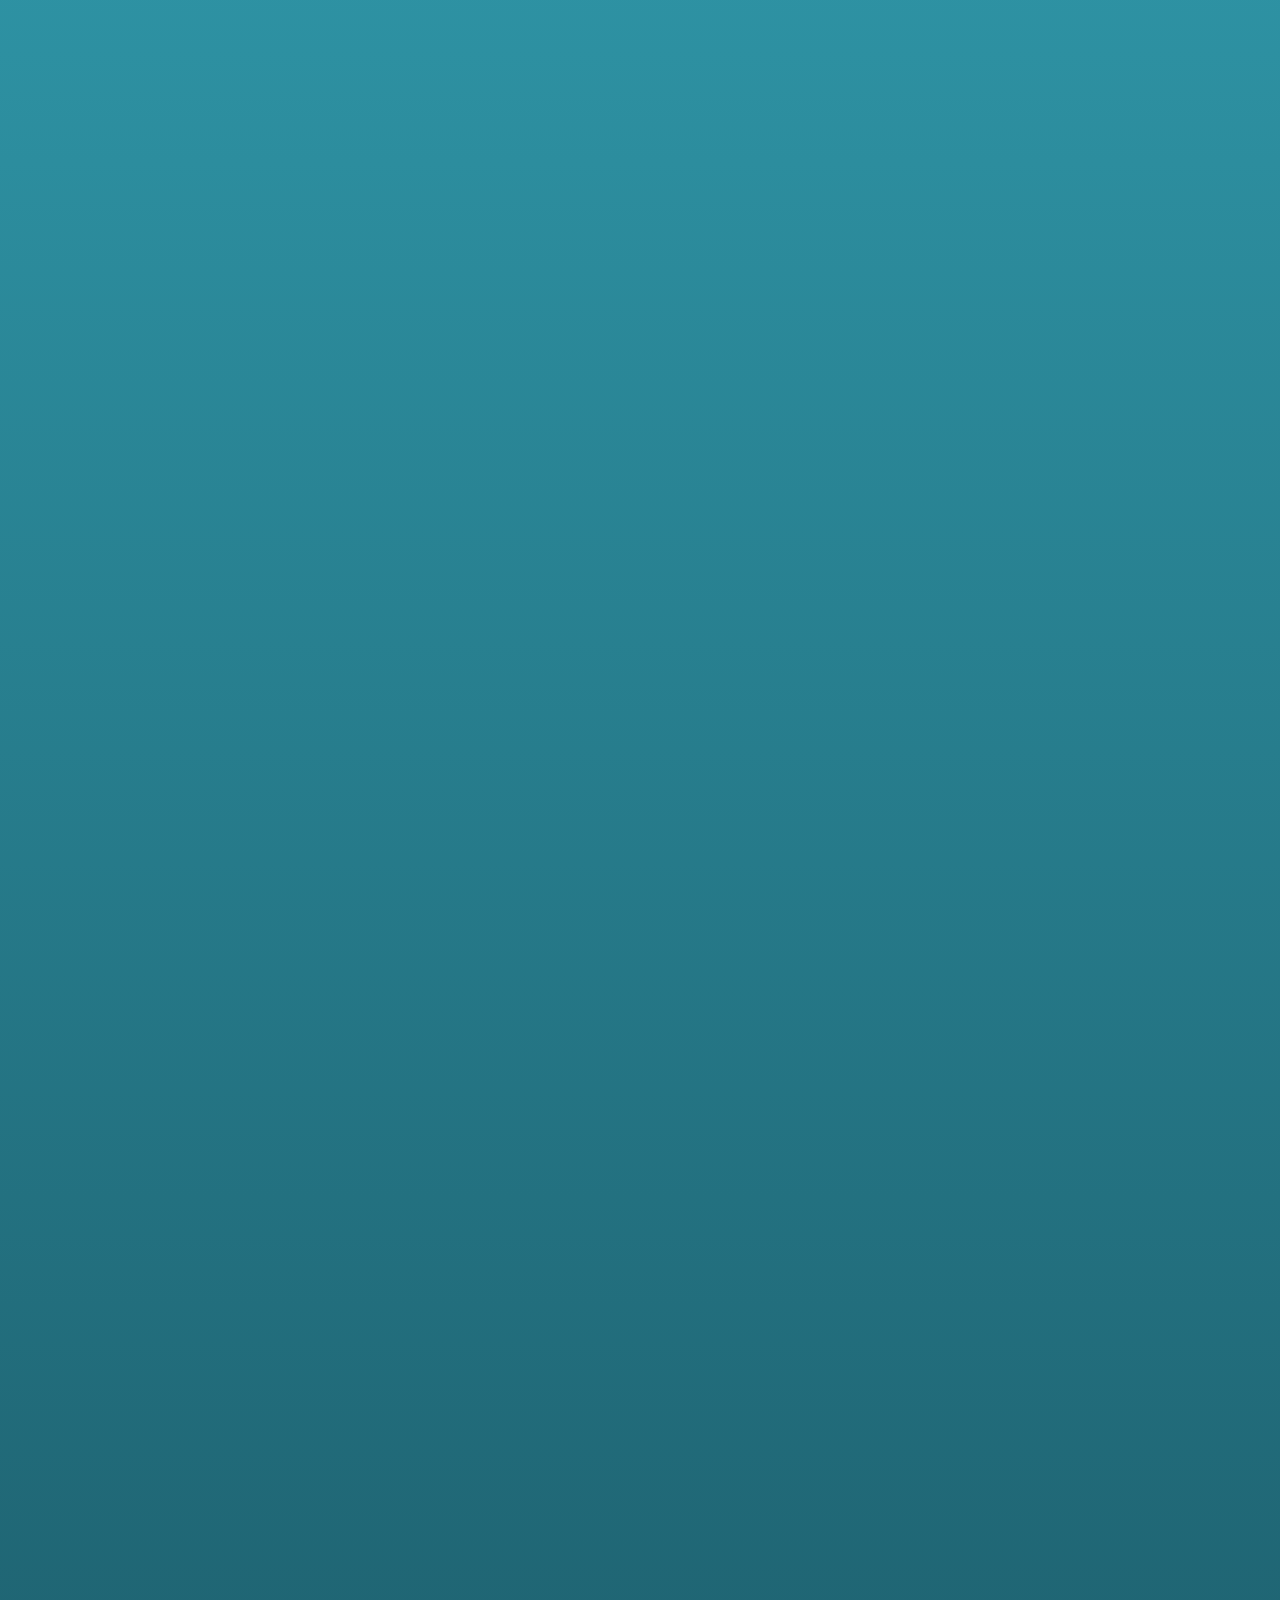
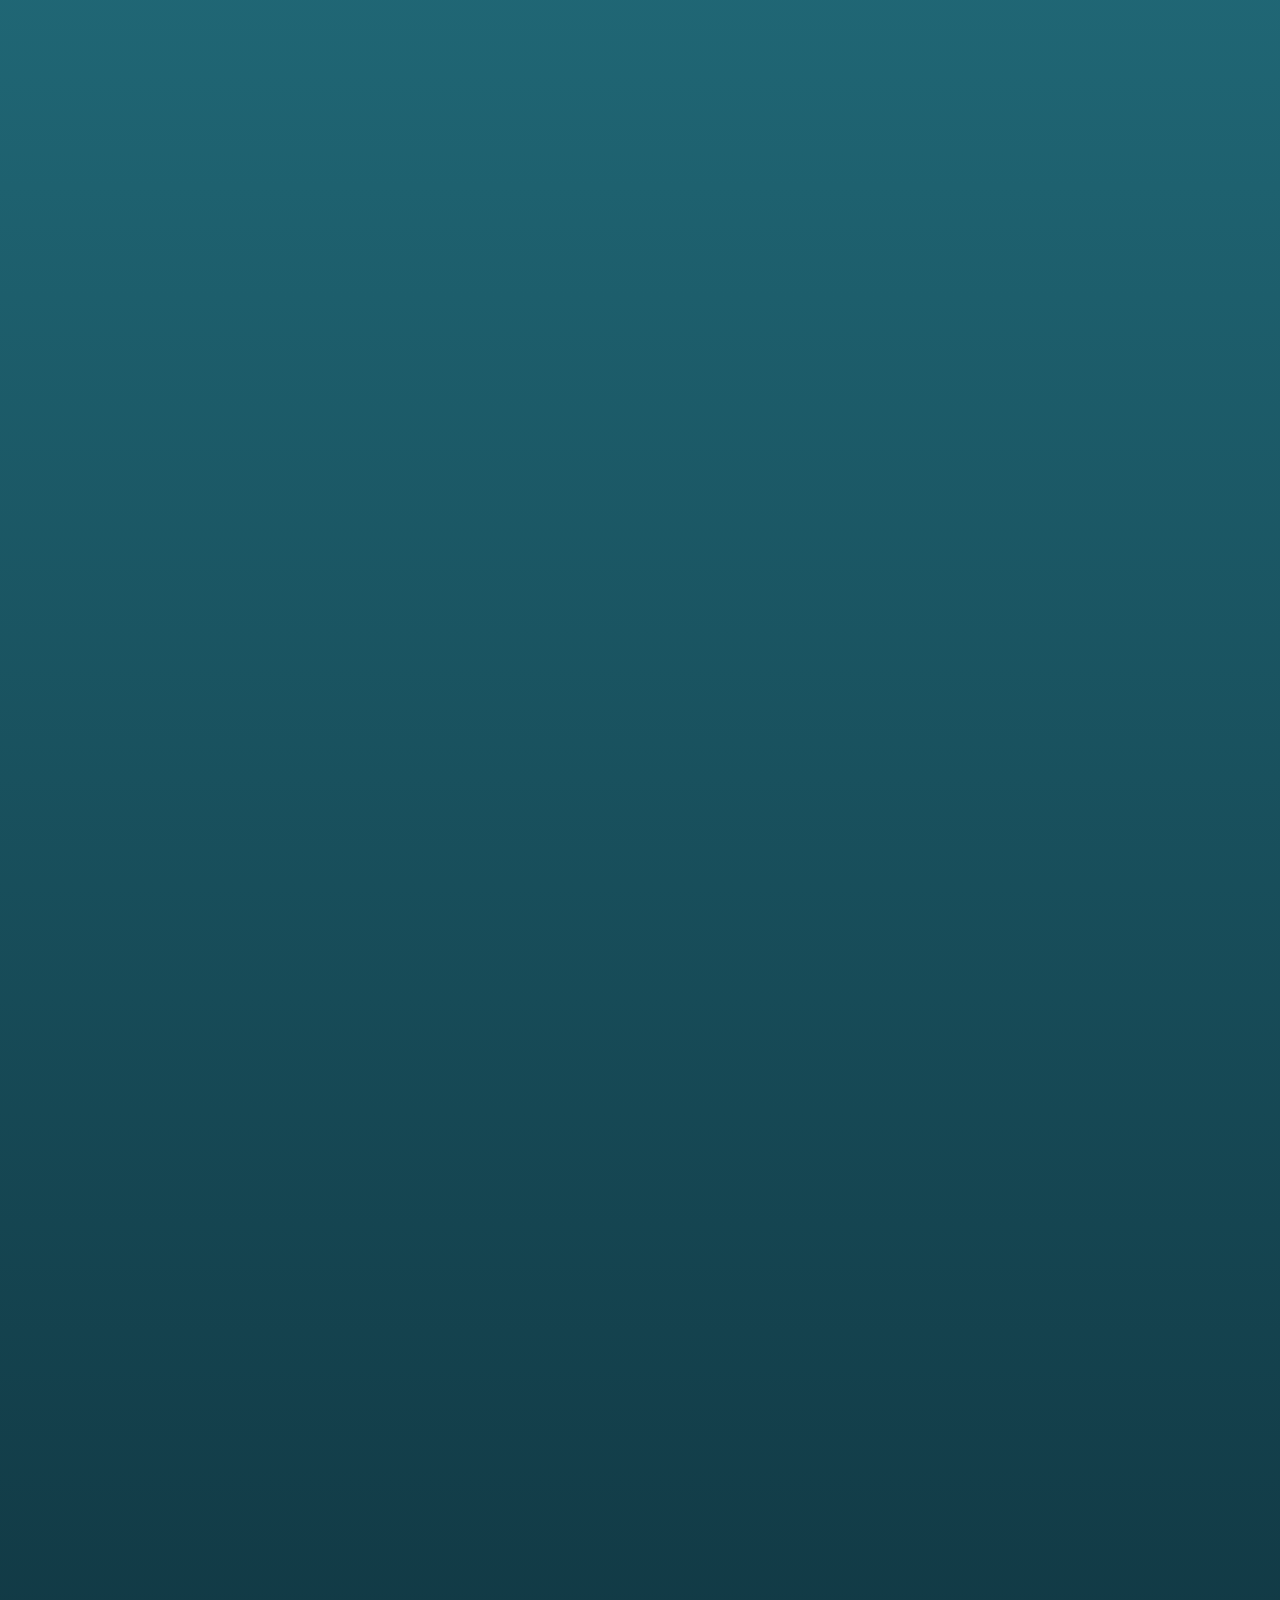
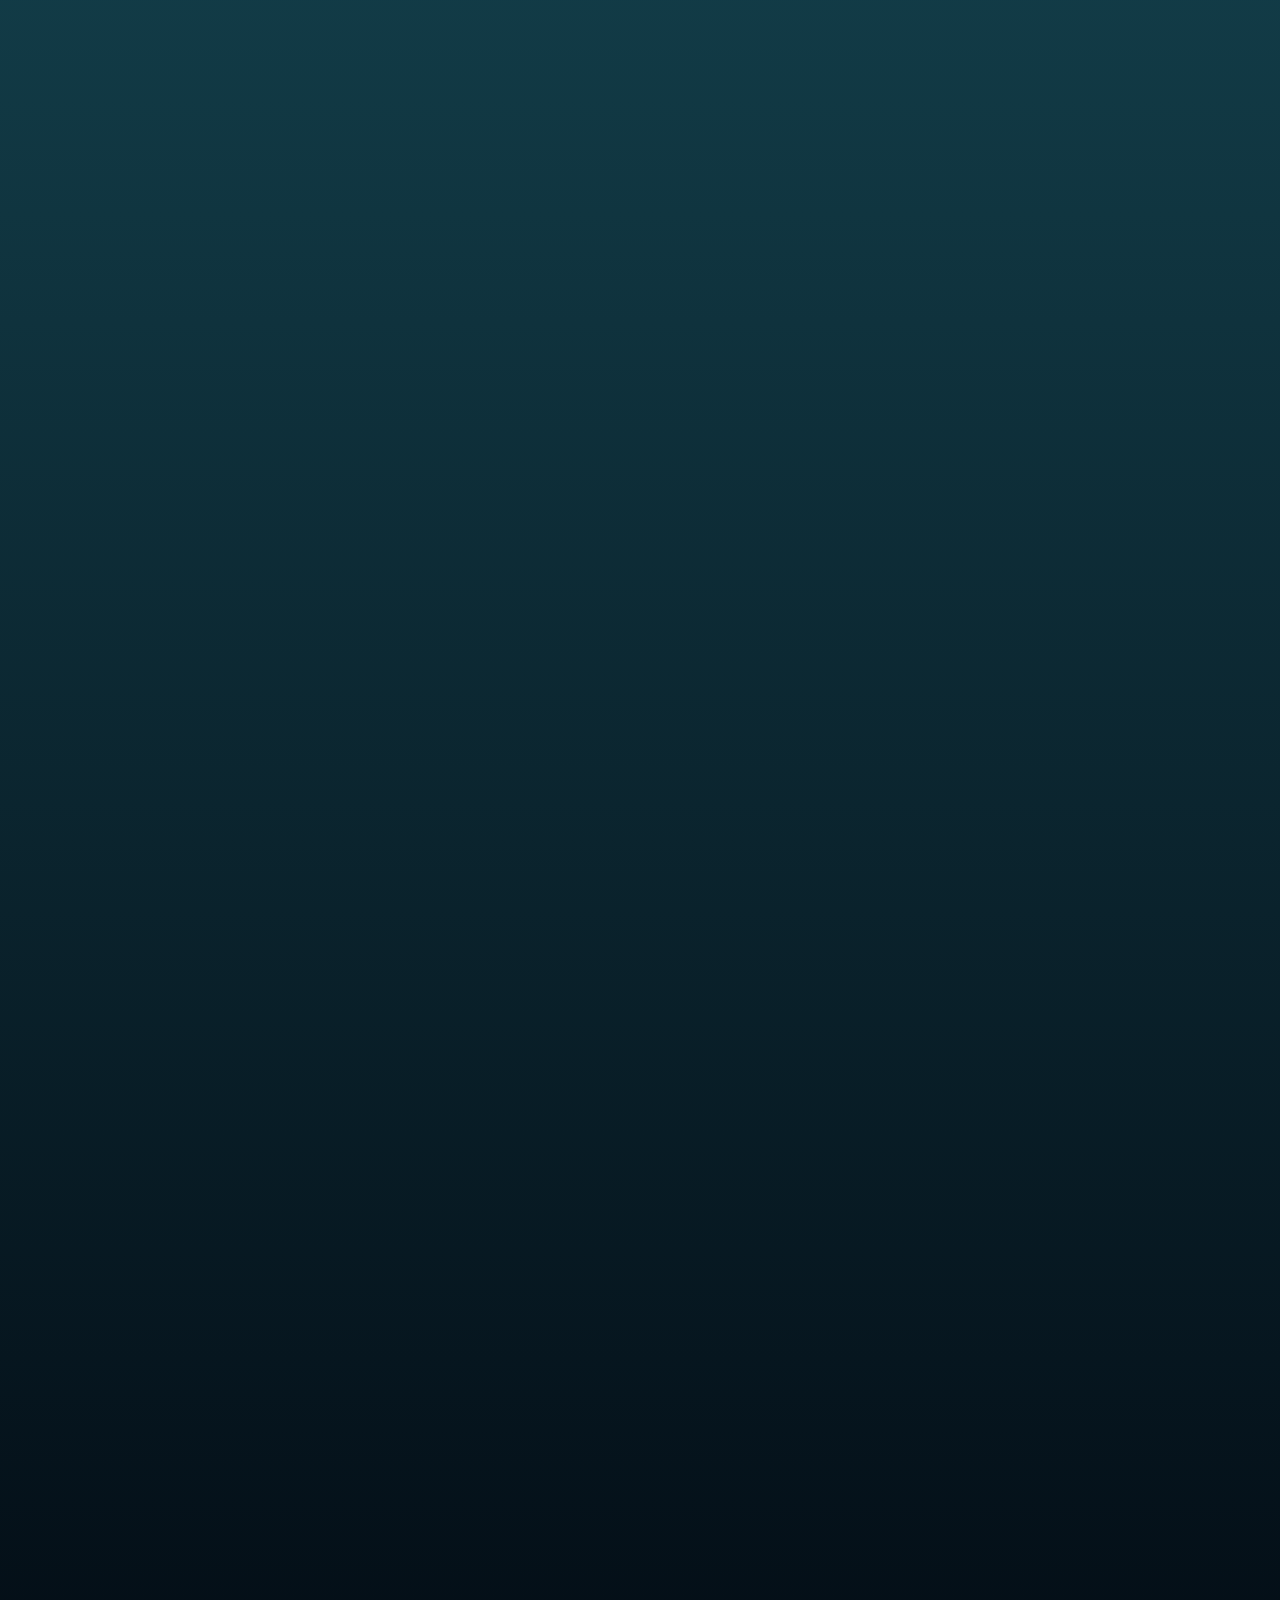
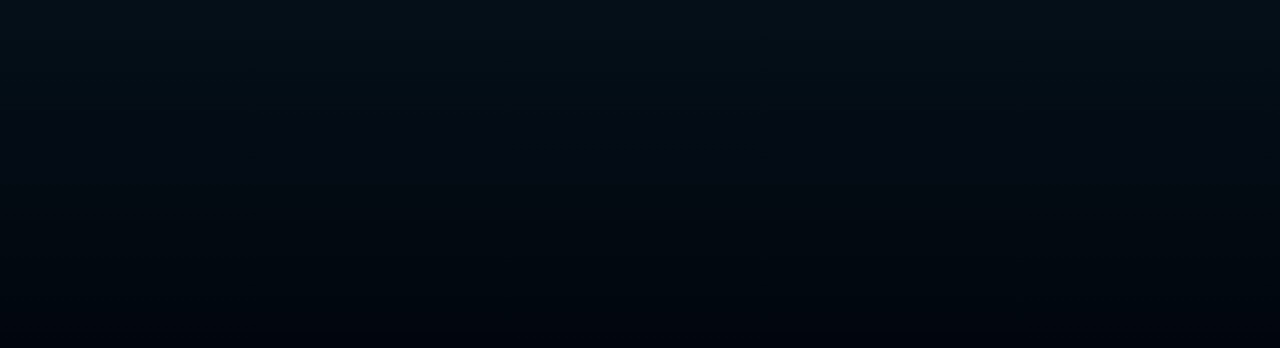
<file: privacy/index.html>
<!doctype html>
<html lang="en">
  <head>
    <meta charset="utf-8" />
    <meta name="viewport" content="width=device-width, initial-scale=1" />
    <meta name="color-scheme" content="dark" />
    <meta name="theme-color" content="#49e8ff" />

    <title>Privacy Policy · Submersion Dive Log</title>
    <meta
      name="description"
      content="Submersion's privacy policy. Your dive data stays on your device. No analytics, no tracking, no accounts, no data sent to servers we operate."
    />
    <link rel="canonical" href="https://submersion.app/privacy/" />

    <meta property="og:title" content="Privacy Policy · Submersion" />
    <meta property="og:description" content="Your dive data stays on your device. No analytics, no tracking, no accounts." />
    <meta property="og:type" content="website" />
    <meta property="og:image" content="https://submersion.app/assets/brand/og-image.png" />
    <meta property="og:image:width" content="1200" />
    <meta property="og:image:height" content="630" />
    <meta property="og:image:alt" content="Submersion: Dive safe. Log everything." />
    <meta name="twitter:card" content="summary_large_image" />

    <link rel="icon" type="image/png" href="../assets/favicon.png" />
    <link rel="preconnect" href="https://fonts.googleapis.com" />
    <link rel="preconnect" href="https://fonts.gstatic.com" crossorigin />
    <link
      href="https://fonts.googleapis.com/css2?family=Inter:opsz,wght@14..32,300..800&display=swap"
      rel="stylesheet"
    />
    <link rel="stylesheet" href="../styles.css" />
  </head>
  <body id="top">
    <a class="skip" href="#content">Skip to content</a>

    <!-- Fixed decorative water column (JS-enhanced; harmless without JS) -->
    <div class="ocean" aria-hidden="true">
      <div class="ocean__haze" data-speed="0.04"></div>
      <div class="ocean__rays" data-speed="0.2">
        <div class="ocean__ray ocean__ray--1"></div>
        <div class="ocean__ray ocean__ray--2"></div>
        <div class="ocean__ray ocean__ray--3"></div>
      </div>
      <canvas id="ocean-snow" class="ocean__snow"></canvas>
    </div>

    <header class="surface">
      <nav class="nav" aria-label="Primary">
        <a class="nav__brand" href="../">
          <img src="../assets/brand/lockup-dark.png" alt="Submersion: Dive safe. Log everything." width="278" height="96" decoding="async" />
        </a>
        <div class="nav__links">
          <a href="../#dive">Logbook</a>
          <a href="../#safety">Safety</a>
          <a href="../#data">Your data</a>
          <a class="nav__guide" href="../guide/">Guide</a>
          <a href="https://github.com/submersion-app/submersion" target="_blank" rel="noreferrer">GitHub</a>
          <a href="../#download">Download</a>
        </div>
      </nav>
    </header>

    <main id="content">
      <section class="zone legal">
        <div class="zone__inner wrap">
          <p class="zone__tag">Legal · Privacy</p>
          <h2>Privacy Policy.</h2>
          <p class="zone__intro">
            Submersion is a local-first dive log. Your data stays on your device unless you choose
            to back it up to a service you control.
          </p>
          <!-- legal:meta:begin -->
          <p class="legal__meta">App: Submersion · Last updated: 2026-11-20</p>
          <!-- legal:meta:end -->

          <div class="legal__body">
            <!-- Generated from PRIVACY.md in submersion-app/submersion by
                 tools/render_legal.py. Do not edit between these markers:
                 the next sync overwrites it and CI fails the PR. -->
            <!-- legal:body:begin -->
            <h2 id="data-collection">Data Collection</h2>
            <p>Submersion is a local-first dive logging application. All data you enter is stored on your device. The app may collect and store the following types of information based on your usage:</p>
            <ul>
              <li><strong>Dive logs:</strong> date, time, depth, duration, temperature, notes, and other dive parameters</li>
              <li><strong>Dive sites:</strong> location names, GPS coordinates, descriptions, and conditions</li>
              <li><strong>Diver profile:</strong> name, certification information, and dive preferences</li>
              <li><strong>Gear inventory:</strong> equipment names, serial numbers, purchase dates, and service records</li>
              <li><strong>Buddies:</strong> names and contact information for dive partners</li>
              <li><strong>Photos and videos:</strong> media attached to dive entries, selected from your device library</li>
              <li><strong>Dive computer data:</strong> depth profiles, tank information, and telemetry downloaded via Bluetooth</li>
            </ul>
            <h2 id="data-storage">Data Storage</h2>
            <p>All data is stored locally on your device in a SQLite database. Submersion does not operate any remote servers. No data is ever transmitted to a server owned or operated by Submersion, because no such server exists.</p>
            <p><strong>Encrypting that database is optional and is off unless you turn it on.</strong> You can enable encryption at rest in Settings, under Security, which protects the database with a passphrase and can unlock it with your fingerprint or face. Until you do, the database is an ordinary unencrypted file on your device, protected by your device's own lock screen and storage encryption but not by Submersion.</p>
            <p>Data can leave your device only to storage you already own, and only when you choose to set that up. There are two separate features that do this, and they protect your data differently. The difference matters, so it is spelled out below.</p>
            <h2 id="backup-and-sync">Backup and Sync</h2>
            <p>Optional. Off until you configure it.</p>
            <p>Backup and sync write your dive log to cloud storage you control: Google Drive, Dropbox, iCloud, or S3-compatible storage. You choose the provider and connect your own account.</p>
            <p>Whatever you choose, the data is stored in your own account, under your own control, and is transmitted over HTTPS. Submersion has no access to your cloud storage beyond the files the app itself creates there.</p>
            <h3>Encryption is optional here too, and off by default</h3>
            <p>Sync offers end-to-end encryption, which you turn on in Settings by setting a passphrase. You are given a recovery code at that point, because without the passphrase or the recovery code the data cannot be recovered by anyone, including us.</p>
            <p><strong>With end-to-end encryption on:</strong> the dive log is sealed with AES-256-GCM before it leaves your device, using a key derived from your passphrase. The key is never uploaded and is never sent to Submersion or to your storage provider. Google, Dropbox, Apple and any S3 operator see only encrypted files and cannot read your dive log, your notes or your locations.</p>
            <p><strong>With end-to-end encryption off, which is the default:</strong> your dive log is uploaded as ordinary readable files. It is protected in transit by HTTPS and by whatever security your storage provider applies, but your storage provider can access its contents in the same way it can access any other file you keep there.</p>
            <p>If your dive log matters to you, turning on end-to-end encryption before you enable sync is worth the minute it takes.</p>
            <h2 id="photo-and-video-upload">Photo and Video Upload</h2>
            <p>Optional. Off until you attach a media store.</p>
            <p>Separately from backup and sync, Submersion can upload the photos and videos you attach to dives, so that your media is available on your other devices. This uses the same providers: Google Drive, Dropbox, iCloud or S3-compatible storage, in an account you connect.</p>
            <p><strong>Photos and videos uploaded this way are not encrypted by Submersion.</strong> They are transmitted over HTTPS and stored as ordinary files in your cloud account, which means your storage provider can access them in the same way it can access any other photo you keep there. Turning on end-to-end encryption for sync does not cover them: media upload has no encryption option.</p>
            <p>If you do not attach a media store, your photos and videos are never uploaded. Dive media is otherwise referenced in place: Submersion points at the photo in your device's own photo library rather than copying it into the app.</p>
            <h2 id="information-about-other-people">Information About Other People</h2>
            <p>Some of what Submersion stores is not about you. A dive log naturally records the people you dive with, and Submersion may hold the following about them:</p>
            <ul>
              <li><strong>Name</strong>, for dive buddies, instructors and divemasters</li>
              <li><strong>Email address and phone number</strong>, if you add them to a buddy record</li>
              <li><strong>Profile photo</strong>, if you add one to a buddy record</li>
              <li><strong>Handwritten signature</strong>, if an instructor or buddy signs a dive in the app</li>
              <li><strong>Certification details</strong>, if you record them for a buddy</li>
              <li><strong>Their presence in your photos and videos</strong></li>
            </ul>
            <p>You may have imported some of this from your device's contacts.</p>
            <p><strong>If you enable backup and sync, this information leaves your device along with the rest of your dive log.</strong> It goes only to storage you control. If you have also turned on end-to-end encryption, your storage provider cannot read it; if you have not, which is the default, it is uploaded in readable form. Either way it does leave your device, and the people it describes have not agreed to that, because they were never asked.</p>
            <p>This is the strongest reason to turn on end-to-end encryption. The data you are uploading is not all yours to expose.</p>
            <p><strong>If you attach a media store, photos and videos containing other people are uploaded without encryption,</strong> as described above, and your storage provider can access them.</p>
            <p>Certification card images deserve a specific mention. If you photograph a certification card, yours or someone else's, that image carries a full name, a certification number, an issuing agency and a date. It is stored in your dive log and is included in backup and sync like any other part of it.</p>
            <p>Submersion never transmits any of this to Submersion, to any other user, or to any third party for their own purposes. It travels only to the storage account you have connected. Even so, you are the one deciding to record another person's details and to sync them, so please consider:</p>
            <ul>
              <li>Ask before you store someone's contact details, photograph or signature</li>
              <li>Ask before you record certification details that belong to them</li>
              <li>Delete a buddy record, which deletes what it holds about them, if they ask you to</li>
            </ul>
            <h2 id="online-features-and-third-party-services">Online Features and Third-Party Services</h2>
            <p>Several Submersion features answer questions that cannot be answered on your device: what a place is called, what the weather was on the day you dived, what lives on a reef, how deep the seafloor is. These features work by asking a public service, which means sending it a question.</p>
            <h3>What happens without you doing anything</h3>
            <p>One thing only. Submersion checks GitHub for a newer version of the app. This sends nothing about you or your diving. GitHub sees a request from your IP address asking what the latest version is.</p>
            <h3>Features that send a dive site's coordinates</h3>
            <p>If you open one of the features below, Submersion sends the relevant coordinates to the service listed beside it. Nothing else is sent: no name, no account, no device identifier, and nothing that identifies you or links one request to another. The service sees a location and the IP address the request came from.</p>
            <div class="legal__table">
              <table>
                <thead>
                  <tr>
                    <th scope="col">What the feature does</th>
                    <th scope="col">Services it asks</th>
                  </tr>
                </thead>
                <tbody>
                  <tr>
                    <td>Turn coordinates into a place name, or a place name into coordinates</td>
                    <td>OpenStreetMap Nominatim</td>
                  </tr>
                  <tr>
                    <td>Draw maps and satellite imagery</td>
                    <td>OpenStreetMap, OpenTopoMap, Esri ArcGIS, swisstopo</td>
                  </tr>
                  <tr>
                    <td>Look up the weather on the day of a dive, and a site's elevation</td>
                    <td>Open-Meteo</td>
                  </tr>
                  <tr>
                    <td>Find tide stations near a site</td>
                    <td>NOAA</td>
                  </tr>
                  <tr>
                    <td>Identify and suggest marine species</td>
                    <td>iNaturalist, GBIF</td>
                  </tr>
                  <tr>
                    <td>Show reef health, habitat and marine protected areas</td>
                    <td>NOAA Coral Reef Watch, PacIOOS, UNEP-WCMC, Esri ArcGIS</td>
                  </tr>
                  <tr>
                    <td>Show seafloor depth and 3D terrain</td>
                    <td>EMODnet, NOAA NGDC, GMRT, swisstopo</td>
                  </tr>
                </tbody>
              </table>
            </div>
            <p>These are independent organisations with their own privacy policies. They are not partners of Submersion, receive no payment from us and send us nothing. We ask them a question on your behalf and show you the answer.</p>
            <p>If you would rather not contact them, do not open those features. Maps can also be used offline by downloading a region in advance, which avoids further tile requests for that area.</p>
            <h3>Downloading the marine life identification model</h3>
            <p>On iPhone, iPad and Mac, opening Marine life identification in Settings asks GitHub whether a species model is available, and choosing Download fetches it (about 633 MB) from GitHub. Like the update check, this sends nothing about you or your diving; GitHub sees a request from your IP address. Identifying species in your photos and videos then happens on your device, and they are not sent anywhere for it.</p>
            <h3>Marine life identification on Windows</h3>
            <p>On Windows, marine life identification runs through Microsoft's Windows ML, which comes with the app and lets your PC's graphics card or NPU do the work. When you download the model, Windows may also download an engine for your graphics card or NPU from Microsoft; the download's confirmation says so. Microsoft's terms for Windows ML say it may collect information about its use and send it to Microsoft, as described in <a href="https://aka.ms/privacy" target="_blank" rel="noreferrer">Microsoft's privacy statement</a>. Submersion sends Microsoft nothing itself, and your photos and videos stay on your PC.</p>
            <h3>Services you connect yourself</h3>
            <p>If you choose to connect one of these accounts, Submersion communicates with that provider using credentials you supply, and only then:</p>
            <div class="legal__table">
              <table>
                <thead>
                  <tr>
                    <th scope="col">Service</th>
                    <th scope="col">What it is for</th>
                  </tr>
                </thead>
                <tbody>
                  <tr>
                    <td>Garmin Connect</td>
                    <td>Downloading your dives from Garmin</td>
                  </tr>
                  <tr>
                    <td>Suunto (Sports Tracker)</td>
                    <td>Downloading your dives from Suunto</td>
                  </tr>
                  <tr>
                    <td>Adobe Lightroom</td>
                    <td>Reading photos from your Lightroom library</td>
                  </tr>
                  <tr>
                    <td>A network drive or server you name</td>
                    <td>Reading media you keep on your own storage</td>
                  </tr>
                </tbody>
              </table>
            </div>
            <p>Each is optional, off until you set it up, and can be disconnected at any time. Your credentials for these services are held in your device's secure keychain and are never sent to Submersion.</p>
            <h2 id="health-data">Health Data</h2>
            <p>On iOS, Submersion can optionally read dive workout data from Apple HealthKit. This data is:</p>
            <ul>
              <li><strong>Read-only:</strong> Submersion reads existing dive workouts but does not write to HealthKit</li>
              <li><strong>Never transmitted off device:</strong> HealthKit data stays on your device</li>
              <li><strong>Never shared with third parties</strong></li>
            </ul>
            <p>This feature is not currently available on Android.</p>
            <h2 id="data-sharing">Data Sharing</h2>
            <p>Submersion does not sell your data, trade it, or hand it to anyone for their own purposes. Specifically:</p>
            <ul>
              <li>No analytics or tracking services</li>
              <li>No advertising networks</li>
              <li>No account creation required</li>
              <li>No third-party SDKs that collect user data</li>
              <li>No data transmitted to any Submersion server, because none exists</li>
            </ul>
            <p>Your dive log leaves your device only through the optional backup, sync and media upload features described above, and only to a storage account you connect and control.</p>
            <p>Separately from that, the online features described above send coordinates to public map, weather, tide and marine data services in order to answer a question you asked. That is a real transfer and we would rather name it than hide it behind the word "never". It is limited to coordinates, it carries nothing that identifies you, and it happens only when you open the feature that needs it.</p>
            <h2 id="device-permissions">Device Permissions</h2>
            <p>Submersion requests the following permissions only as needed for specific features:</p>
            <div class="legal__table">
              <table>
                <thead>
                  <tr>
                    <th scope="col">Permission</th>
                    <th scope="col">Purpose</th>
                  </tr>
                </thead>
                <tbody>
                  <tr>
                    <td><strong>Bluetooth</strong></td>
                    <td>Discover and communicate with BLE dive computers</td>
                  </tr>
                  <tr>
                    <td><strong>Location</strong></td>
                    <td>Tag dive sites with GPS coordinates; required for BLE scanning on Android 11 and below</td>
                  </tr>
                  <tr>
                    <td><strong>Photos and media</strong></td>
                    <td>Attach photos and videos to dive entries</td>
                  </tr>
                  <tr>
                    <td><strong>Media location</strong></td>
                    <td>Read GPS data from photo EXIF metadata to suggest dive site locations</td>
                  </tr>
                  <tr>
                    <td><strong>Contacts</strong></td>
                    <td>Select dive buddies from your device contacts</td>
                  </tr>
                  <tr>
                    <td><strong>Notifications</strong></td>
                    <td>Send gear maintenance service reminders</td>
                  </tr>
                  <tr>
                    <td><strong>Exact alarms</strong></td>
                    <td>Schedule precise gear maintenance reminders</td>
                  </tr>
                </tbody>
              </table>
            </div>
            <p>All permissions are optional. The app will function without them, though related features will be unavailable.</p>
            <h2 id="data-deletion">Data Deletion</h2>
            <ul>
              <li>You can delete any or all of your data from within the app at any time.</li>
              <li>Uninstalling Submersion removes all locally stored data from your device.</li>
              <li>Deleting a buddy deletes what Submersion holds about that person, including their photo and contact details.</li>
              <li>Backups, synced data and uploaded media can be deleted directly from the cloud storage account you connected, whichever provider it is.</li>
            </ul>
            <h2 id="children">Children</h2>
            <p>Submersion is not directed at children under the age of 13. We do not knowingly collect personal information from children under 13. If you believe a child under 13 has provided data through the app, please contact us so we can take appropriate action.</p>
            <h2 id="changes">Changes to This Policy</h2>
            <p>This privacy policy may be updated from time to time. Changes will be reflected by updating the "Last Updated" date at the top of this document.</p>
            <h2 id="contact">Contact</h2>
            <p>If you have questions or concerns about this privacy policy, you can reach us at:</p>
            <ul>
              <li><strong>Email:</strong> privacy@submersion.app</li>
              <li><strong>GitHub:</strong> Open an issue at <a href="https://github.com/submersion-app/submersion" target="_blank" rel="noreferrer">github.com/submersion-app/submersion</a></li>
            </ul>
            <h2 id="open-source">Open Source</h2>
            <p>Submersion is open-source software. The full source code is available at:</p>
            <p><a href="https://github.com/submersion-app/submersion" target="_blank" rel="noreferrer">https://github.com/submersion-app/submersion</a></p>
            <!-- legal:body:end -->
          </div>

          <p class="legal__back">
            <a href="../">← Back to the surface</a> · <a href="../terms/">Terms of Service</a>
          </p>

          <footer class="footer">
            © <span data-year></span> Submersion · GPL-3.0 · See you down there
            <div class="footer__links">
              <a href="../guide/">User Guide</a>
              <a href="../privacy/" aria-current="page">Privacy Policy</a>
              <a href="../terms/">Terms of Service</a>
            </div>
          </footer>
        </div>
      </section>
    </main>

    <script>
      (function () {
        var y = document.querySelector('[data-year]');
        if (y) y.textContent = String(new Date().getFullYear());
      })();
    </script>
    <script src="../ocean.js" defer></script>
  </body>
</html>
</file>
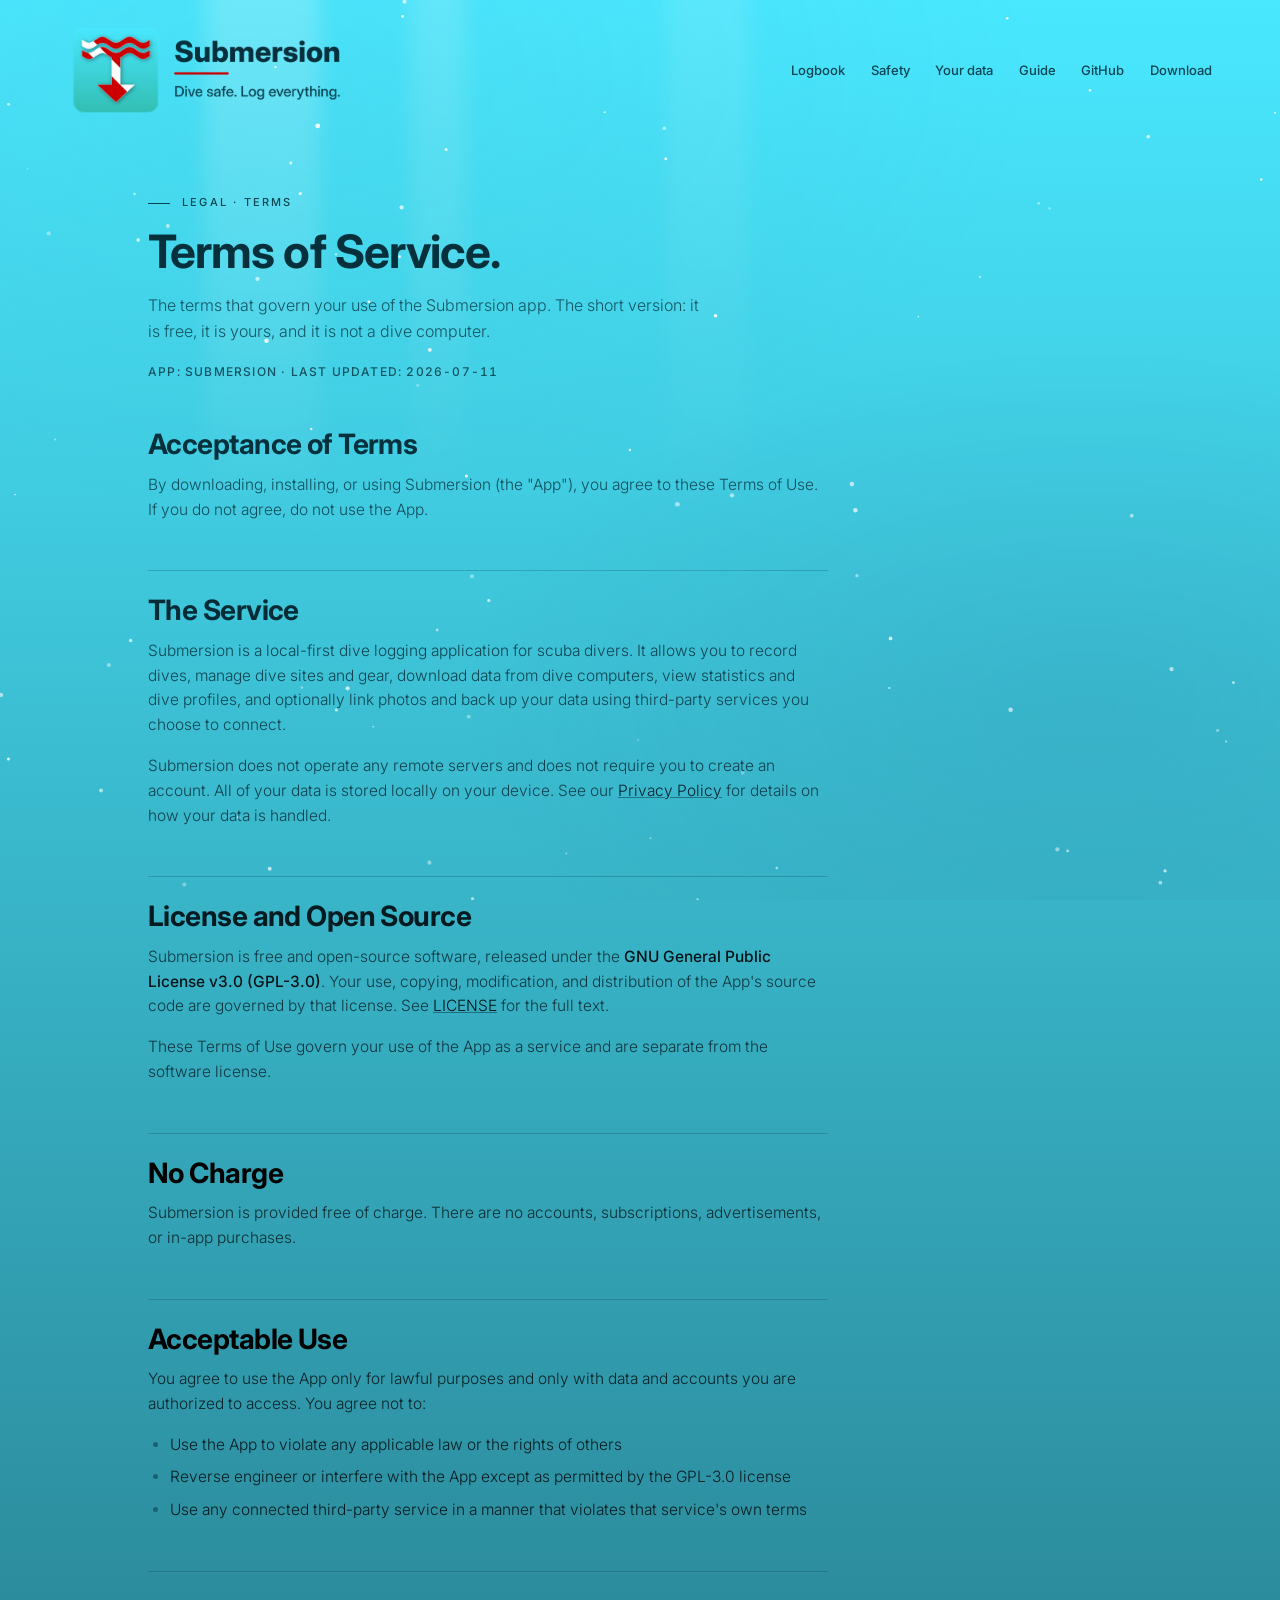
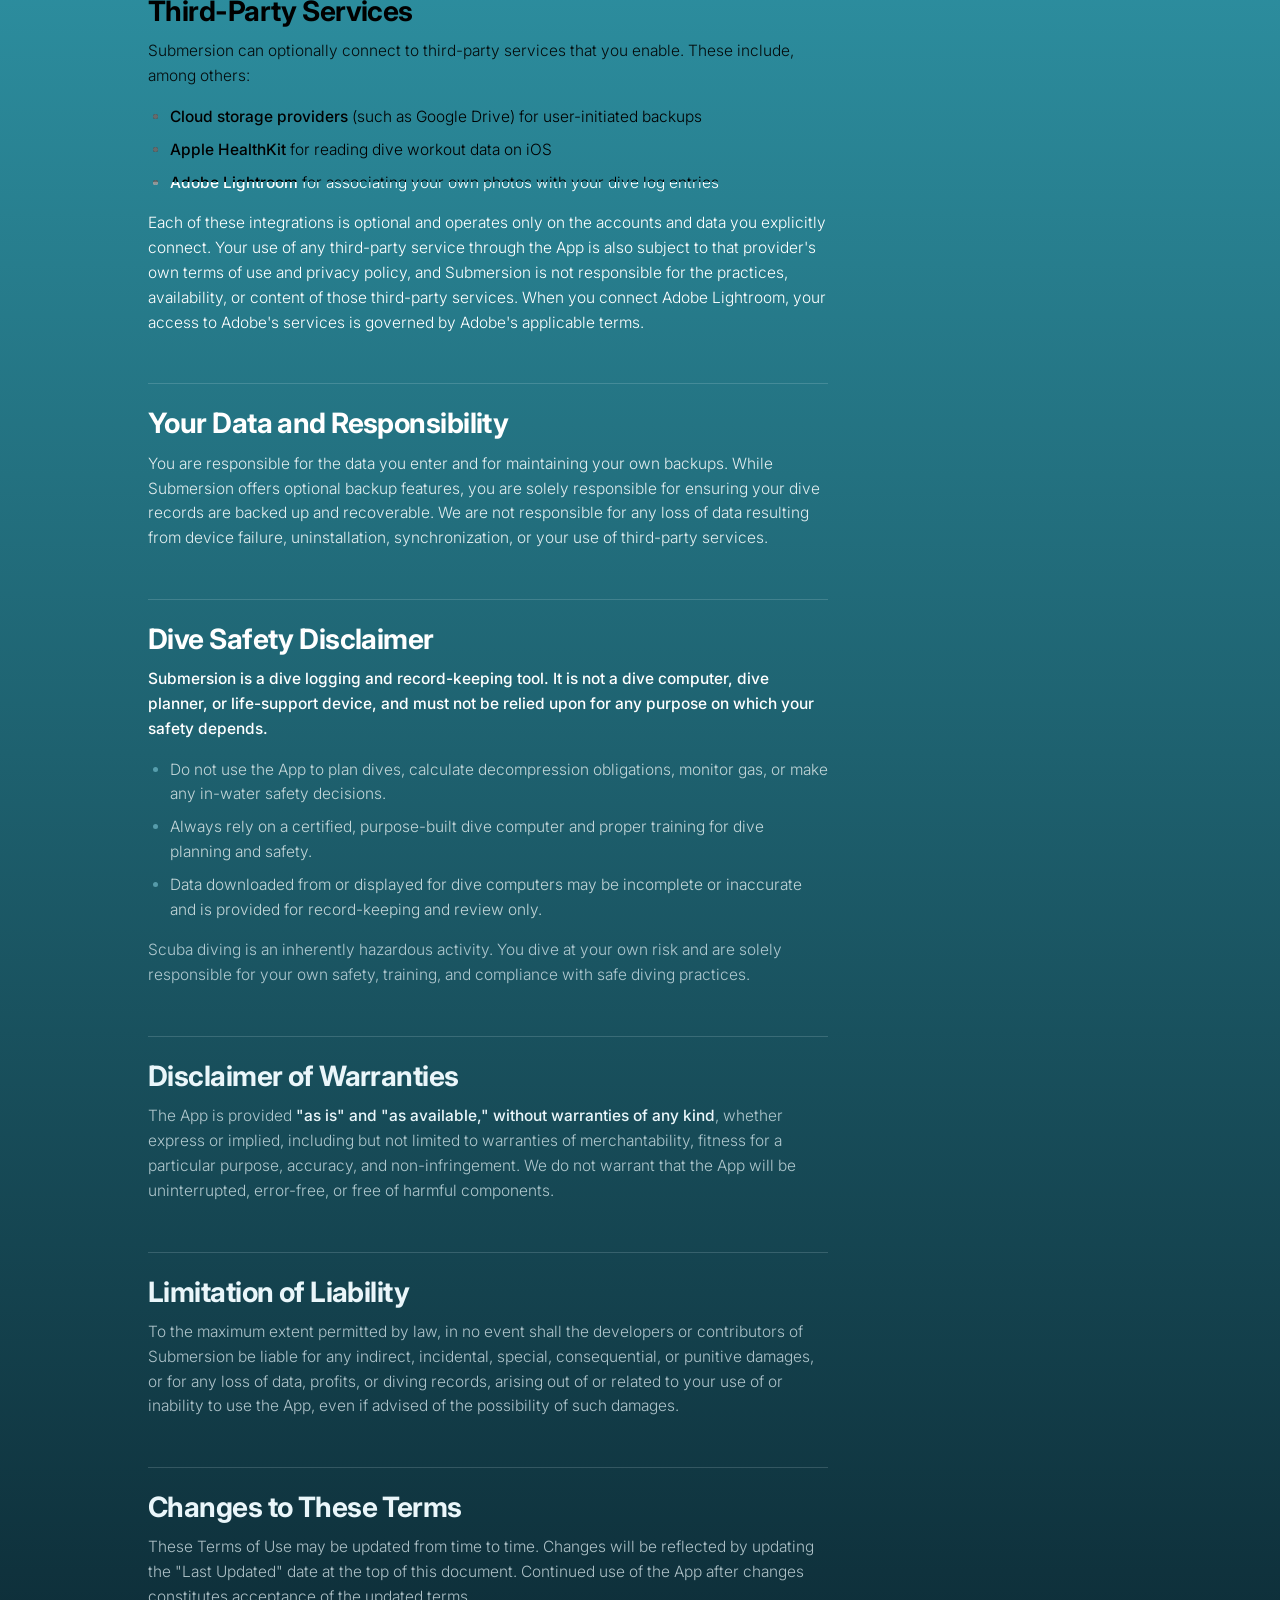
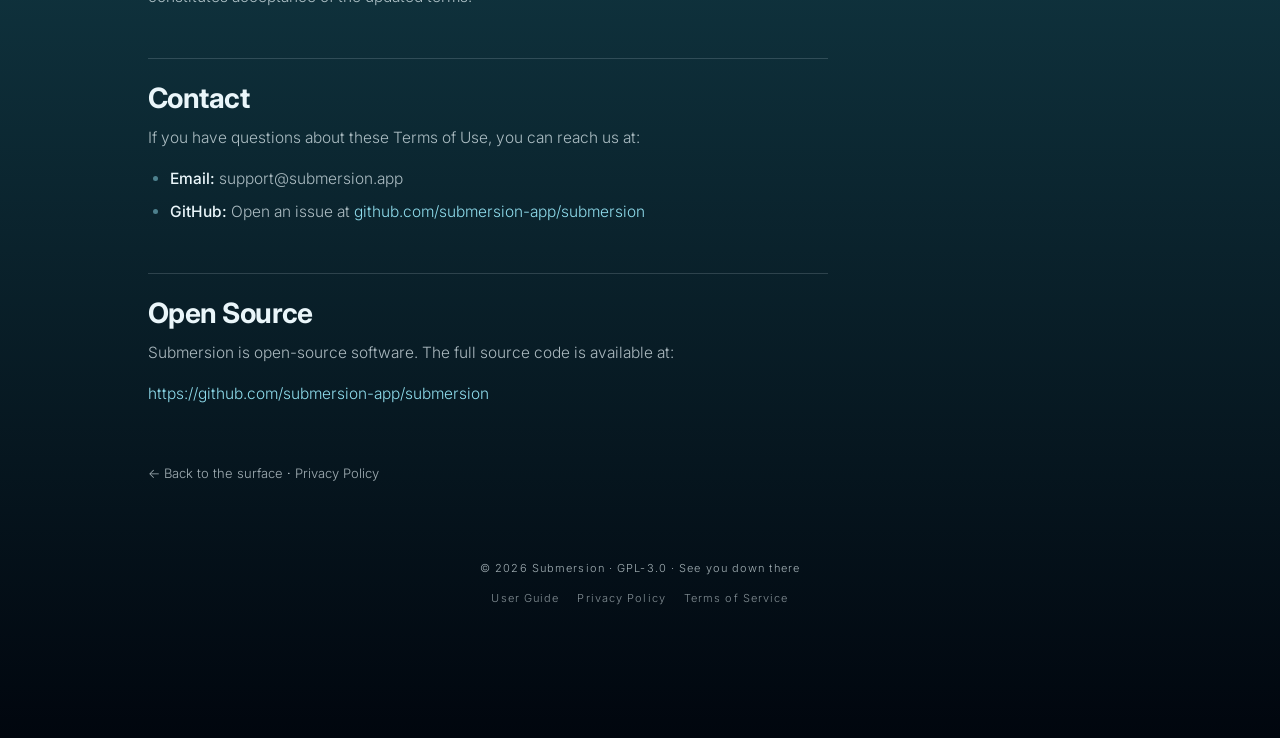
<file: terms/index.html>
<!doctype html>
<html lang="en">
  <head>
    <meta charset="utf-8" />
    <meta name="viewport" content="width=device-width, initial-scale=1" />
    <meta name="color-scheme" content="dark" />
    <meta name="theme-color" content="#49e8ff" />

    <title>Terms of Service · Submersion Dive Log</title>
    <meta
      name="description"
      content="Terms of Service for the Submersion dive log app. Free, open-source, GPL-3.0. Includes the dive safety disclaimer, third-party service terms, and limitation of liability."
    />
    <link rel="canonical" href="https://submersion.app/terms/" />

    <meta property="og:title" content="Terms of Service · Submersion" />
    <meta property="og:description" content="Terms of Service for the Submersion dive log app." />
    <meta property="og:type" content="website" />
    <meta property="og:image" content="https://submersion.app/assets/brand/og-image.png" />
    <meta property="og:image:width" content="1200" />
    <meta property="og:image:height" content="630" />
    <meta property="og:image:alt" content="Submersion: Dive safe. Log everything." />
    <meta name="twitter:card" content="summary_large_image" />

    <link rel="icon" type="image/png" href="../assets/favicon.png" />
    <link rel="preconnect" href="https://fonts.googleapis.com" />
    <link rel="preconnect" href="https://fonts.gstatic.com" crossorigin />
    <link
      href="https://fonts.googleapis.com/css2?family=Inter:opsz,wght@14..32,300..800&display=swap"
      rel="stylesheet"
    />
    <link rel="stylesheet" href="../styles.css" />
  </head>
  <body id="top">
    <a class="skip" href="#content">Skip to content</a>

    <!-- Fixed decorative water column (JS-enhanced; harmless without JS) -->
    <div class="ocean" aria-hidden="true">
      <div class="ocean__haze" data-speed="0.04"></div>
      <div class="ocean__rays" data-speed="0.2">
        <div class="ocean__ray ocean__ray--1"></div>
        <div class="ocean__ray ocean__ray--2"></div>
        <div class="ocean__ray ocean__ray--3"></div>
      </div>
      <canvas id="ocean-snow" class="ocean__snow"></canvas>
    </div>

    <header class="surface">
      <nav class="nav" aria-label="Primary">
        <a class="nav__brand" href="../">
          <img src="../assets/brand/lockup-dark.png" alt="Submersion: Dive safe. Log everything." width="278" height="96" decoding="async" />
        </a>
        <div class="nav__links">
          <a href="../#dive">Logbook</a>
          <a href="../#safety">Safety</a>
          <a href="../#data">Your data</a>
          <a class="nav__guide" href="../guide/">Guide</a>
          <a href="https://github.com/submersion-app/submersion" target="_blank" rel="noreferrer">GitHub</a>
          <a href="../#download">Download</a>
        </div>
      </nav>
    </header>

    <main id="content">
      <section class="zone legal">
        <div class="zone__inner wrap">
          <p class="zone__tag">Legal · Terms</p>
          <h2>Terms of Service.</h2>
          <p class="zone__intro">
            The terms that govern your use of the Submersion app. The short version: it is free,
            it is yours, and it is not a dive computer.
          </p>
          <!-- legal:meta:begin -->
          <p class="legal__meta">App: Submersion · Last updated: 2026-07-11</p>
          <!-- legal:meta:end -->

          <div class="legal__body">
            <!-- Generated from TERMS.md in submersion-app/submersion by
                 tools/render_legal.py. Do not edit between these markers:
                 the next sync overwrites it and CI fails the PR. -->
            <!-- legal:body:begin -->
            <h2 id="acceptance">Acceptance of Terms</h2>
            <p>By downloading, installing, or using Submersion (the "App"), you agree to these Terms of Use. If you do not agree, do not use the App.</p>
            <h2 id="service">The Service</h2>
            <p>Submersion is a local-first dive logging application for scuba divers. It allows you to record dives, manage dive sites and gear, download data from dive computers, view statistics and dive profiles, and optionally link photos and back up your data using third-party services you choose to connect.</p>
            <p>Submersion does not operate any remote servers and does not require you to create an account. All of your data is stored locally on your device. See our <a href="../privacy/">Privacy Policy</a> for details on how your data is handled.</p>
            <h2 id="license">License and Open Source</h2>
            <p>Submersion is free and open-source software, released under the <strong>GNU General Public License v3.0 (GPL-3.0)</strong>. Your use, copying, modification, and distribution of the App's source code are governed by that license. See <a href="https://github.com/submersion-app/submersion/blob/main/LICENSE" target="_blank" rel="noreferrer">LICENSE</a> for the full text.</p>
            <p>These Terms of Use govern your use of the App as a service and are separate from the software license.</p>
            <h2 id="no-charge">No Charge</h2>
            <p>Submersion is provided free of charge. There are no accounts, subscriptions, advertisements, or in-app purchases.</p>
            <h2 id="acceptable-use">Acceptable Use</h2>
            <p>You agree to use the App only for lawful purposes and only with data and accounts you are authorized to access. You agree not to:</p>
            <ul>
              <li>Use the App to violate any applicable law or the rights of others</li>
              <li>Reverse engineer or interfere with the App except as permitted by the GPL-3.0 license</li>
              <li>Use any connected third-party service in a manner that violates that service's own terms</li>
            </ul>
            <h2 id="third-party">Third-Party Services</h2>
            <p>Submersion can optionally connect to third-party services that you enable. These include, among others:</p>
            <ul>
              <li><strong>Cloud storage providers</strong> (such as Google Drive) for user-initiated backups</li>
              <li><strong>Apple HealthKit</strong> for reading dive workout data on iOS</li>
              <li><strong>Adobe Lightroom</strong> for associating your own photos with your dive log entries</li>
            </ul>
            <p>Each of these integrations is optional and operates only on the accounts and data you explicitly connect. Your use of any third-party service through the App is also subject to that provider's own terms of use and privacy policy, and Submersion is not responsible for the practices, availability, or content of those third-party services. When you connect Adobe Lightroom, your access to Adobe's services is governed by Adobe's applicable terms.</p>
            <h2 id="your-data">Your Data and Responsibility</h2>
            <p>You are responsible for the data you enter and for maintaining your own backups. While Submersion offers optional backup features, you are solely responsible for ensuring your dive records are backed up and recoverable. We are not responsible for any loss of data resulting from device failure, uninstallation, synchronization, or your use of third-party services.</p>
            <h2 id="dive-safety">Dive Safety Disclaimer</h2>
            <p><strong>Submersion is a dive logging and record-keeping tool. It is not a dive computer, dive planner, or life-support device, and must not be relied upon for any purpose on which your safety depends.</strong></p>
            <ul>
              <li>Do not use the App to plan dives, calculate decompression obligations, monitor gas, or make any in-water safety decisions.</li>
              <li>Always rely on a certified, purpose-built dive computer and proper training for dive planning and safety.</li>
              <li>Data downloaded from or displayed for dive computers may be incomplete or inaccurate and is provided for record-keeping and review only.</li>
            </ul>
            <p>Scuba diving is an inherently hazardous activity. You dive at your own risk and are solely responsible for your own safety, training, and compliance with safe diving practices.</p>
            <h2 id="warranties">Disclaimer of Warranties</h2>
            <p>The App is provided <strong>"as is" and "as available," without warranties of any kind</strong>, whether express or implied, including but not limited to warranties of merchantability, fitness for a particular purpose, accuracy, and non-infringement. We do not warrant that the App will be uninterrupted, error-free, or free of harmful components.</p>
            <h2 id="liability">Limitation of Liability</h2>
            <p>To the maximum extent permitted by law, in no event shall the developers or contributors of Submersion be liable for any indirect, incidental, special, consequential, or punitive damages, or for any loss of data, profits, or diving records, arising out of or related to your use of or inability to use the App, even if advised of the possibility of such damages.</p>
            <h2 id="changes">Changes to These Terms</h2>
            <p>These Terms of Use may be updated from time to time. Changes will be reflected by updating the "Last Updated" date at the top of this document. Continued use of the App after changes constitutes acceptance of the updated terms.</p>
            <h2 id="contact">Contact</h2>
            <p>If you have questions about these Terms of Use, you can reach us at:</p>
            <ul>
              <li><strong>Email:</strong> support@submersion.app</li>
              <li><strong>GitHub:</strong> Open an issue at <a href="https://github.com/submersion-app/submersion" target="_blank" rel="noreferrer">github.com/submersion-app/submersion</a></li>
            </ul>
            <h2 id="open-source">Open Source</h2>
            <p>Submersion is open-source software. The full source code is available at:</p>
            <p><a href="https://github.com/submersion-app/submersion" target="_blank" rel="noreferrer">https://github.com/submersion-app/submersion</a></p>
            <!-- legal:body:end -->
          </div>

          <p class="legal__back">
            <a href="../">← Back to the surface</a> · <a href="../privacy/">Privacy Policy</a>
          </p>

          <footer class="footer">
            © <span data-year></span> Submersion · GPL-3.0 · See you down there
            <div class="footer__links">
              <a href="../guide/">User Guide</a>
              <a href="../privacy/">Privacy Policy</a>
              <a href="../terms/" aria-current="page">Terms of Service</a>
            </div>
          </footer>
        </div>
      </section>
    </main>

    <script>
      (function () {
        var y = document.querySelector('[data-year]');
        if (y) y.textContent = String(new Date().getFullYear());
      })();
    </script>
    <script src="../ocean.js" defer></script>
  </body>
</html>
</file>
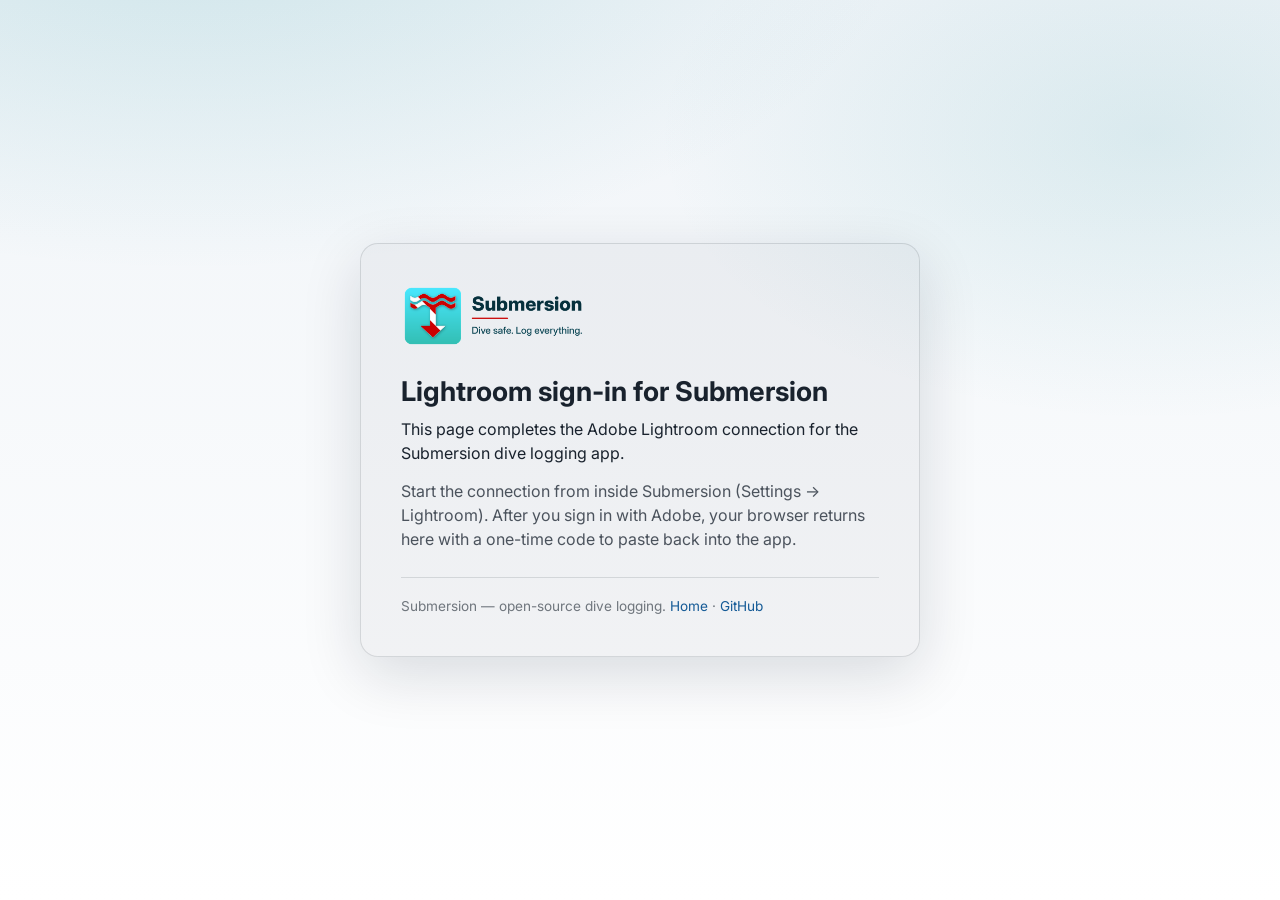
<file: lightroom/callback/index.html>
<!doctype html>
<html lang="en">
  <head>
    <meta charset="utf-8" />
    <meta name="viewport" content="width=device-width, initial-scale=1" />
    <meta name="color-scheme" content="dark light" />
    <meta name="robots" content="noindex" />

    <title>Connect Lightroom - Submersion</title>
    <meta
      name="description"
      content="Completes the Adobe Lightroom sign-in for the Submersion dive logging app. Copy the authorization code shown here back into Submersion to finish connecting."
    />

    <link rel="icon" type="image/png" href="../../assets/favicon.png" />
    <link rel="preconnect" href="https://fonts.googleapis.com" />
    <link rel="preconnect" href="https://fonts.gstatic.com" crossorigin />
    <link
      href="https://fonts.googleapis.com/css2?family=Inter:opsz,wght@14..32,300..800&display=swap"
      rel="stylesheet"
    />

    <link rel="stylesheet" href="../../assets/card.css" />
    <style>
      ol {
        color: var(--muted);
        margin: 0 0 18px;
        padding-left: 20px;
      }

      ol li {
        margin-bottom: 6px;
      }

      .codebox {
        display: flex;
        gap: 10px;
        align-items: stretch;
        margin: 18px 0 8px;
      }

      .code {
        flex: 1;
        min-width: 0;
        font-family: var(--mono);
        font-size: 0.95rem;
        background: var(--card2);
        border: 1px solid var(--line);
        border-radius: 12px;
        padding: 14px 16px;
        color: var(--text);
        overflow-wrap: anywhere;
        user-select: all;
      }

      button.copy {
        flex: 0 0 auto;
        border: 0;
        border-radius: 12px;
        padding: 0 20px;
        font: inherit;
        font-weight: 600;
        color: #fff;
        background: var(--accent2);
        cursor: pointer;
        transition: filter 0.15s ease;
      }

      button.copy:hover {
        filter: brightness(1.08);
      }

      button.copy:active {
        filter: brightness(0.94);
      }

      .status {
        min-height: 1.3em;
        font-size: 0.9rem;
        color: var(--ok);
        margin: 0 0 8px;
      }
    </style>
  </head>
  <body>
    <main class="card" role="main">
      <div class="brand">
        <picture>
          <source srcset="../../assets/brand/lockup-dark.png" media="(prefers-color-scheme: light)" />
          <img src="../../assets/brand/lockup-light.png" alt="Submersion: Dive safe. Log everything." width="185" height="64" decoding="async" />
        </picture>
      </div>

      <!-- State: authorization code received -->
      <section id="ok" hidden>
        <div class="pill pill--ok">Signed in</div>
        <h1>Finish connecting Lightroom</h1>
        <p class="lead">Copy the code below and paste it into Submersion to complete the connection.</p>
        <div class="codebox">
          <div class="code" id="code" aria-label="Authorization code"></div>
          <button class="copy" id="copyBtn" type="button">Copy</button>
        </div>
        <p class="status" id="status" role="status" aria-live="polite"></p>
        <ol>
          <li>Return to the Submersion app.</li>
          <li>Paste this code into the Lightroom connect dialog.</li>
          <li>You can then close this browser tab.</li>
        </ol>
      </section>

      <!-- State: Adobe returned an error / user declined -->
      <section id="err" hidden>
        <div class="pill pill--err">Not connected</div>
        <h1>Sign-in didn't complete</h1>
        <p class="lead" id="errMsg">Adobe reported an error during sign-in.</p>
        <p>Return to Submersion and start the Lightroom connection again. If it keeps failing, double-check the client ID entered in the app.</p>
      </section>

      <!-- State: opened directly, no parameters -->
      <section id="info" hidden>
        <h1>Lightroom sign-in for Submersion</h1>
        <p class="lead">This page completes the Adobe Lightroom connection for the Submersion dive logging app.</p>
        <p>Start the connection from inside Submersion (Settings &rarr; Lightroom). After you sign in with Adobe, your browser returns here with a one-time code to paste back into the app.</p>
      </section>

      <div class="foot">
        Submersion &mdash; open-source dive logging.
        <a href="../../">Home</a> &middot;
        <a href="https://github.com/submersion-app/submersion" target="_blank" rel="noreferrer">GitHub</a>
      </div>
    </main>

    <script>
      (function () {
        var params = new URLSearchParams(window.location.search);
        var code = params.get("code");
        var error = params.get("error");
        var errorDesc = params.get("error_description");

        function show(id) {
          var el = document.getElementById(id);
          if (el) el.hidden = false;
        }

        if (code) {
          document.getElementById("code").textContent = code;
          show("ok");

          var copyBtn = document.getElementById("copyBtn");
          var status = document.getElementById("status");
          copyBtn.addEventListener("click", function () {
            var done = function () {
              status.textContent = "Copied. Paste it into Submersion.";
            };
            var fail = function () {
              status.textContent = "Select the code above and copy it manually.";
            };
            if (navigator.clipboard && navigator.clipboard.writeText) {
              navigator.clipboard.writeText(code).then(done, fail);
            } else {
              try {
                var r = document.createRange();
                r.selectNodeContents(document.getElementById("code"));
                var sel = window.getSelection();
                sel.removeAllRanges();
                sel.addRange(r);
                if (document.execCommand("copy")) {
                  done();
                } else {
                  fail();
                }
              } catch (e) {
                fail();
              }
            }
          });
        } else if (error) {
          // URLSearchParams.get() already percent-decodes and maps "+" to
          // space; decoding again can throw URIError on a literal "%".
          var msg = errorDesc || error;
          document.getElementById("errMsg").textContent = "Adobe reported: " + msg;
          show("err");
        } else {
          show("info");
        }
      })();
    </script>
  </body>
</html>
</file>
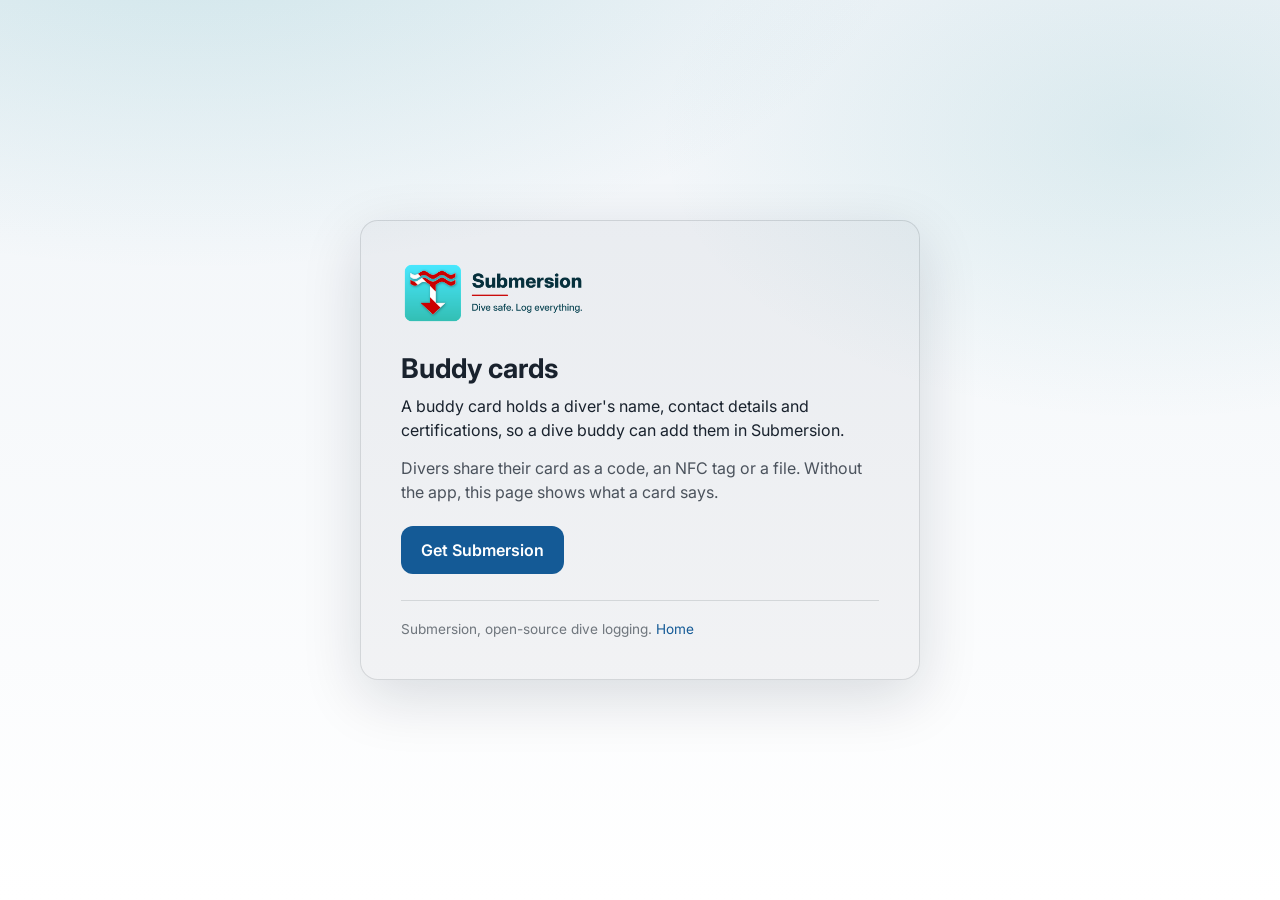
<file: b.html>
<!doctype html>
<html lang="en">
  <head>
    <meta charset="utf-8" />
    <meta name="viewport" content="width=device-width, initial-scale=1" />
    <meta name="color-scheme" content="dark light" />
    <meta name="robots" content="noindex" />
    <meta name="referrer" content="no-referrer" />

    <title>Buddy card - Submersion</title>
    <meta
      name="description"
      content="A buddy card from the Submersion dive logging app: a diver's contact details and certifications, shared with a dive buddy."
    />

    <link rel="icon" type="image/png" href="/assets/favicon.png" />
    <link rel="preconnect" href="https://fonts.googleapis.com" />
    <link rel="preconnect" href="https://fonts.gstatic.com" crossorigin />
    <link
      href="https://fonts.googleapis.com/css2?family=Inter:opsz,wght@14..32,300..800&display=swap"
      rel="stylesheet"
    />
    <link rel="stylesheet" href="/assets/card.css" />
    <link rel="stylesheet" href="/passport/page.css" />
  </head>
  <body>
    <main class="card" role="main">
      <div class="brand">
        <picture>
          <source srcset="/assets/brand/lockup-dark.png" media="(prefers-color-scheme: light)" />
          <img src="/assets/brand/lockup-light.png" alt="Submersion: Dive safe. Log everything." width="185" height="64" decoding="async" />
        </picture>
      </div>

      <!-- State: a readable card -->
      <section id="card" hidden>
        <div class="pill pill--ok">Buddy card</div>
        <h1 id="title">Buddy</h1>
        <p class="lead">A diver shared their buddy card with you.</p>
        <p class="note" id="newer" hidden>This card is from a newer version of Submersion. Some details may be missing.</p>
        <p class="note" id="trimmed" hidden>Some details were left out to fit the code.</p>
        <dl class="spec spec--stacked" id="spec"></dl>
        <div class="certs" id="certs" hidden>
          <h2>Certifications</h2>
          <ul id="certList"></ul>
        </div>
        <p>To add them as a buddy, scan the code or tap the tag with Submersion.</p>
        <div class="actions">
          <a class="store" href="https://apps.apple.com/us/app/submersion-dive-log/id6757456915">
            <img src="/assets/app-store-badge.svg" alt="Download on the App Store" width="120" height="40" />
          </a>
          <a class="store" href="https://play.google.com/store/apps/details?id=app.submersion">
            <img src="/assets/google-play-badge.png" alt="Get it on Google Play" width="134" height="40" />
          </a>
          <a class="button button--quiet" href="/#download">Other platforms</a>
        </div>
        <p class="note">Your browser read this card from the link. Nothing on it was sent to this site.</p>
      </section>

      <!-- State: a link that is not a readable card -->
      <section id="invalid" hidden>
        <div class="pill pill--err">Not a buddy card</div>
        <h1>This link is not a buddy card</h1>
        <p class="lead">The link is damaged or incomplete, so there is nothing to show.</p>
        <p>Scan the code or tap the tag again. If it still fails, ask your buddy to share their card again from Submersion.</p>
      </section>

      <!-- State: opened with no card at all -->
      <section id="info" hidden>
        <h1>Buddy cards</h1>
        <p class="lead">A buddy card holds a diver's name, contact details and certifications, so a dive buddy can add them in Submersion.</p>
        <p>Divers share their card as a code, an NFC tag or a file. Without the app, this page shows what a card says.</p>
        <div class="actions">
          <a class="button" href="/#download">Get Submersion</a>
        </div>
      </section>

      <div class="foot">
        Submersion, open-source dive logging.
        <a href="/">Home</a>
      </div>
    </main>
    <script type="module" src="/passport/b-page.js"></script>
  </body>
</html>
</file>
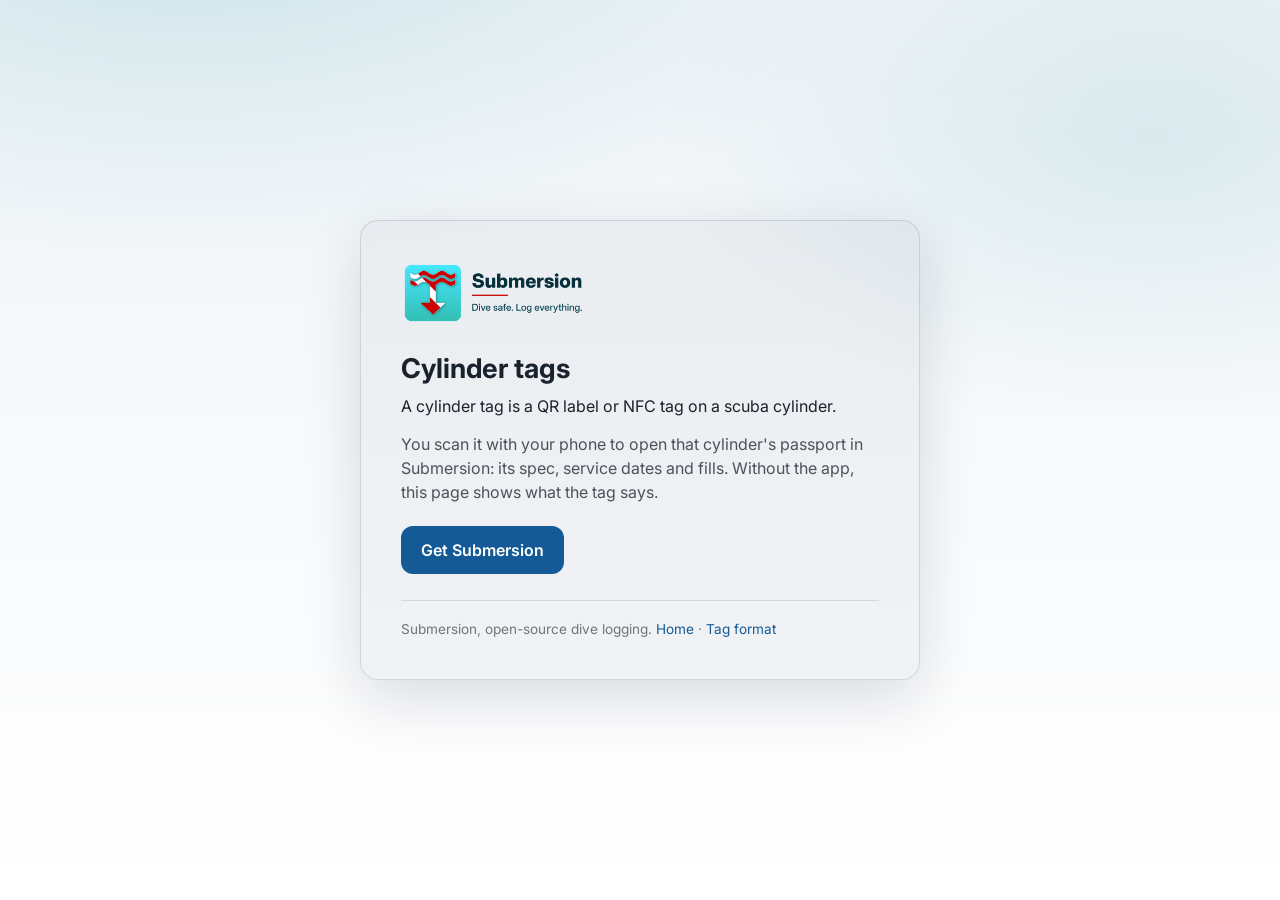
<file: c.html>
<!doctype html>
<html lang="en">
  <head>
    <meta charset="utf-8" />
    <meta name="viewport" content="width=device-width, initial-scale=1" />
    <meta name="color-scheme" content="dark light" />
    <meta name="robots" content="noindex" />
    <meta name="referrer" content="no-referrer" />

    <title>Cylinder tag - Submersion</title>
    <meta
      name="description"
      content="A cylinder passport tag from the Submersion dive logging app: the cylinder's spec and service dates as they were when the tag was written."
    />

    <link rel="icon" type="image/png" href="/assets/favicon.png" />
    <link rel="preconnect" href="https://fonts.googleapis.com" />
    <link rel="preconnect" href="https://fonts.gstatic.com" crossorigin />
    <link
      href="https://fonts.googleapis.com/css2?family=Inter:opsz,wght@14..32,300..800&display=swap"
      rel="stylesheet"
    />
    <link rel="stylesheet" href="/assets/card.css" />
    <link rel="stylesheet" href="/passport/page.css" />
  </head>
  <body>
    <main class="card" role="main">
      <div class="brand">
        <picture>
          <source srcset="/assets/brand/lockup-dark.png" media="(prefers-color-scheme: light)" />
          <img src="/assets/brand/lockup-light.png" alt="Submersion: Dive safe. Log everything." width="185" height="64" decoding="async" />
        </picture>
      </div>

      <!-- State: a readable tag -->
      <section id="tag" hidden>
        <div class="pill pill--ok">Cylinder tag</div>
        <h1 id="title">Cylinder</h1>
        <p class="lead">This tag belongs to a cylinder with a passport in Submersion.</p>
        <p class="note" id="newer" hidden>This tag uses a newer format than this page knows. Some fields may not show here.</p>
        <dl class="spec" id="spec"></dl>
        <section class="fill" id="fill" hidden>
          <h2>Last fill on the tag</h2>
          <p id="fillSummary"></p>
          <p class="fill-detail" id="fillBy" hidden></p>
          <p class="fill-detail" id="fillAnalyzer" hidden></p>
          <p class="note">Analyse the gas yourself before you dive it.</p>
        </section>
        <p class="note" id="written">Everything above is how the cylinder was when the tag was written. The passport in Submersion has the current record.</p>
        <div class="actions">
          <a class="button" id="open" href="submersion://c">Open in Submersion</a>
          <a class="store" href="https://apps.apple.com/us/app/submersion-dive-log/id6757456915">
            <img src="/assets/app-store-badge.svg" alt="Download on the App Store" width="120" height="40" />
          </a>
          <a class="button button--quiet" href="/#download">Other platforms</a>
        </div>
        <p class="note" id="notOpened" hidden role="status">If Submersion did not open, it may not be on this device: get it from the App Store or from Other platforms.</p>
      </section>

      <!-- State: a link that is not a readable tag -->
      <section id="invalid" hidden>
        <div class="pill pill--err">Not a cylinder tag</div>
        <h1>This link is not a cylinder tag</h1>
        <p class="lead">The link is damaged or incomplete, so there is nothing to show.</p>
        <p>Scan the tag again. If you printed or wrote it yourself, write it again from the cylinder's passport in Submersion.</p>
      </section>

      <!-- State: opened with no tag at all -->
      <section id="info" hidden>
        <h1>Cylinder tags</h1>
        <p class="lead">A cylinder tag is a QR label or NFC tag on a scuba cylinder.</p>
        <p>You scan it with your phone to open that cylinder's passport in Submersion: its spec, service dates and fills. Without the app, this page shows what the tag says.</p>
        <div class="actions">
          <a class="button" href="/#download">Get Submersion</a>
        </div>
      </section>

      <div class="foot">
        Submersion, open-source dive logging.
        <a href="/">Home</a> &middot;
        <a href="https://github.com/submersion-app/submersion/blob/main/docs/developer/reference/formats/cylinder-passport-tag.md" target="_blank" rel="noreferrer">Tag format</a>
      </div>
    </main>

    <script type="module" src="/passport/c-page.js"></script>
  </body>
</html>
</file>
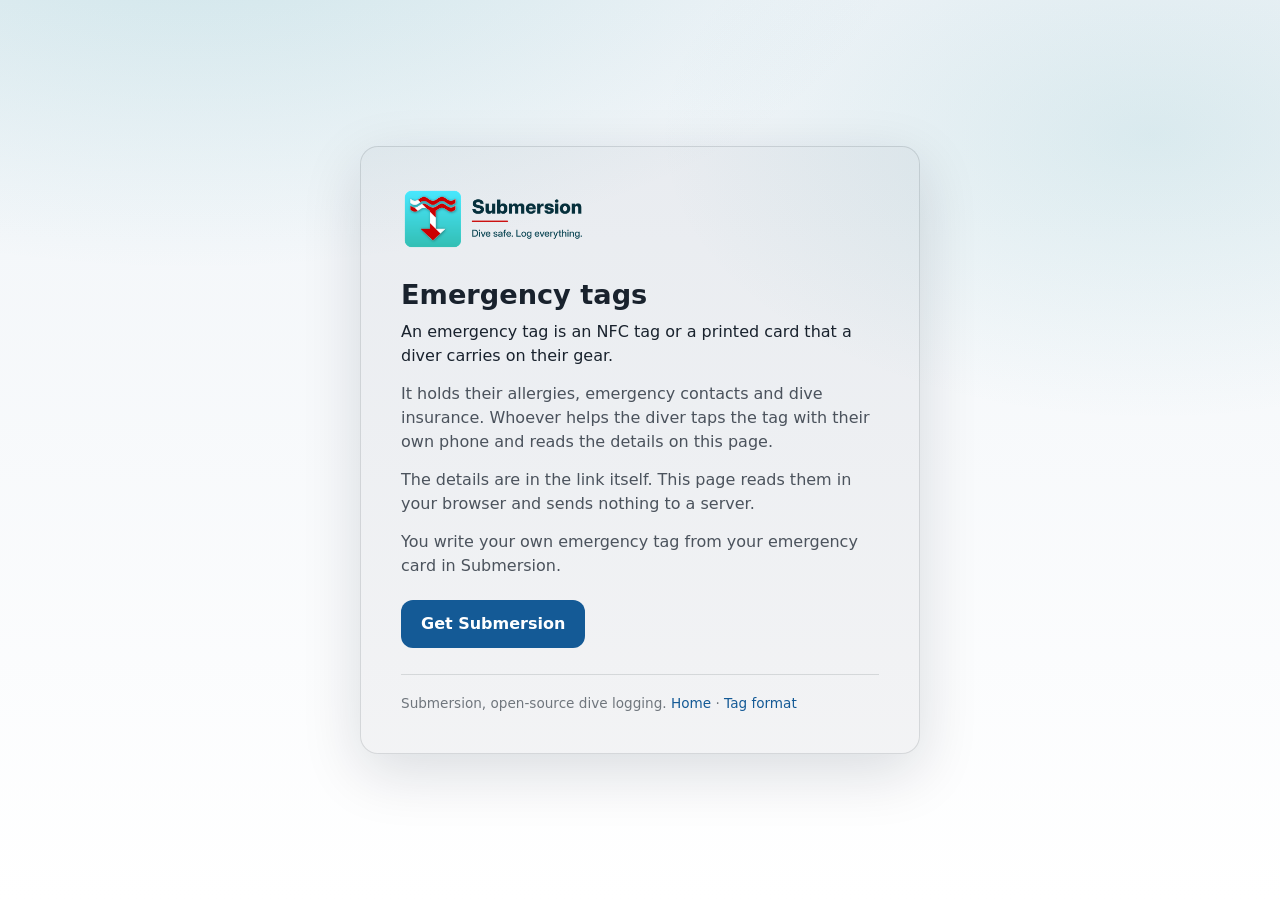
<file: e.html>
<!doctype html>
<html lang="en">
  <head>
    <meta charset="utf-8" />
    <meta name="viewport" content="width=device-width, initial-scale=1" />
    <meta name="color-scheme" content="dark light" />
    <meta name="robots" content="noindex" />
    <meta name="referrer" content="no-referrer" />
    <!-- The details in the fragment stay in the browser: the page may load
         its own files and the fonts, and may not open any other connection. -->
    <meta
      http-equiv="Content-Security-Policy"
      content="default-src 'self'; connect-src 'none'; script-src 'self'; style-src 'self' https://fonts.googleapis.com; font-src https://fonts.gstatic.com; img-src 'self'; form-action 'none'; base-uri 'none'"
    />

    <title>Emergency info - Submersion</title>
    <meta
      name="description"
      content="An emergency tag from the Submersion dive logging app: a diver's allergies, emergency contacts and dive insurance, read in your browser."
    />

    <link rel="icon" type="image/png" href="/assets/favicon.png" />
    <link rel="preconnect" href="https://fonts.googleapis.com" />
    <link rel="preconnect" href="https://fonts.gstatic.com" crossorigin />
    <link
      href="https://fonts.googleapis.com/css2?family=Inter:opsz,wght@14..32,300..800&display=swap"
      rel="stylesheet"
    />
    <link rel="stylesheet" href="/assets/card.css" />
    <link rel="stylesheet" href="/passport/page.css" />
  </head>
  <body>
    <main class="card" role="main">
      <div class="brand">
        <picture>
          <source srcset="/assets/brand/lockup-dark.png" media="(prefers-color-scheme: light)" />
          <img src="/assets/brand/lockup-light.png" alt="Submersion: Dive safe. Log everything." width="185" height="64" decoding="async" />
        </picture>
      </div>

      <!-- State: a readable tag. The sections follow the tag's text record,
           so what a responder needs comes first. -->
      <section id="tag" hidden>
        <div class="pill pill--alert">Emergency info</div>
        <h1 id="name">Diver</h1>
        <p class="lead" id="born" hidden></p>
        <p class="note" id="newer" hidden>This tag uses a newer format than this page knows. Some details may not show here.</p>

        <div class="alert" id="allergiesBlock" hidden>
          <h2>Allergies</h2>
          <p class="alert-value" id="allergies"></p>
        </div>

        <div class="block" id="contactsBlock" hidden>
          <h2>Emergency contacts</h2>
          <div id="contacts"></div>
        </div>

        <div class="block" id="insuranceBlock" hidden>
          <h2>Dive insurance</h2>
          <div id="insurance"></div>
        </div>

        <dl class="spec" id="details" hidden></dl>

        <p class="note" id="written">Written by the diver.</p>
        <p class="note" id="trimmed" hidden>Some details were left off to fit the tag.</p>
      </section>

      <!-- State: a link that is not a readable tag -->
      <section id="invalid" hidden>
        <div class="pill pill--err">Not an emergency tag</div>
        <h1>This link is not an emergency tag</h1>
        <p class="lead">The link is damaged or incomplete, so there is nothing to show.</p>
        <p>Tap the tag again. If the tag also holds the details as text, an NFC reader app shows them.</p>
      </section>

      <!-- State: opened with no tag at all -->
      <section id="info" hidden>
        <h1>Emergency tags</h1>
        <p class="lead">An emergency tag is an NFC tag or a printed card that a diver carries on their gear.</p>
        <p>It holds their allergies, emergency contacts and dive insurance. Whoever helps the diver taps the tag with their own phone and reads the details on this page.</p>
        <p>The details are in the link itself. This page reads them in your browser and sends nothing to a server.</p>
        <p>You write your own emergency tag from your emergency card in Submersion.</p>
        <div class="actions">
          <a class="button" href="/#download">Get Submersion</a>
        </div>
      </section>

      <div class="foot">
        Submersion, open-source dive logging.
        <a href="/">Home</a> &middot;
        <a href="https://github.com/submersion-app/submersion/blob/main/docs/developer/reference/formats/emergency-tag.md" target="_blank" rel="noreferrer">Tag format</a>
      </div>
    </main>

    <script type="module" src="/passport/e-page.js"></script>
  </body>
</html>
</file>
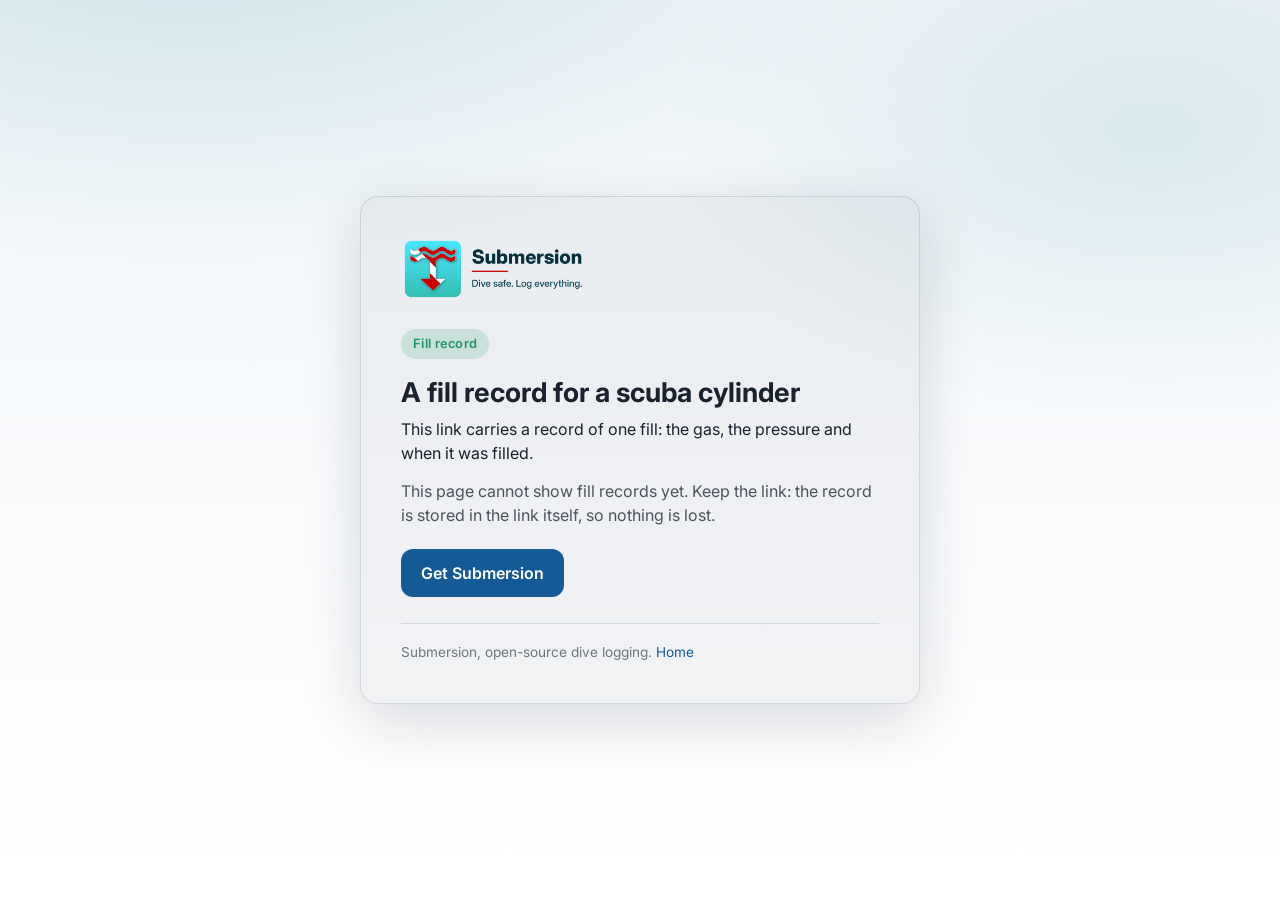
<file: f.html>
<!doctype html>
<html lang="en">
  <head>
    <meta charset="utf-8" />
    <meta name="viewport" content="width=device-width, initial-scale=1" />
    <meta name="color-scheme" content="dark light" />
    <meta name="robots" content="noindex" />
    <meta name="referrer" content="no-referrer" />

    <title>Fill record - Submersion</title>
    <meta
      name="description"
      content="A fill record for a scuba cylinder, from the Submersion dive logging app."
    />

    <link rel="icon" type="image/png" href="/assets/favicon.png" />
    <link rel="preconnect" href="https://fonts.googleapis.com" />
    <link rel="preconnect" href="https://fonts.gstatic.com" crossorigin />
    <link
      href="https://fonts.googleapis.com/css2?family=Inter:opsz,wght@14..32,300..800&display=swap"
      rel="stylesheet"
    />
    <link rel="stylesheet" href="/assets/card.css" />
    <link rel="stylesheet" href="/passport/page.css" />
  </head>
  <body>
    <main class="card" role="main">
      <div class="brand">
        <picture>
          <source srcset="/assets/brand/lockup-dark.png" media="(prefers-color-scheme: light)" />
          <img src="/assets/brand/lockup-light.png" alt="Submersion: Dive safe. Log everything." width="185" height="64" decoding="async" />
        </picture>
      </div>

      <section>
        <div class="pill pill--ok">Fill record</div>
        <h1>A fill record for a scuba cylinder</h1>
        <p class="lead">This link carries a record of one fill: the gas, the pressure and when it was filled.</p>
        <p>This page cannot show fill records yet. Keep the link: the record is stored in the link itself, so nothing is lost.</p>
        <div class="actions">
          <a class="button" href="/#download">Get Submersion</a>
        </div>
      </section>

      <div class="foot">
        Submersion, open-source dive logging.
        <a href="/">Home</a>
      </div>
    </main>
  </body>
</html>
</file>
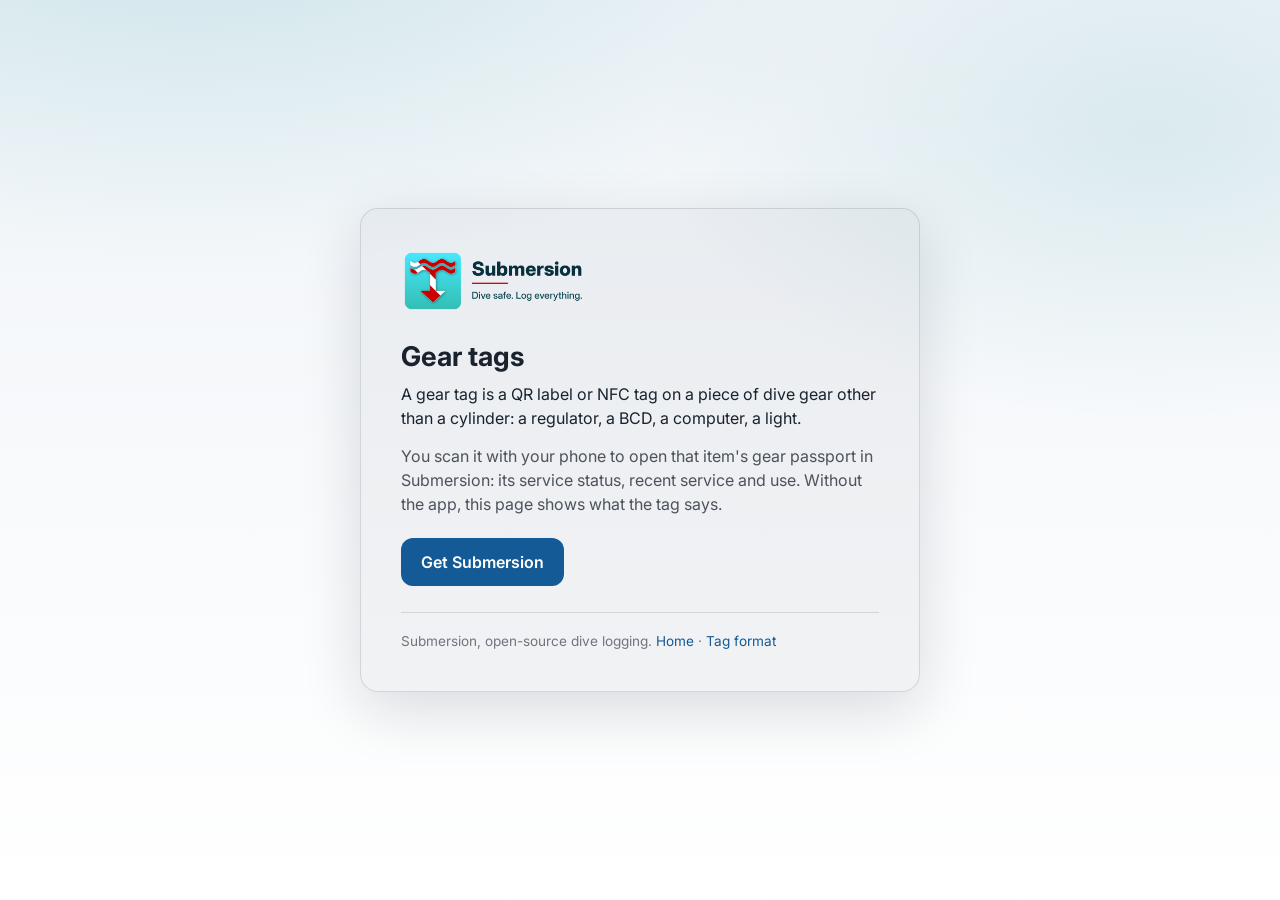
<file: g.html>
<!doctype html>
<html lang="en">
  <head>
    <meta charset="utf-8" />
    <meta name="viewport" content="width=device-width, initial-scale=1" />
    <meta name="color-scheme" content="dark light" />
    <meta name="robots" content="noindex" />
    <meta name="referrer" content="no-referrer" />

    <title>Gear tag - Submersion</title>
    <meta
      name="description"
      content="A gear tag from the Submersion dive logging app: the item's type, make and last service date as they were when the tag was written."
    />

    <link rel="icon" type="image/png" href="/assets/favicon.png" />
    <link rel="preconnect" href="https://fonts.googleapis.com" />
    <link rel="preconnect" href="https://fonts.gstatic.com" crossorigin />
    <link
      href="https://fonts.googleapis.com/css2?family=Inter:opsz,wght@14..32,300..800&display=swap"
      rel="stylesheet"
    />
    <link rel="stylesheet" href="/assets/card.css" />
    <link rel="stylesheet" href="/passport/page.css" />
  </head>
  <body>
    <main class="card" role="main">
      <div class="brand">
        <picture>
          <source srcset="/assets/brand/lockup-dark.png" media="(prefers-color-scheme: light)" />
          <img src="/assets/brand/lockup-light.png" alt="Submersion: Dive safe. Log everything." width="185" height="64" decoding="async" />
        </picture>
      </div>

      <!-- State: a readable tag -->
      <section id="tag" hidden>
        <div class="pill pill--ok">Gear tag</div>
        <h1 id="title">Gear</h1>
        <p class="lead">This tag belongs to a piece of dive gear with a passport in Submersion.</p>
        <p class="note" id="newer" hidden>This tag uses a newer format than this page knows. Some fields may not show here.</p>
        <dl class="spec" id="spec"></dl>
        <p class="note" id="written">Everything above is how the gear was when the tag was written. The gear passport in Submersion has the current record.</p>
        <div class="actions">
          <a class="button" id="open" href="submersion://g">Open in Submersion</a>
          <a class="store" href="https://apps.apple.com/us/app/submersion-dive-log/id6757456915">
            <img src="/assets/app-store-badge.svg" alt="Download on the App Store" width="120" height="40" />
          </a>
          <a class="button button--quiet" href="/#download">Other platforms</a>
        </div>
        <p class="note" id="notOpened" hidden role="status">If Submersion did not open, it may not be on this device: get it from the App Store or from Other platforms.</p>
      </section>

      <!-- State: a link that is not a readable tag -->
      <section id="invalid" hidden>
        <div class="pill pill--err">Not a gear tag</div>
        <h1>This link is not a gear tag</h1>
        <p class="lead">The link is damaged or incomplete, so there is nothing to show.</p>
        <p>Scan the tag again. If you printed or wrote it yourself, write it again from the item's gear passport in Submersion.</p>
      </section>

      <!-- State: opened with no tag at all -->
      <section id="info" hidden>
        <h1>Gear tags</h1>
        <p class="lead">A gear tag is a QR label or NFC tag on a piece of dive gear other than a cylinder: a regulator, a BCD, a computer, a light.</p>
        <p>You scan it with your phone to open that item's gear passport in Submersion: its service status, recent service and use. Without the app, this page shows what the tag says.</p>
        <div class="actions">
          <a class="button" href="/#download">Get Submersion</a>
        </div>
      </section>

      <div class="foot">
        Submersion, open-source dive logging.
        <a href="/">Home</a> &middot;
        <a href="https://github.com/submersion-app/submersion/blob/main/docs/developer/reference/formats/gear-tag.md" target="_blank" rel="noreferrer">Tag format</a>
      </div>
    </main>

    <script type="module" src="/passport/g-page.js"></script>
  </body>
</html>
</file>
<file: styles.css>
/* Submersion — "The Descent". Dark-only visual system. No external deps beyond Google Fonts. */

:root {
  --ink: #eaf6fa;
  --ink-muted: rgba(234, 246, 250, 0.72);
  --ink-faint: rgba(234, 246, 250, 0.68);
  --cyan: #8fdcec;
  --cyan-dim: rgba(143, 220, 236, 0.55); /* borders/decoration only — fails AA as text */
  --cyan-text: rgba(143, 220, 236, 0.85); /* dimmed cyan that still passes AA on surface teal */
  --line: rgba(234, 246, 250, 0.16);
  --panel: #04182a;
  --max: 1080px;
  /* The water column: one straight gradient from the app icon's cyan at the top
     of the page to the abyss at the bottom. ocean.js reads these two to know the
     water behind any text, so they are the only place the column is defined. */
  --water-top: #49e8ff;
  --water-bottom: #01060e;
  /* The brand lockup's navy inks, for the header on the surface water
     (9.5:1 and 7.3:1 on --water-top) */
  --surface-ink: #06303c;
  --surface-ink-muted: #0b4452;
  --flag-red: #c80000;
  /* Inter, as in the brand wordmark. The variable font's optical-size axis turns
     into Inter Display at heading sizes on its own (font-optical-sizing: auto). */
  --font: "Inter", ui-sans-serif, system-ui, -apple-system, sans-serif;
}

* { box-sizing: border-box; }

html { scroll-behavior: smooth; }

body {
  margin: 0;
  color: var(--ink);
  font-family: var(--font);
  font-weight: 300;
  line-height: 1.6;
  text-rendering: optimizeLegibility;
  /* Laid out along the whole page (the root background scrolls with it), so each
     section sits on its own depth's water */
  background: linear-gradient(180deg, var(--water-top), var(--water-bottom));
}

/* ---------- Ink solved from the water ----------
   The water runs from bright cyan to near black, so no single text color reads
   everywhere. ocean.js gives each text block in <main> data-ink="dark" or
   "light" and sets these tokens on it, solved for contrast against the water
   behind that block. The static values below are the no-JS starting point for
   the shallow sections (marked in the HTML). */
[data-ink] { color: var(--ink); }
[data-ink="dark"] {
  --ink: #021820; --ink-muted: #062630; --ink-faint: #062630;
  --cyan: #021820; --cyan-text: #062630; --cyan-dim: rgba(6, 48, 60, 0.45);
  --line: rgba(6, 48, 60, 0.22);
}
/* Links in dark (or twilight, see ocean.js) ink share the text color, so mark them with an underline */
[data-ink="dark"] a, [data-ink="twilight"] a { text-decoration: underline; text-decoration-color: var(--cyan-dim); }
[data-ink="dark"] img { box-shadow: 0 30px 80px rgba(6, 48, 60, 0.35); }

a { color: var(--cyan); text-decoration: none; }
a:hover { text-decoration: underline; text-decoration-color: var(--cyan-dim); }
img { max-width: 100%; height: auto; display: block; }

:focus-visible { outline: 2px solid var(--cyan); outline-offset: 3px; }

.skip {
  position: absolute; top: 12px; left: 12px; z-index: 1000;
  padding: 10px 14px; border-radius: 10px;
  background: var(--panel); border: 1px solid var(--line); color: var(--ink);
  transform: translateY(-260%); transition: transform 150ms ease;
}
.skip:focus { transform: translateY(0); }

.wrap { max-width: var(--max); margin: 0 auto; padding: 0 clamp(20px, 4vw, 48px); }

/* ---------- Fixed decorative water layers ---------- */
.ocean { position: fixed; inset: 0; z-index: -1; pointer-events: none; overflow: hidden; }

.ocean__haze {
  position: absolute; inset: -20%;
  background:
    radial-gradient(60% 50% at 30% 20%, rgba(80, 170, 190, 0.1), transparent 70%),
    radial-gradient(50% 40% at 75% 70%, rgba(30, 90, 130, 0.12), transparent 70%);
}

.ocean__rays { position: absolute; inset: 0; }
.ocean__ray {
  position: absolute; top: -12vh; height: 88vh;
  /* White, so the shafts still read as light against the bright surface water */
  background: linear-gradient(180deg, rgba(255, 255, 255, 0.24), transparent 82%);
  filter: blur(10px); transform-origin: top center;
  animation: ray-sway 11s ease-in-out infinite alternate;
}
.ocean__ray--1 { left: 16%; width: 9vw; animation-duration: 9s; }
.ocean__ray--2 { left: 32%; width: 4.5vw; opacity: 0.7; animation-duration: 12s; animation-direction: alternate-reverse; }
.ocean__ray--3 { left: 52%; width: 6.5vw; opacity: 0.5; animation-duration: 14s; }
@keyframes ray-sway {
  from { transform: skewX(-14deg) translateX(-12px); }
  to { transform: skewX(-8deg) translateX(16px); }
}

.ocean__bubbles { position: absolute; inset: 0; }
.ocean__bubble {
  position: absolute; bottom: -30px;
  border: 1px solid rgba(255, 255, 255, 0.4); border-radius: 50%;
  animation: bubble-rise linear infinite;
}
@keyframes bubble-rise {
  from { transform: translateY(0); opacity: 0.45; }
  to { transform: translateY(-110vh); opacity: 0; }
}

.ocean__snow { position: absolute; inset: 0; width: 100%; height: 100%; }


/* ---------- Surface: the top of the water column ----------
   The header (nav, and the hero on the home page) sits in the brightest water,
   in the brand lockup's navy. */
.surface { position: relative; color: var(--surface-ink); }
.surface a:hover { color: var(--surface-ink); text-decoration-color: currentColor; }
.surface :focus-visible { outline-color: var(--surface-ink); }

/* ---------- Nav ---------- */
.nav {
  display: flex; justify-content: space-between; align-items: center;
  padding: 22px clamp(20px, 4vw, 48px);
  max-width: calc(var(--max) + 160px); margin: 0 auto;
}
.nav__brand { display: flex; transition: opacity 150ms ease; }
.nav__brand:hover { opacity: 0.8; }
.nav__brand img { width: auto; height: 96px; }
@media (max-width: 700px) { .nav__brand img { height: 76px; } }
.nav__links { display: flex; gap: clamp(14px, 2vw, 26px); font-size: 13px; font-weight: 500; }
.nav__links a { color: var(--surface-ink-muted); }
/* Phones drop the header links for space, except the Guide: the footer's copy
   is a long scroll away. The padding makes it a full-size tap target. */
@media (max-width: 700px) { .nav__links a:not(.nav__guide) { display: none; } }
@media (max-width: 700px) { .nav__guide { padding: 12px 4px; font-size: 15px; } }

/* ---------- Hero ---------- */
.hero { min-height: 84vh; display: flex; align-items: center; }
.eyebrow {
  color: var(--surface-ink-muted); font-weight: 500;
  font-size: 12px; letter-spacing: 0.2em; text-transform: uppercase; margin: 0 0 22px;
  text-wrap: balance;
}
h1 {
  font-weight: 800;
  font-size: clamp(42px, 5.2vw, 68px); line-height: 1.04; letter-spacing: -0.025em; margin: 0;
}
/* The dive-flag red rule from the brand lockup, sized in the lockup's proportions to the name */
.hero h1::after {
  content: ""; display: block; width: 0.83em; height: 0.075em; margin-top: 0.32em;
  border-radius: 999px; background: var(--flag-red);
}
.hero .lead { color: var(--surface-ink-muted); font-weight: 400; }
.lead {
  color: var(--ink-muted); font-size: clamp(16px, 1.5vw, 18px);
  line-height: 1.7; max-width: 52ch; margin: 24px 0 0;
}
.cta-row { display: flex; gap: 14px; flex-wrap: wrap; margin-top: 36px; }

/* Hero: copy beside the app screenshot at desktop, stacked below it on narrow screens */
.hero__inner { display: grid; grid-template-columns: minmax(0, 1fr); gap: 40px; align-items: center; width: 100%; }
.hero__art { margin: 0; }
.hero__art img {
  width: 100%; border-radius: 14px; border: 1px solid rgba(6, 48, 60, 0.18);
  box-shadow: 0 40px 100px rgba(6, 48, 60, 0.4);
}
@media (min-width: 1000px) {
  .hero__inner { grid-template-columns: minmax(0, 11fr) minmax(0, 10fr); gap: 48px; }
}

.btn {
  display: inline-flex; align-items: center; justify-content: center; gap: 10px;
  padding: 13px 28px; border-radius: 999px;
  border: 1px solid var(--cyan-dim); background: rgba(143, 220, 236, 0.12);
  color: #cdeef7; font-size: 14px; letter-spacing: 0.04em;
  transition: background 250ms ease, border-color 250ms ease;
}
.btn:hover { background: rgba(143, 220, 236, 0.22); text-decoration: none; }
.btn--ghost { border-color: var(--line); background: transparent; color: var(--ink-muted); }
.btn--ghost:hover { background: rgba(234, 246, 250, 0.06); color: var(--ink); }
/* On the surface: solid brand navy, like the wordmark */
.surface .btn { background: var(--surface-ink); border-color: var(--surface-ink); color: #fff; font-weight: 500; }
.surface .btn:hover { background: var(--surface-ink-muted); color: #fff; }
.surface .btn--ghost { background: transparent; border-color: rgba(6, 48, 60, 0.45); color: var(--surface-ink); }
.surface .btn--ghost:hover { background: rgba(6, 48, 60, 0.08); color: var(--surface-ink); }

/* ---------- Zones ---------- */
.zone { padding: clamp(72px, 10vh, 120px) 0; }
.zone__tag {
  font-size: 11px; font-weight: 500; letter-spacing: 0.2em; font-variant-numeric: tabular-nums;
  text-transform: uppercase; color: var(--cyan-text); margin: 0 0 14px;
}
.zone__tag::before {
  content: ""; display: inline-block; width: 22px; margin-right: 12px;
  border-top: 1px solid currentColor; vertical-align: middle;
}
h2 {
  font-weight: 700; letter-spacing: -0.02em;
  font-size: clamp(30px, 3.6vw, 46px); line-height: 1.12; margin: 0;
}
.zone__intro { color: var(--ink-muted); max-width: 56ch; margin: 16px 0 0; }

/* Reveal animation hooks (classes applied by ocean.js only) */
.reveal { opacity: 0; transform: translateY(12px); transition: opacity 700ms ease, transform 700ms ease; }
.reveal--in { opacity: 1; transform: none; }

/* ---------- Screens ---------- */
.shots { display: grid; grid-template-columns: repeat(3, 1fr); gap: 26px; margin-top: 48px; align-items: start; }
.shots figure { margin: 0; }
.shots figure:nth-child(2) { transform: translateY(42px); }
.shots img { border-radius: 14px; border: 1px solid var(--line); box-shadow: 0 30px 80px rgba(0, 0, 0, 0.5); }
.shots figcaption { font-size: 13px; color: var(--ink-faint); margin-top: 12px; line-height: 1.6; }

@media (max-width: 860px) {
  .shots { grid-template-columns: 1fr; }
  .shots figure:nth-child(2) { transform: none; }
}

.shots--2 { grid-template-columns: repeat(2, 1fr); }
.shots--2 figure:nth-child(2) { transform: none; }
@media (max-width: 860px) { .shots--2 { grid-template-columns: 1fr; } }

/* ---------- Wide shot: one image with its caption beside it ---------- */
.shot--wide {
  display: grid; grid-template-columns: minmax(0, 1fr) 240px; gap: 28px; align-items: end;
  margin: 48px 0 0;
}
.shot--wide img { border-radius: 14px; border: 1px solid var(--line); box-shadow: 0 30px 80px rgba(0, 0, 0, 0.5); }
.shot--wide figcaption { font-size: 13px; color: var(--ink-faint); line-height: 1.6; padding-bottom: 6px; }
@media (max-width: 1000px) {
  .shot--wide { grid-template-columns: 1fr; gap: 12px; }
}

/* ---------- Feature grids ---------- */
.features { display: grid; grid-template-columns: 1fr 1fr; gap: 30px 40px; margin-top: 52px; }
.features--3 { grid-template-columns: repeat(3, 1fr); }
.feature { border-top: 1px solid var(--line); padding-top: 16px; }
.feature h3 {
  font-size: 11px; letter-spacing: 0.14em;
  text-transform: uppercase; color: var(--cyan-text); margin: 0 0 8px; font-weight: 600;
}
.feature p { margin: 0; color: var(--ink-muted); font-size: 14.5px; }
.subhead {
  font-weight: 600; font-size: 22px; letter-spacing: -0.01em;
  color: var(--ink); margin: 64px 0 0;
}
.subhead + .features { margin-top: 28px; }
@media (max-width: 900px) { .features--3 { grid-template-columns: 1fr 1fr; } }
@media (max-width: 700px) { .features, .features--3 { grid-template-columns: 1fr; gap: 24px; } }

/* ---------- Abyss / download ---------- */
.abyss { text-align: center; }
.abyss .zone__intro { margin-left: auto; margin-right: auto; }
.orb {
  width: 8px; height: 8px; border-radius: 50%; background: #aef0ff; margin: 26px auto 34px;
  box-shadow: 0 0 24px 6px rgba(140, 230, 250, 0.65), 0 0 90px 30px rgba(80, 180, 220, 0.25);
  animation: orb-pulse 3.4s ease-in-out infinite;
}
@keyframes orb-pulse { 0%, 100% { opacity: 0.75; } 50% { opacity: 1; } }

.download__primary { margin-top: 36px; padding: 16px 40px; font-size: 16px; }
.download__version {
  display: block; font-variant-numeric: tabular-nums; font-size: 11px;
  font-weight: 400; color: var(--ink-faint); margin-top: 2px;
}
.download__count { margin: 14px 0 0; font-size: 14px; }
.download__count a { color: var(--ink-muted); }
.download__count a:hover { color: var(--ink); }
.download__count strong { font-weight: 600; color: var(--cyan); }
.download__stores { display: flex; flex-wrap: wrap; gap: 12px; justify-content: center; margin-top: 20px; }
.download__store { display: inline-block; border-radius: 8px; transition: opacity 150ms ease; }
.download__store:hover { opacity: 0.8; }
.download__secondary { margin-top: 24px; }
.download__secondary-label {
  color: var(--ink-faint); font-size: 11px; font-weight: 500;
  letter-spacing: 0.14em; text-transform: uppercase; margin: 0 0 12px;
}
.download__platforms { display: flex; gap: 8px; flex-wrap: wrap; justify-content: center; }
.download__platform {
  display: inline-flex; align-items: center; gap: 6px;
  padding: 8px 16px; border-radius: 999px; border: 1px solid var(--line);
  color: var(--ink-muted); font-size: 13px; font-weight: 400;
  transition: border-color 150ms ease, color 150ms ease, background 150ms ease;
}
.download__platform:hover { border-color: var(--cyan-dim); color: var(--ink); text-decoration: none; }
.download__platform--active { border-color: var(--cyan-dim); background: rgba(143, 220, 236, 0.08); color: var(--ink); }
.download__fallback { display: flex; gap: 18px; justify-content: center; margin-top: 22px; font-size: 13px; }
.download__fallback a { color: var(--ink-faint); display: inline-flex; gap: 6px; align-items: center; }
.download__fallback a:hover { color: var(--cyan); }
.download__support { margin: 44px auto 0; max-width: 48ch; font-size: 14px; color: var(--ink-muted); }

.footer {
  padding: 64px 0 40px; text-align: center;
  font-size: 11px; letter-spacing: 0.1em;
  color: var(--ink-faint);
}

/* ---------- Reduced motion: complete static experience ---------- */
@media (prefers-reduced-motion: reduce) {
  html { scroll-behavior: auto; }
  .ocean__ray, .orb { animation: none !important; }
  .ocean__bubble { display: none; }
  .reveal { opacity: 1 !important; transform: none !important; transition: none !important; }
}

/* ---------- Legal pages (privacy.html, terms.html) ---------- */
.legal { padding: clamp(40px, 6vh, 72px) 0 clamp(72px, 10vh, 120px); }
.legal__meta {
  font-size: 12px; font-weight: 500; letter-spacing: 0.1em; font-variant-numeric: tabular-nums;
  text-transform: uppercase; color: var(--ink-faint); margin: 18px 0 0;
}
.legal__body { max-width: 68ch; margin-top: 48px; }
.legal__body h2 {
  font-size: clamp(22px, 2.4vw, 28px); margin: 48px 0 12px;
  padding-top: 24px; border-top: 1px solid var(--line);
}
.legal__body h2:first-child { margin-top: 0; padding-top: 0; border-top: 0; }
.legal__body p, .legal__body li { color: var(--ink-muted); font-size: 15.5px; }
.legal__body p { margin: 0 0 16px; }
.legal__body ul { margin: 0 0 16px; padding-left: 22px; }
.legal__body li { margin-bottom: 8px; }
.legal__body li::marker { color: var(--cyan-dim); }
.legal__body strong { color: var(--ink); font-weight: 500; }
.legal__body .callout {
  border-left: 2px solid var(--cyan-dim); background: var(--panel);
  padding: 18px 22px; margin: 0 0 20px; color: var(--ink);
}
.legal__body table {
  width: 100%; border-collapse: collapse; margin: 0 0 20px;
  font-size: 14.5px; color: var(--ink-muted);
}
.legal__body th, .legal__body td {
  text-align: left; vertical-align: top; padding: 12px 14px 12px 0;
  border-bottom: 1px solid var(--line);
}
.legal__body th {
  font-size: 11px; letter-spacing: 0.14em;
  text-transform: uppercase; color: var(--cyan-text); font-weight: 600;
}
.legal__body td:first-child { color: var(--ink); white-space: nowrap; }
.legal__table { overflow-x: auto; }
.legal__back { margin-top: 56px; font-size: 13px; }
.legal__back a { color: var(--ink-faint); }
.legal__back a:hover { color: var(--cyan); }
.footer__links { margin-top: 12px; display: flex; gap: 18px; justify-content: center; }
.footer__links a { color: rgba(234, 246, 250, 0.55); }
.footer__links a:hover { color: var(--cyan); }
</file>
<file: home.css>
/* Homepage only: the three acts, their feature rows and cards. Loaded after
   styles.css by index.html; the inner pages never load it. */

/* The homepage runs wider than the inner pages (the nav follows --max). */
:root { --max: 1280px; }

/* ---------- Pillars: one card per act ---------- */
.pillars-band { padding-top: 24px; }
.pillars { display: grid; grid-template-columns: repeat(3, minmax(0, 1fr)); gap: 20px; }
.pillar {
  display: block; padding: 26px 26px 24px; border-radius: 16px;
  border: 1px solid var(--line); color: var(--ink);
  transition: transform 200ms ease;
}
/* A pillar is one link: no underline, though styles.css underlines links in dark ink */
.pillars .pillar, .pillars .pillar:hover { text-decoration: none; }
.pillar:hover { transform: translateY(-2px); }
.pillar__title { font-size: 22px; line-height: 1.25; margin: 0 0 10px; }
.pillar p { margin: 0; color: var(--ink-muted); font-size: 15px; }

/* ---------- Acts ---------- */
.act__head { padding-top: clamp(72px, 10vh, 120px); }
.act__head h2 { font-size: clamp(34px, 4.4vw, 56px); max-width: 22ch; }
.act .zone { padding: clamp(48px, 7vh, 88px) 0; }

/* ---------- Feature rows: text beside a screenshot ---------- */
.feature-row {
  display: grid; grid-template-columns: minmax(0, 1fr); gap: 32px; align-items: center;
}
.feature-text h3 {
  font-weight: 700; letter-spacing: -0.015em;
  font-size: clamp(24px, 2.6vw, 34px); line-height: 1.15; margin: 0;
}
.feature-text p:not(.zone__tag) { color: var(--ink-muted); margin: 16px 0 0; max-width: 46ch; }
@media (min-width: 900px) {
  .feature-row { grid-template-columns: minmax(0, 1fr) minmax(0, 1.25fr); gap: 56px; }
  .feature-row--reverse .feature-text { order: 2; }
}

/* The captures carry their own window frame, so the image needs no bezel:
   a shadow that follows the window's rounded corners is enough. */
.feature-visual { margin: 0; }
/* The species clip sizes like the screenshots beside it */
.feature-visual video { display: block; max-width: 100%; height: auto; }
.feature-visual .showcase-img {
  width: 100%; box-shadow: none; border-radius: 10px;
  filter: drop-shadow(0 24px 48px rgba(1, 6, 14, 0.38));
}

/* Two captures in one grid cell: the first at the top left, the second at the
   bottom right. The first's bottom margin sets how far the second hangs below
   it, so the overlap follows the images' real heights. */
.feature-visual--pair { display: grid; }
.feature-visual--pair > * { grid-area: 1 / 1; }
.feature-visual--pair .showcase-img:first-child { width: 82%; justify-self: start; align-self: start; margin-bottom: 14%; }
.feature-visual--pair .showcase-img:nth-child(2) { width: 62%; justify-self: end; align-self: end; position: relative; }
/* Inset at the lower left, for a first capture whose detail is on its right */
.feature-visual--inset-left .showcase-img:first-child { justify-self: end; }
.feature-visual--inset-left .showcase-img:nth-child(2) { justify-self: start; }
/* A single tall card (the buoyancy card) stands narrow beside the first capture */
.feature-visual--pair .showcase-img.showcase-img--card { width: 30%; border-radius: 14px; }
@media (max-width: 560px) {
  .feature-visual--pair { display: block; }
  .feature-visual--pair .showcase-img:first-child,
  .feature-visual--pair .showcase-img:nth-child(2) { width: 100%; margin: 16px 0 0; }
  .feature-visual--pair .showcase-img.showcase-img--card { width: 64%; margin: 16px auto 0; }
}

/* Devices in one grid cell: the Mac window at the back, an iPad at the lower
   left and an iPhone at the lower right, both in a thin dark bezel */
.feature-visual--devices { display: grid; }
.feature-visual--devices > * { grid-area: 1 / 1; }
.feature-visual--devices .showcase-img:nth-child(1) { width: 84%; justify-self: end; align-self: start; margin-bottom: 26%; }
.feature-visual--devices .showcase-img:nth-child(2) { width: 50%; justify-self: start; align-self: end; position: relative; }
.feature-visual--devices .showcase-img:nth-child(3) { width: 20%; justify-self: end; align-self: end; margin-right: 4%; position: relative; }
.feature-visual .showcase-img--device { border: 5px solid #0b0f14; background: #0b0f14; }
.feature-visual--devices .showcase-img--device:nth-child(2) { border-radius: 18px; }
.feature-visual--devices .showcase-img--device:nth-child(3) { border-radius: 22px; }
@media (max-width: 560px) {
  .feature-visual--devices .showcase-img:nth-child(1) { width: 100%; margin-bottom: 30%; }
  .feature-visual--devices .showcase-img:nth-child(2) { width: 62%; }
  .feature-visual--devices .showcase-img:nth-child(3) { width: 26%; margin-right: 2%; }
}

/* The clip's pause control: on the clip's lower right corner in the grid cell,
   and pinned to the figure's corner once the pair stacks on phones */
.clip-toggle {
  justify-self: end; align-self: end; position: relative; z-index: 1;
  margin: 0 10px 10px 0; padding: 6px 14px; border-radius: 999px;
  border: 1px solid rgba(255, 255, 255, 0.5); background: rgba(1, 6, 14, 0.72);
  color: #ffffff; font: 500 13px/1.2 var(--font); cursor: pointer;
}
.clip-toggle:hover { background: rgba(1, 6, 14, 0.88); }
.clip-toggle:focus-visible { outline: 2px solid #ffffff; outline-offset: 2px; }
.clip-toggle[hidden] { display: none; }
@media (max-width: 560px) {
  .feature-visual--pair { position: relative; }
  .clip-toggle { position: absolute; right: 0; bottom: 0; }
}

/* ---------- Feature cards ---------- */
.feature-cards {
  display: grid; grid-template-columns: minmax(0, 1fr); gap: 16px; margin-top: 40px;
}
@media (min-width: 560px) { .feature-cards { grid-template-columns: repeat(2, minmax(0, 1fr)); } }
@media (min-width: 1120px) { .feature-cards { grid-template-columns: repeat(4, minmax(0, 1fr)); } }
.feature-card {
  padding: 20px 20px 22px; border-radius: 14px; border: 1px solid var(--line);
  color: var(--ink);
}
.feature-card h4 { font-size: 16px; font-weight: 600; line-height: 1.3; margin: 0 0 8px; }
.feature-card p { margin: 0; color: var(--ink-muted); font-size: 14.5px; line-height: 1.6; }

/* Cards are translucent over the water: pale behind dark ink, deep behind light
   ink, so the card only ever adds contrast to what ocean.js solved. Without
   script, a card takes its section's static ink. */
.feature-card, .pillar { background: rgba(1, 6, 14, 0.4); }
[data-ink="dark"] .feature-card, [data-ink="dark"] .pillar { background: rgba(255, 255, 255, 0.2); }
.feature-card[data-ink="dark"], .pillar[data-ink="dark"] { background: rgba(255, 255, 255, 0.2); }
.feature-card[data-ink="light"], .pillar[data-ink="light"] {
  background: rgba(1, 6, 14, 0.45);
  -webkit-backdrop-filter: blur(6px); backdrop-filter: blur(6px);
}

@media (max-width: 900px) { .pillars { grid-template-columns: minmax(0, 1fr); } }

@media (prefers-reduced-motion: reduce) {
  .pillar { transition: none; }
  .pillar:hover { transform: none; }
}

/* ---------- Hero on the homepage ----------
   The headline is one sentence, so it runs smaller than styles.css's display
   size, and the profile chart gets the wider column. */
.hero h1 { font-size: clamp(34px, 3.6vw, 50px); line-height: 1.08; }
@media (min-width: 1000px) {
  .hero__inner { grid-template-columns: minmax(0, 9fr) minmax(0, 11fr); gap: 56px; }
}

/* ---------- Without script ----------
   ocean.js inks every block for the water behind it. Without it, blocks take
   their section's static ink, and the muted tones (tuned for clearer water)
   fall short where the water turns from cyan to navy. These section-level
   defaults run them at full strength. ocean.js removes the no-js class as it
   starts, so they never apply once the solver runs. */
html.no-js main .zone[data-ink="dark"], html.no-js main .act__head[data-ink="dark"] {
  --ink: #000000; --ink-muted: #000000; --ink-faint: #000000; --cyan-text: #000000;
}
html.no-js main .act .zone:not([data-ink]), html.no-js main .act__head:not([data-ink]) {
  --ink: #ffffff; --ink-muted: #ffffff; --ink-faint: #ffffff; --cyan-text: #ffffff;
}
</file>
<file: computers/page.css>
/* The support matrix page. Colour and type tokens come from /styles.css.
   Text on the water takes its ink from ocean.js (dark near the surface, light
   in the deep). Everything drawn on the dark panel colour (the table, the
   inputs, the legend pills) sets its own light tokens instead, so it reads the
   same at any depth. */
.matrix__table,
.matrix__controls input,
.matrix__controls select,
.matrix__legend .cell {
  --ink: #eaf6fa; --ink-muted: rgba(234, 246, 250, 0.72); --ink-faint: rgba(234, 246, 250, 0.68);
  --cyan: #8fdcec; --cyan-text: rgba(143, 220, 236, 0.85); --line: rgba(234, 246, 250, 0.16);
}
/* Not on the legend pills: a two-class colour rule there would outrank each
   pill's one-class status colour. */
.matrix__table, .matrix__controls input, .matrix__controls select { color: var(--ink); }
.matrix__panel { margin-top: 8px; margin-bottom: 8px; }
.matrix h1 { margin: 0 0 12px; }
.matrix .lead { color: var(--ink-muted); max-width: 70ch; }
.sr-only { position: absolute; width: 1px; height: 1px; overflow: hidden; clip: rect(0 0 0 0); white-space: nowrap; }

.matrix__legend { display: grid; gap: 6px; list-style: none; padding: 0; margin: 20px 0; color: var(--ink-muted); }
.matrix__legend .cell { margin-right: 8px; background: var(--panel); }
.matrix__legend .cell--na { border-color: var(--panel); }
.matrix__updated, .matrix__count { color: var(--ink-muted); font-size: 0.9rem; }

.matrix__controls { display: grid; grid-template-columns: 2fr repeat(4, minmax(0, 1fr)); gap: 8px; margin: 24px 0 8px; }
.matrix__controls input, .matrix__controls select {
  width: 100%; font: inherit; color: var(--ink); background: var(--panel);
  border: 1px solid var(--line); border-radius: 8px; padding: 8px 10px;
}
.matrix__controls input:focus-visible, .matrix__controls select:focus-visible { outline: 2px solid var(--cyan); outline-offset: 1px; }
.matrix__error { font-weight: 600; }

.matrix__table { width: 100%; border-collapse: collapse; background: var(--panel); border-radius: 12px; overflow: hidden; }
.matrix__table th, .matrix__table td { padding: 8px 10px; border-bottom: 1px solid var(--line); text-align: left; vertical-align: middle; }
.matrix__table thead th { font-size: 0.85rem; color: var(--ink-muted); font-weight: 600; }
.matrix__table tr.vendor th { background: rgba(143, 220, 236, 0.08); color: var(--cyan-text); font-size: 0.8rem; text-transform: uppercase; letter-spacing: 0.06em; }
.matrix__table tr.is-target { outline: 2px solid var(--cyan); outline-offset: -2px; }
.matrix__table tr.detail td { background: rgba(143, 220, 236, 0.05); }
.detail h3 { margin: 0 0 4px; font-size: 1rem; }
.detail ul { margin: 8px 0 0; padding-left: 18px; display: grid; gap: 8px; }
.detail a { color: var(--cyan); }
.report { margin-left: 8px; font-size: 0.8rem; font-weight: 400; color: var(--cyan); }
.detail .report { margin-left: 0; }

.cell {
  display: inline-flex; align-items: center; gap: 6px; padding: 2px 8px; border-radius: 999px;
  border: 1px solid currentColor; background: transparent; color: inherit; font: inherit; font-size: 0.85rem; white-space: nowrap;
}
button.cell { cursor: pointer; }
button.cell:focus-visible { outline: 2px solid var(--cyan); outline-offset: 2px; }
.cell::before { font-weight: 700; }
.cell--verified { color: #7be3a0; }
.cell--verified::before { content: "\2713"; }
.cell--issues { color: #ffd27a; }
.cell--issues::before { content: "!"; }
.cell--not-working { color: #ff9a9a; }
.cell--not-working::before { content: "\2715"; }
.cell--untested { color: var(--ink-muted); border-style: dashed; }
.cell--untested::before { content: "?"; }
.cell--na { color: var(--ink-faint); border-color: transparent; }

.matrix__help, .matrix__provenance { margin-top: 40px; color: var(--ink-muted); }
.matrix__help a, .matrix__provenance a { color: var(--cyan); }
.matrix__provenance ul { columns: 2; padding-left: 18px; }

@media (max-width: 720px) {
  .matrix__controls { grid-template-columns: 1fr 1fr; }
  .matrix__controls .matrix__search { grid-column: 1 / -1; }
  .matrix__table thead { display: none; }
  .matrix__table, .matrix__table tbody { display: block; }
  /* A card per row: model on the first line with the connection pinned to
     its right, then one "platform + status" pair per platform, wrapping two
     to a line on a phone. Five worded pills do not fit on one line. */
  .matrix__table tr {
    position: relative; display: grid; grid-template-columns: repeat(auto-fill, minmax(140px, 1fr));
    gap: 6px 16px; padding: 10px; border-bottom: 1px solid var(--line);
  }
  .matrix__table tr.vendor, .matrix__table tr.detail { display: block; padding: 0; }
  .matrix__table tr > th[scope="row"] { grid-column: 1 / -1; border: 0; padding: 0 96px 2px 0; }
  .matrix__table tr > td.transport { position: absolute; top: 10px; right: 10px; border: 0; padding: 0; color: var(--ink-muted); }
  .matrix__table td.platform { border: 0; padding: 0; display: flex; align-items: center; justify-content: space-between; gap: 8px; font-size: 0.8rem; min-width: 0; }
  .matrix__table td.platform::before { content: attr(data-label); color: var(--ink-muted); }
  .cell { font-size: 0.75rem; padding: 2px 8px; }
  .matrix__provenance ul { columns: 1; }
}
</file>
<file: downloads/page.css>
/* The downloads page. Colour and type tokens come from /styles.css. Everything
   sits on the dark panel colour, which sets its own light tokens so it reads the
   same at any depth, as the support matrix table does. */
.downloads__panel { margin-top: 8px; margin-bottom: 8px; }
.downloads__sheet {
  --ink: #eaf6fa; --ink-muted: rgba(234, 246, 250, 0.72); --ink-faint: rgba(234, 246, 250, 0.68);
  --cyan: #8fdcec; --cyan-dim: rgba(143, 220, 236, 0.55); --line: rgba(234, 246, 250, 0.16);
  color: var(--ink); background: var(--panel); border-radius: 12px; padding: clamp(20px, 4vw, 36px);
}
.downloads h1 { margin: 0 0 12px; }
.downloads__total {
  margin: 0; font-size: clamp(38px, 6vw, 56px); line-height: 1.1; font-weight: 600;
  letter-spacing: -0.02em; color: var(--cyan); font-variant-numeric: tabular-nums;
}
.downloads__label { margin: 4px 0 24px; color: var(--ink-muted); }

.downloads__boxes { display: grid; grid-template-columns: repeat(auto-fit, minmax(220px, 1fr)); gap: 16px; }
.downloads__box, .downloads__trend { border: 1px solid var(--line); border-radius: 8px; padding: 14px 16px; }
.downloads__sheet h2 {
  margin: 0 0 8px; font-size: 12px; font-weight: 500; letter-spacing: 0.06em;
  text-transform: uppercase; color: var(--ink-faint);
}
.downloads__list { list-style: none; margin: 0; padding: 0; }
.downloads__list li { display: flex; justify-content: space-between; gap: 16px; padding: 3px 0; color: var(--ink-muted); }
.downloads__list b { font-weight: 500; color: var(--ink); font-variant-numeric: tabular-nums; }

.downloads__trend { margin-top: 16px; }
.downloads__trend--empty {
  border-style: dashed; border-color: var(--cyan-dim); padding: 26px 16px;
  text-align: center; color: var(--ink-muted);
}
.downloads__trend p { margin: 0; }
.downloads__chart { display: block; width: 100%; height: auto; }
.downloads__chart polyline {
  fill: none; stroke: var(--cyan); stroke-width: 2; stroke-linejoin: round; stroke-linecap: round;
  vector-effect: non-scaling-stroke;
}
.downloads__axis { display: flex; justify-content: space-between; gap: 16px; margin-top: 6px; font-size: 12px; color: var(--ink-faint); }

.downloads__note { margin: 14px 0 0; font-size: 14px; color: var(--ink-muted); }
.downloads__note + .downloads__note { margin-top: 2px; }
.downloads__unavailable { margin: 0; color: var(--ink-muted); }
</file>
<file: assets/card.css>
/* The card layout shared by the site's single-purpose pages (the Lightroom
   callback and the cylinder passport pages): colour tokens with a light
   theme, the centred card, the brand lockup, pills and the footer. */

:root {
  --bg: #0a2438;
  --bg2: #071c2e;
  --text: rgba(255, 255, 255, 0.92);
  --muted: rgba(255, 255, 255, 0.7);
  --faint: rgba(255, 255, 255, 0.55);
  --line: rgba(255, 255, 255, 0.1);
  --card: rgba(255, 255, 255, 0.06);
  --card2: rgba(255, 255, 255, 0.08);
  --accent: rgba(210, 55, 55, 1);
  --accent2: rgba(40, 130, 195, 1);
  --ok: rgba(60, 190, 130, 1);
  --shadow: 0 18px 60px rgba(0, 0, 0, 0.45);
  --radius: 18px;
  --font: "Inter", ui-sans-serif, system-ui, -apple-system, Segoe UI, Roboto, Helvetica, Arial,
    "Apple Color Emoji", "Segoe UI Emoji";
  --mono: ui-monospace, SFMono-Regular, Menlo, Consolas, "Liberation Mono", monospace;
}

@media (prefers-color-scheme: light) {
  :root {
    --bg: #f0f4f8;
    --bg2: #ffffff;
    --text: rgba(6, 16, 28, 0.92);
    --muted: rgba(6, 16, 28, 0.7);
    --faint: rgba(6, 16, 28, 0.55);
    --line: rgba(6, 16, 28, 0.12);
    --card: rgba(6, 16, 28, 0.04);
    --card2: rgba(6, 16, 28, 0.06);
    --accent: rgba(190, 40, 40, 1);
    --accent2: rgba(20, 90, 150, 1);
    --ok: rgba(30, 150, 100, 1);
    --shadow: 0 18px 60px rgba(6, 20, 42, 0.14);
  }
}

* {
  box-sizing: border-box;
}

html {
  height: 100%;
}

/* min-height, not height: a tall card grows the page rather than being
   centred off the top of a phone screen. */
body {
  min-height: 100%;
}

body {
  margin: 0;
  font-family: var(--font);
  background:
    radial-gradient(1200px 600px at 15% -10%, rgba(50, 160, 170, 0.18), transparent 60%),
    radial-gradient(900px 520px at 90% 15%, rgba(40, 150, 160, 0.12), transparent 55%),
    linear-gradient(180deg, var(--bg), var(--bg2));
  background-attachment: fixed;
  color: var(--text);
  line-height: 1.5;
  display: flex;
  align-items: center;
  justify-content: center;
  padding: 24px;
  text-rendering: optimizeLegibility;
}

.card {
  width: 100%;
  max-width: 560px;
  background: var(--card);
  border: 1px solid var(--line);
  border-radius: var(--radius);
  box-shadow: var(--shadow);
  padding: clamp(24px, 5vw, 40px);
}

.brand {
  display: flex;
  align-items: center;
  gap: 12px;
  margin-bottom: 28px;
}

.brand img {
  display: block;
  width: auto;
  height: 64px;
}

h1 {
  font-size: clamp(1.35rem, 4vw, 1.7rem);
  margin: 0 0 8px;
  line-height: 1.2;
}

p {
  margin: 0 0 14px;
  color: var(--muted);
}

p.lead {
  color: var(--text);
}

.pill {
  display: inline-block;
  font-size: 0.8rem;
  font-weight: 600;
  letter-spacing: 0.3px;
  padding: 5px 12px;
  border-radius: 999px;
  margin-bottom: 18px;
}

.pill--ok {
  color: var(--ok);
  background: color-mix(in srgb, var(--ok) 16%, transparent);
}

.pill--err {
  color: var(--accent);
  background: color-mix(in srgb, var(--accent) 16%, transparent);
}

.foot {
  margin-top: 26px;
  padding-top: 18px;
  border-top: 1px solid var(--line);
  font-size: 0.85rem;
  color: var(--faint);
}

.foot a {
  color: var(--accent2);
  text-decoration: none;
}

.foot a:hover {
  text-decoration: underline;
}

[hidden] {
  display: none !important;
}
</file>
<file: passport/page.css>
/* Passport pages: the tag's spec, the actions, the notes. */

.spec {
  display: grid;
  grid-template-columns: minmax(0, 1fr) minmax(0, 1.3fr);
  gap: 10px 16px;
  margin: 18px 0 20px;
  padding: 16px 18px;
  background: var(--card2);
  border: 1px solid var(--line);
  border-radius: 12px;
}

.spec dt {
  color: var(--faint);
  font-size: 0.9rem;
}

.spec dd {
  margin: 0;
  color: var(--text);
  overflow-wrap: anywhere;
}

/* A buddy card's contact details: each label above its value, so an email
   address or phone number keeps the card's full width on a phone. */
.spec--stacked {
  grid-template-columns: minmax(0, 1fr);
  gap: 2px;
}

.spec--stacked dd + dt {
  margin-top: 10px;
}

.spec a {
  color: inherit;
  text-decoration: underline;
  text-decoration-color: var(--accent2);
  text-underline-offset: 3px;
}

.note {
  font-size: 0.9rem;
}

/* The newest fill an NFC tag carries: boxed like the spec, since it is what
   the tag says too. */
.fill {
  margin: 0 0 20px;
  padding: 14px 18px;
  background: var(--card2);
  border: 1px solid var(--line);
  border-radius: 12px;
}

.fill h2 {
  margin: 0 0 6px;
  color: var(--faint);
  font-size: 0.9rem;
  font-weight: 600;
}

.fill p {
  margin: 4px 0;
  overflow-wrap: anywhere;
}

#fillSummary {
  color: var(--text);
  font-weight: 600;
}

.fill-detail {
  color: var(--muted);
  font-size: 0.9rem;
}

.fill .note {
  margin-top: 10px;
}

/* A buddy card's certifications: boxed like the spec, highest first. */
.certs {
  margin: 0 0 20px;
  padding: 14px 18px;
  background: var(--card2);
  border: 1px solid var(--line);
  border-radius: 12px;
}

.certs h2 {
  margin: 0 0 6px;
  color: var(--faint);
  font-size: 0.9rem;
  font-weight: 600;
}

.certs ul {
  margin: 0;
  padding: 0;
  list-style: none;
}

.certs li + li {
  margin-top: 10px;
}

.certs p {
  margin: 0;
  overflow-wrap: anywhere;
}

.cert-name {
  color: var(--text);
  font-weight: 600;
}

.cert-detail {
  color: var(--muted);
  font-size: 0.9rem;
}

.actions {
  display: flex;
  flex-wrap: wrap;
  gap: 12px;
  align-items: center;
  margin: 22px 0 6px;
}

.button {
  display: inline-block;
  border-radius: 12px;
  padding: 12px 20px;
  font-weight: 600;
  color: #fff;
  background: var(--accent2);
  text-decoration: none;
  transition: filter 0.15s ease;
}

.button:hover {
  filter: brightness(1.08);
}

.button--quiet {
  color: var(--text);
  background: var(--card2);
  border: 1px solid var(--line);
}

.store img {
  display: block;
  height: 44px;
  width: auto;
}
</file>
